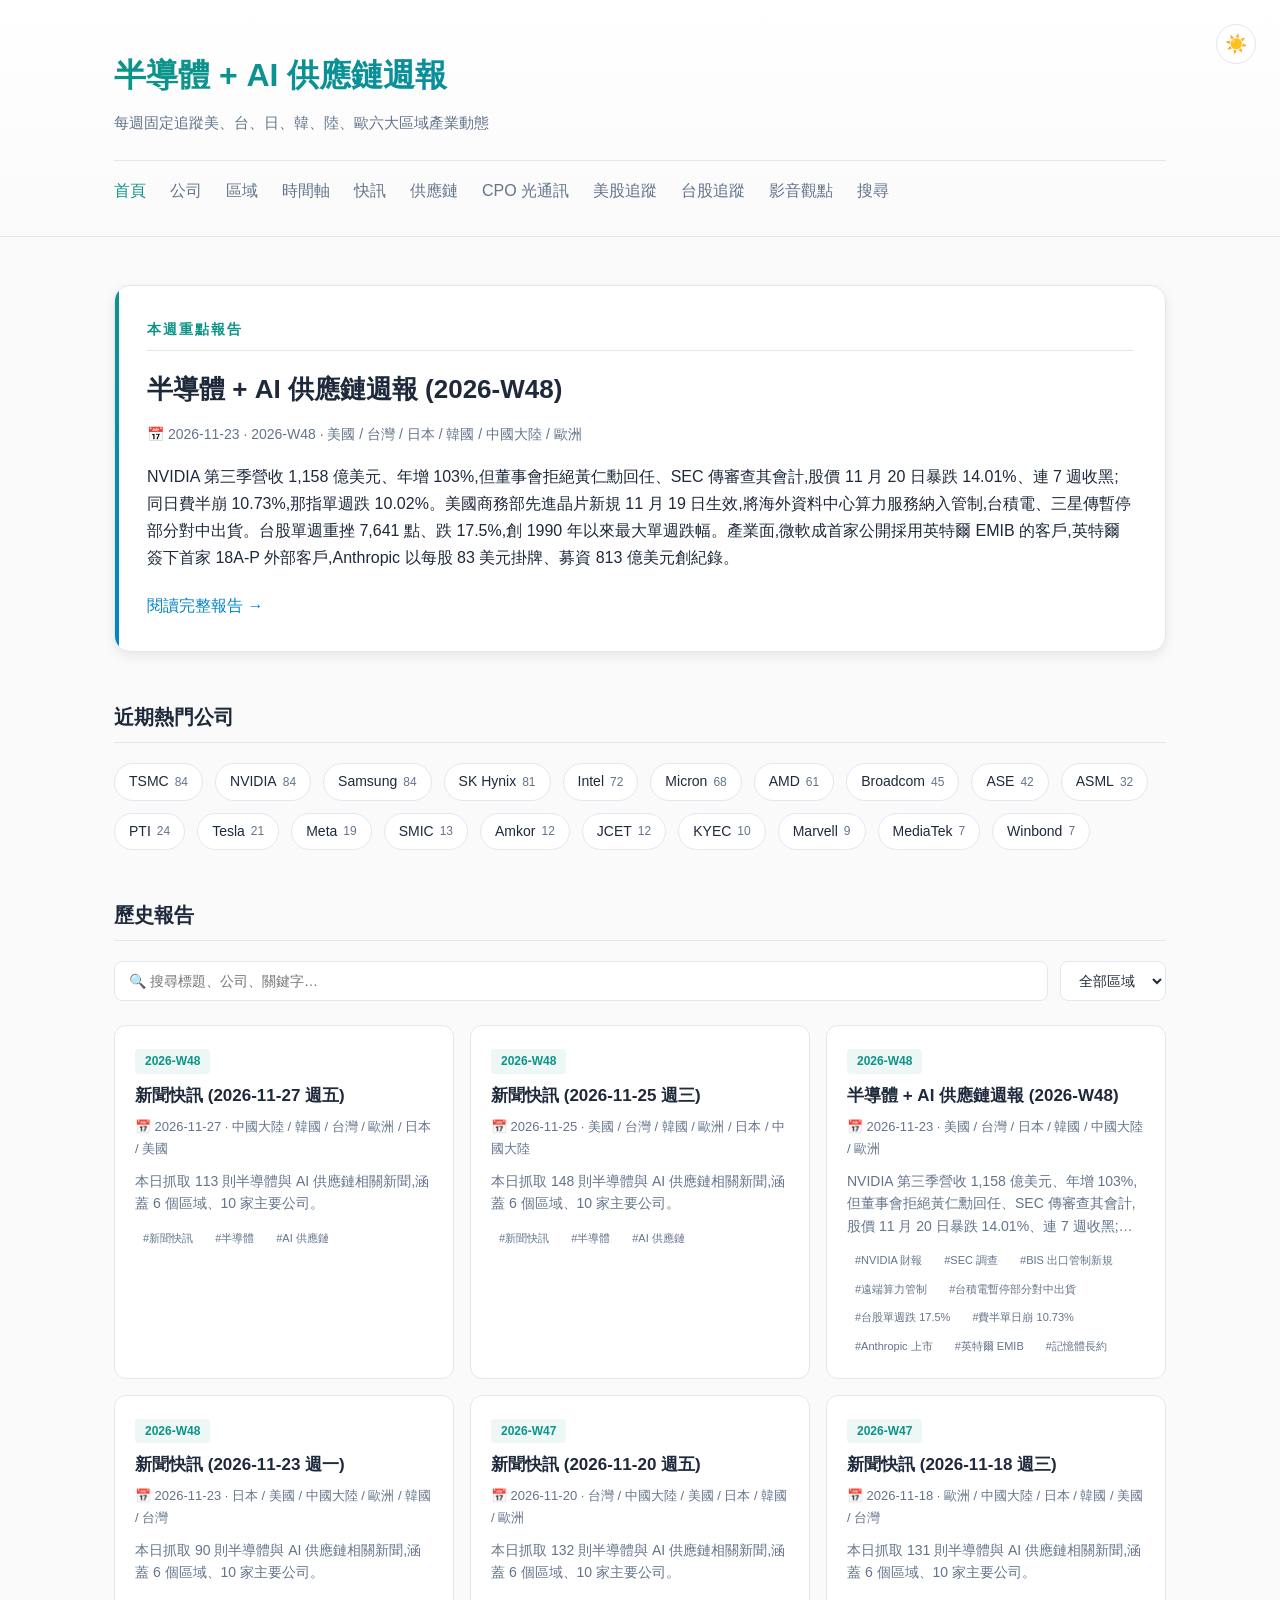
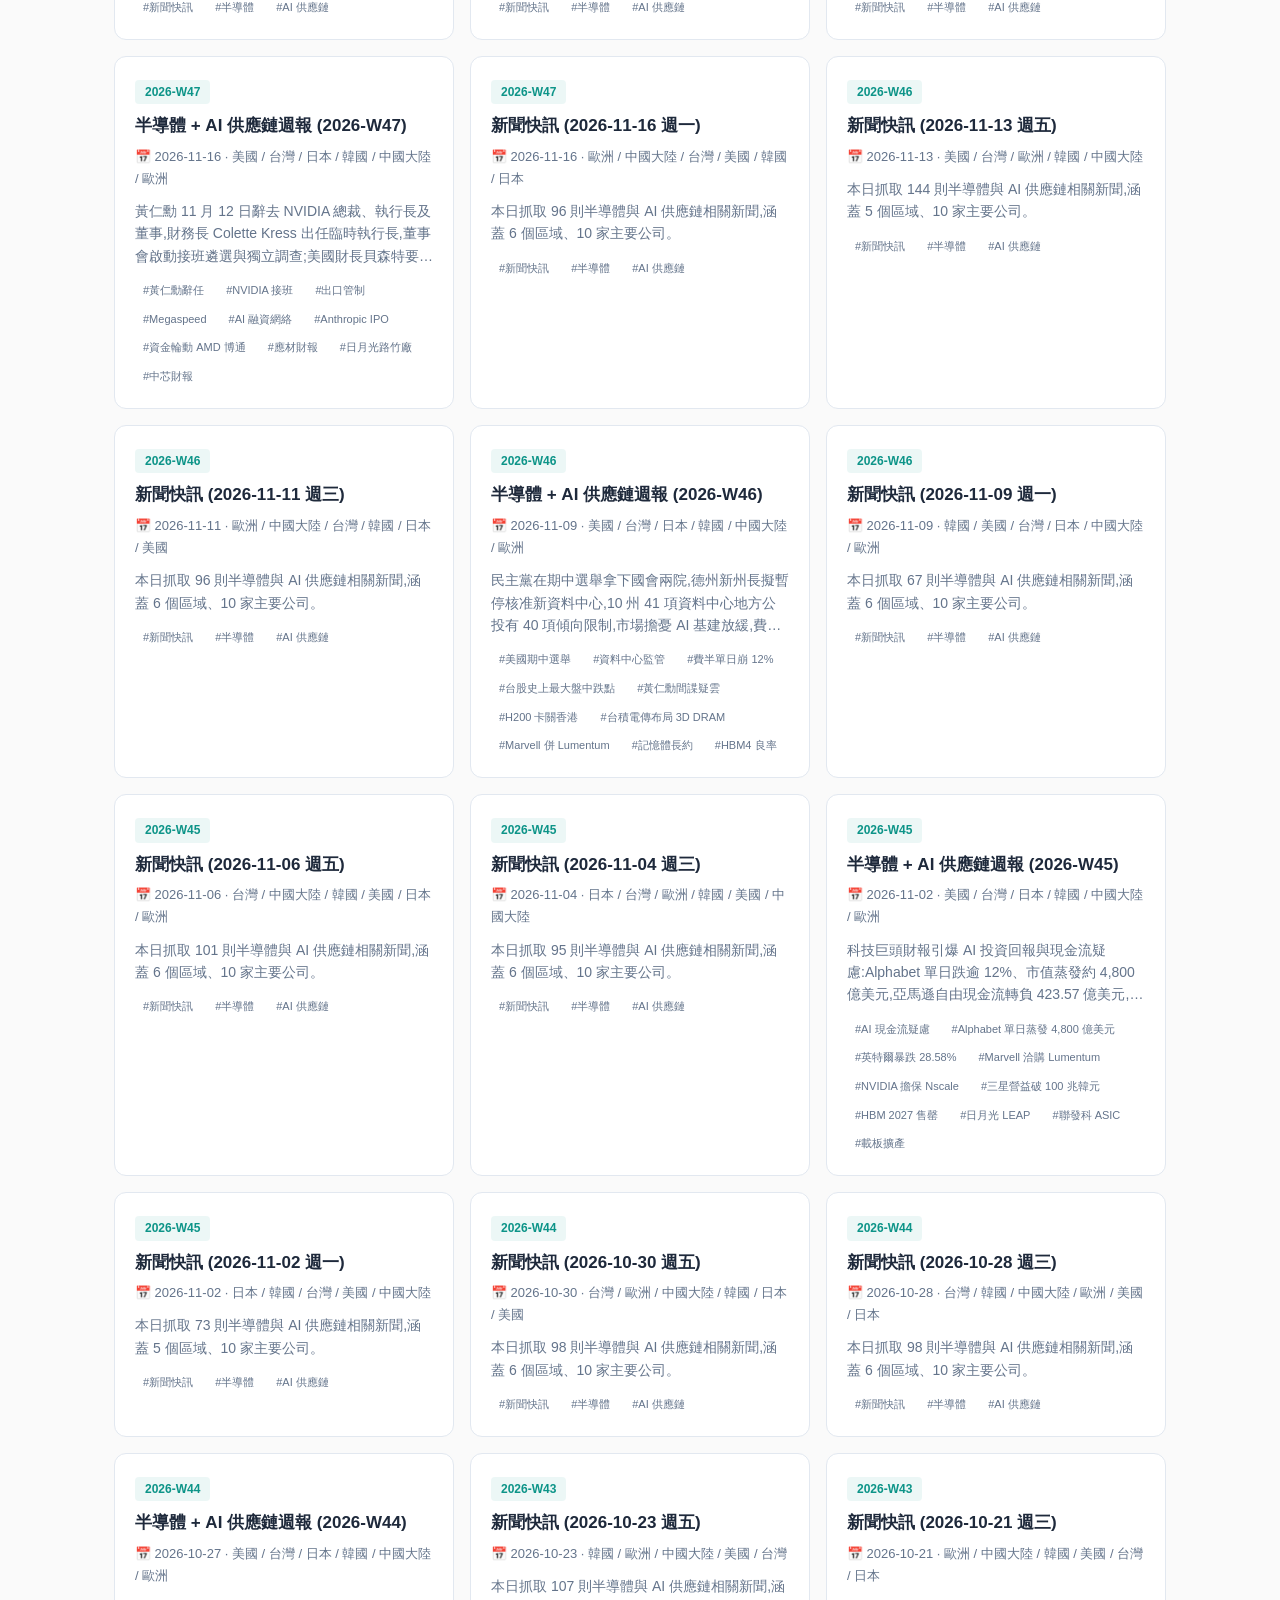
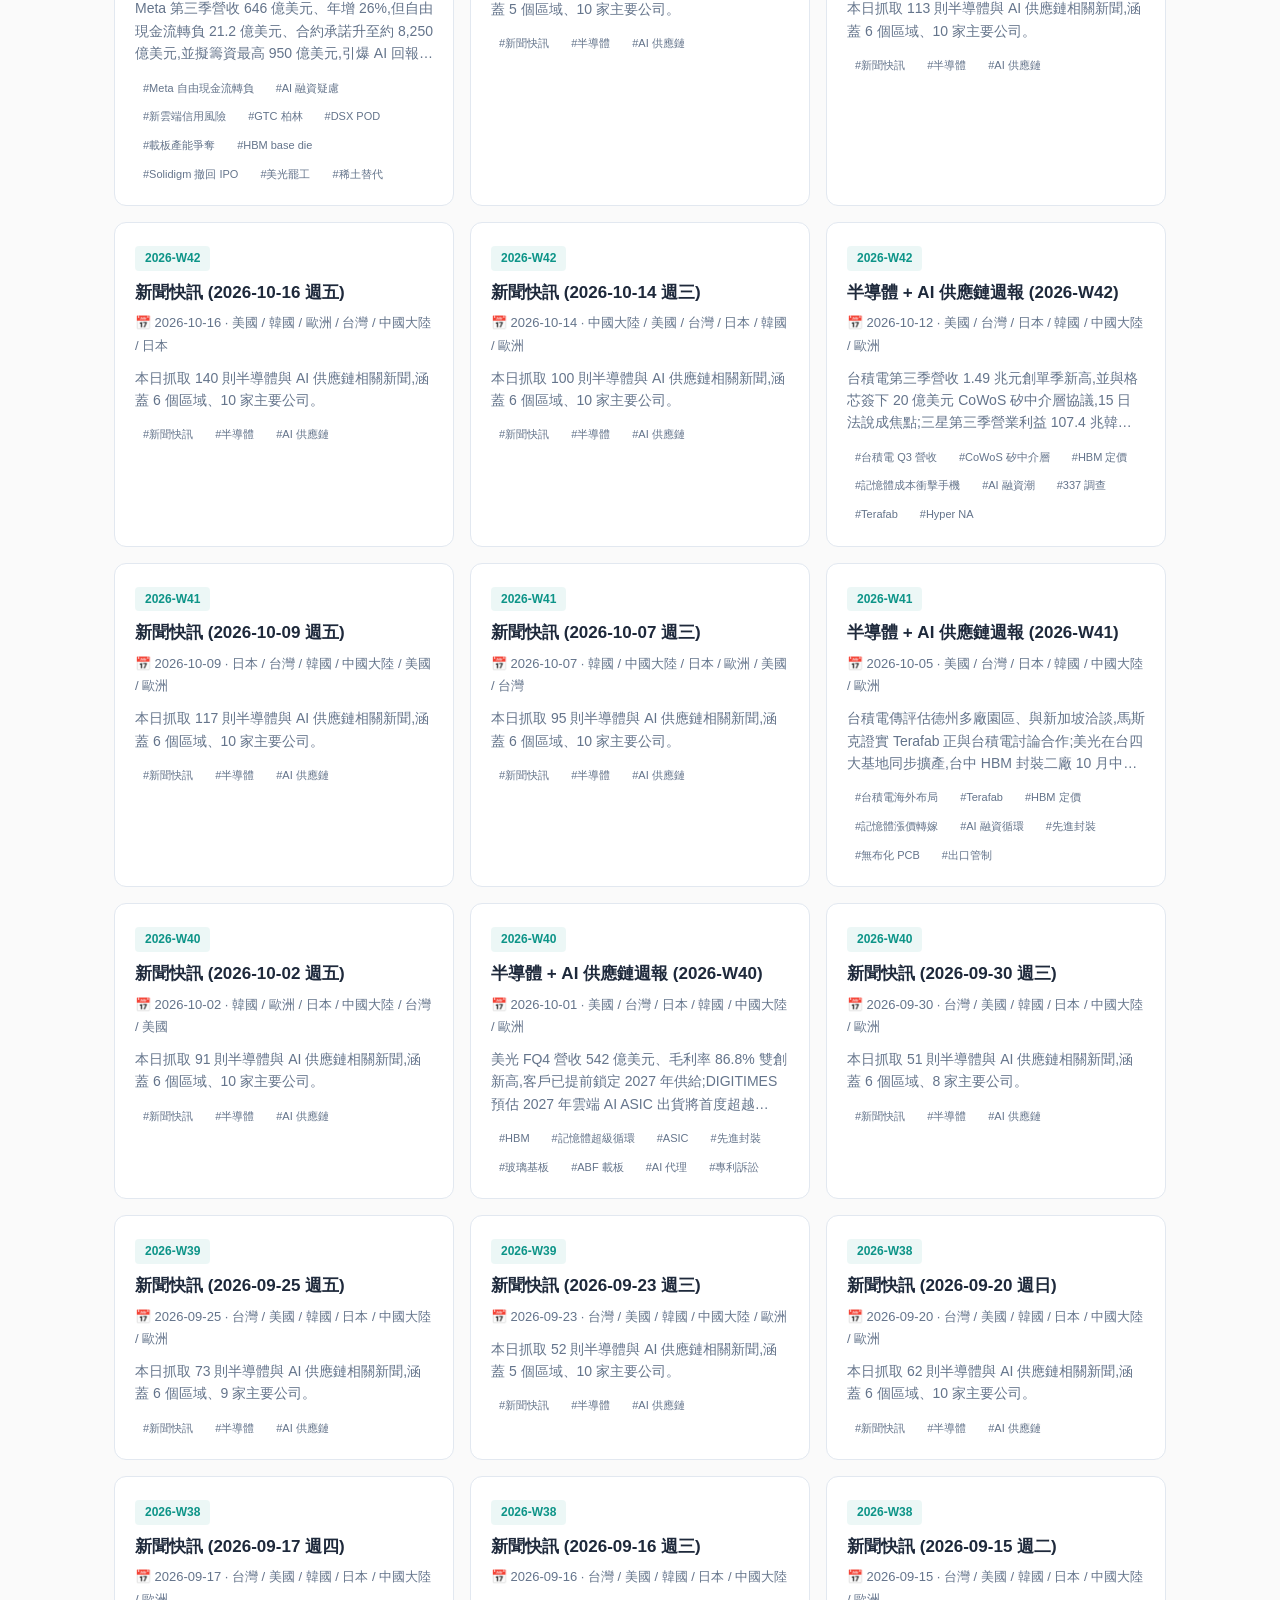
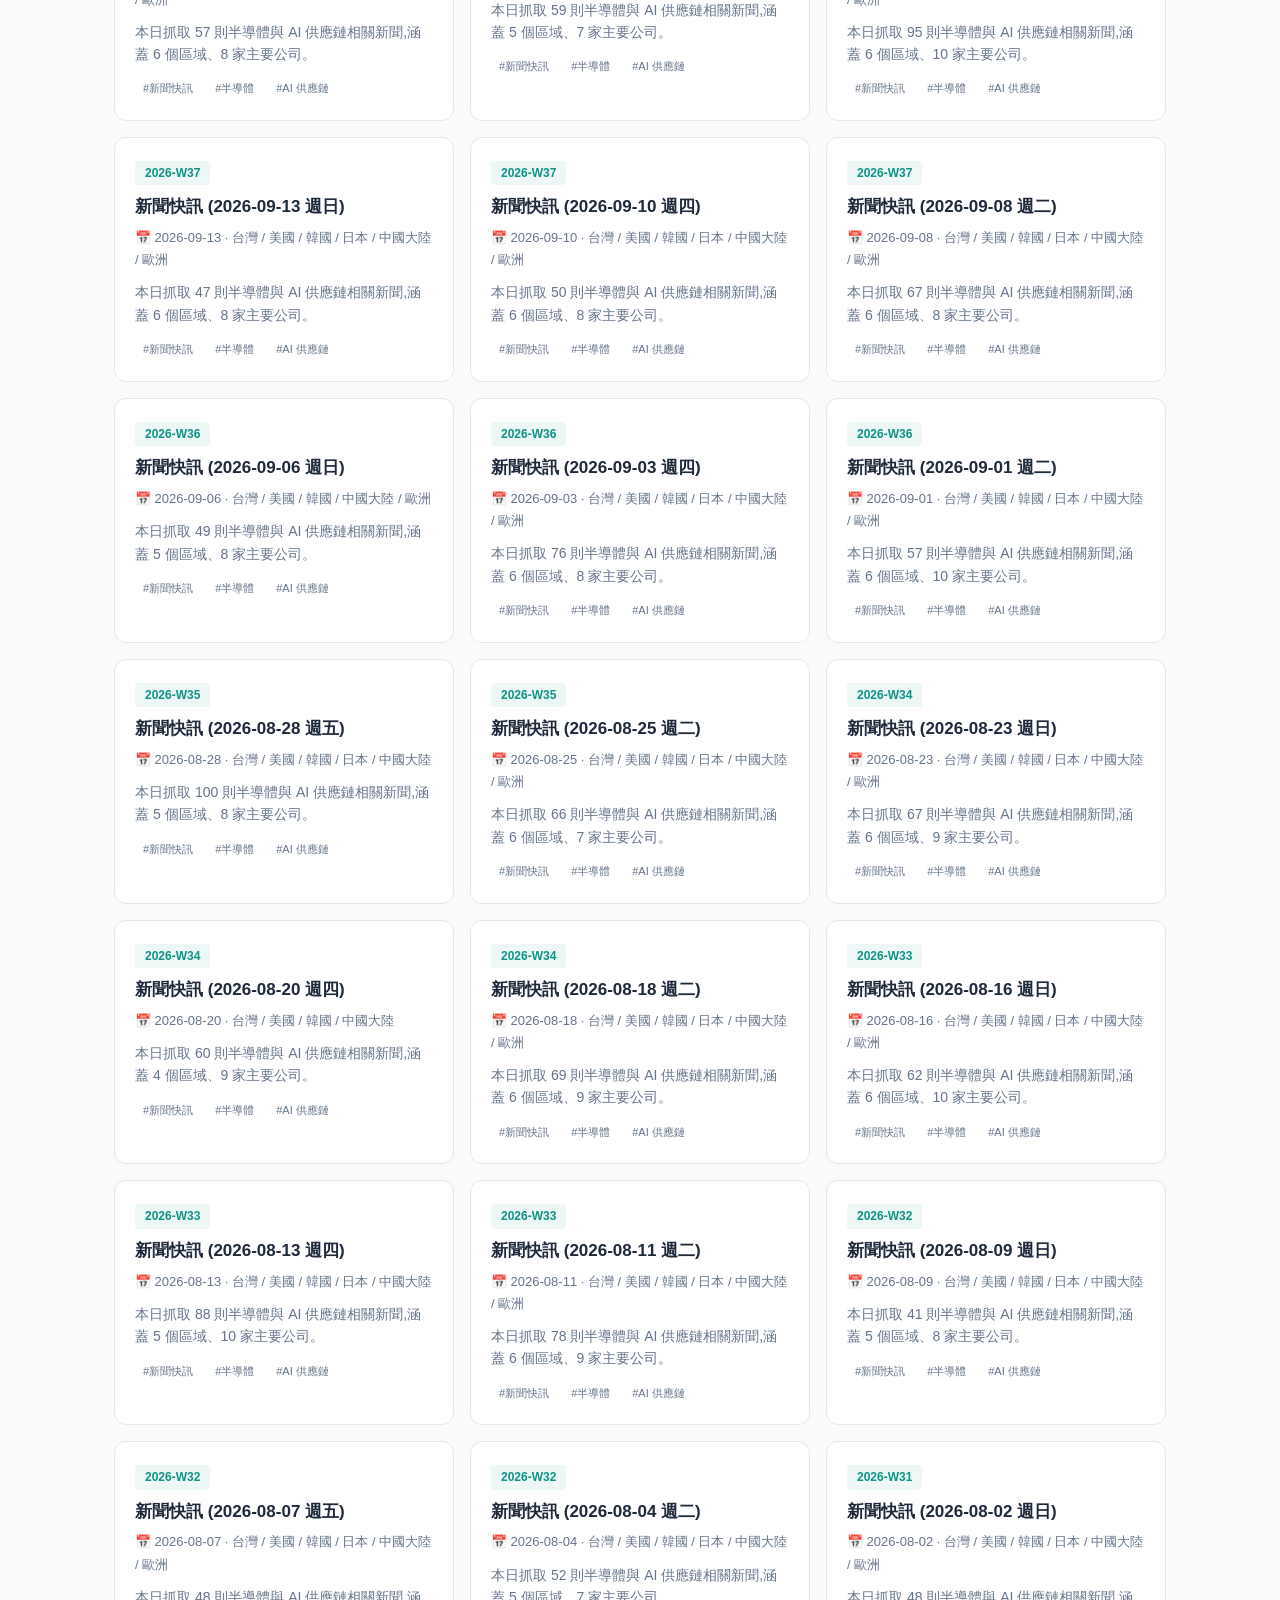
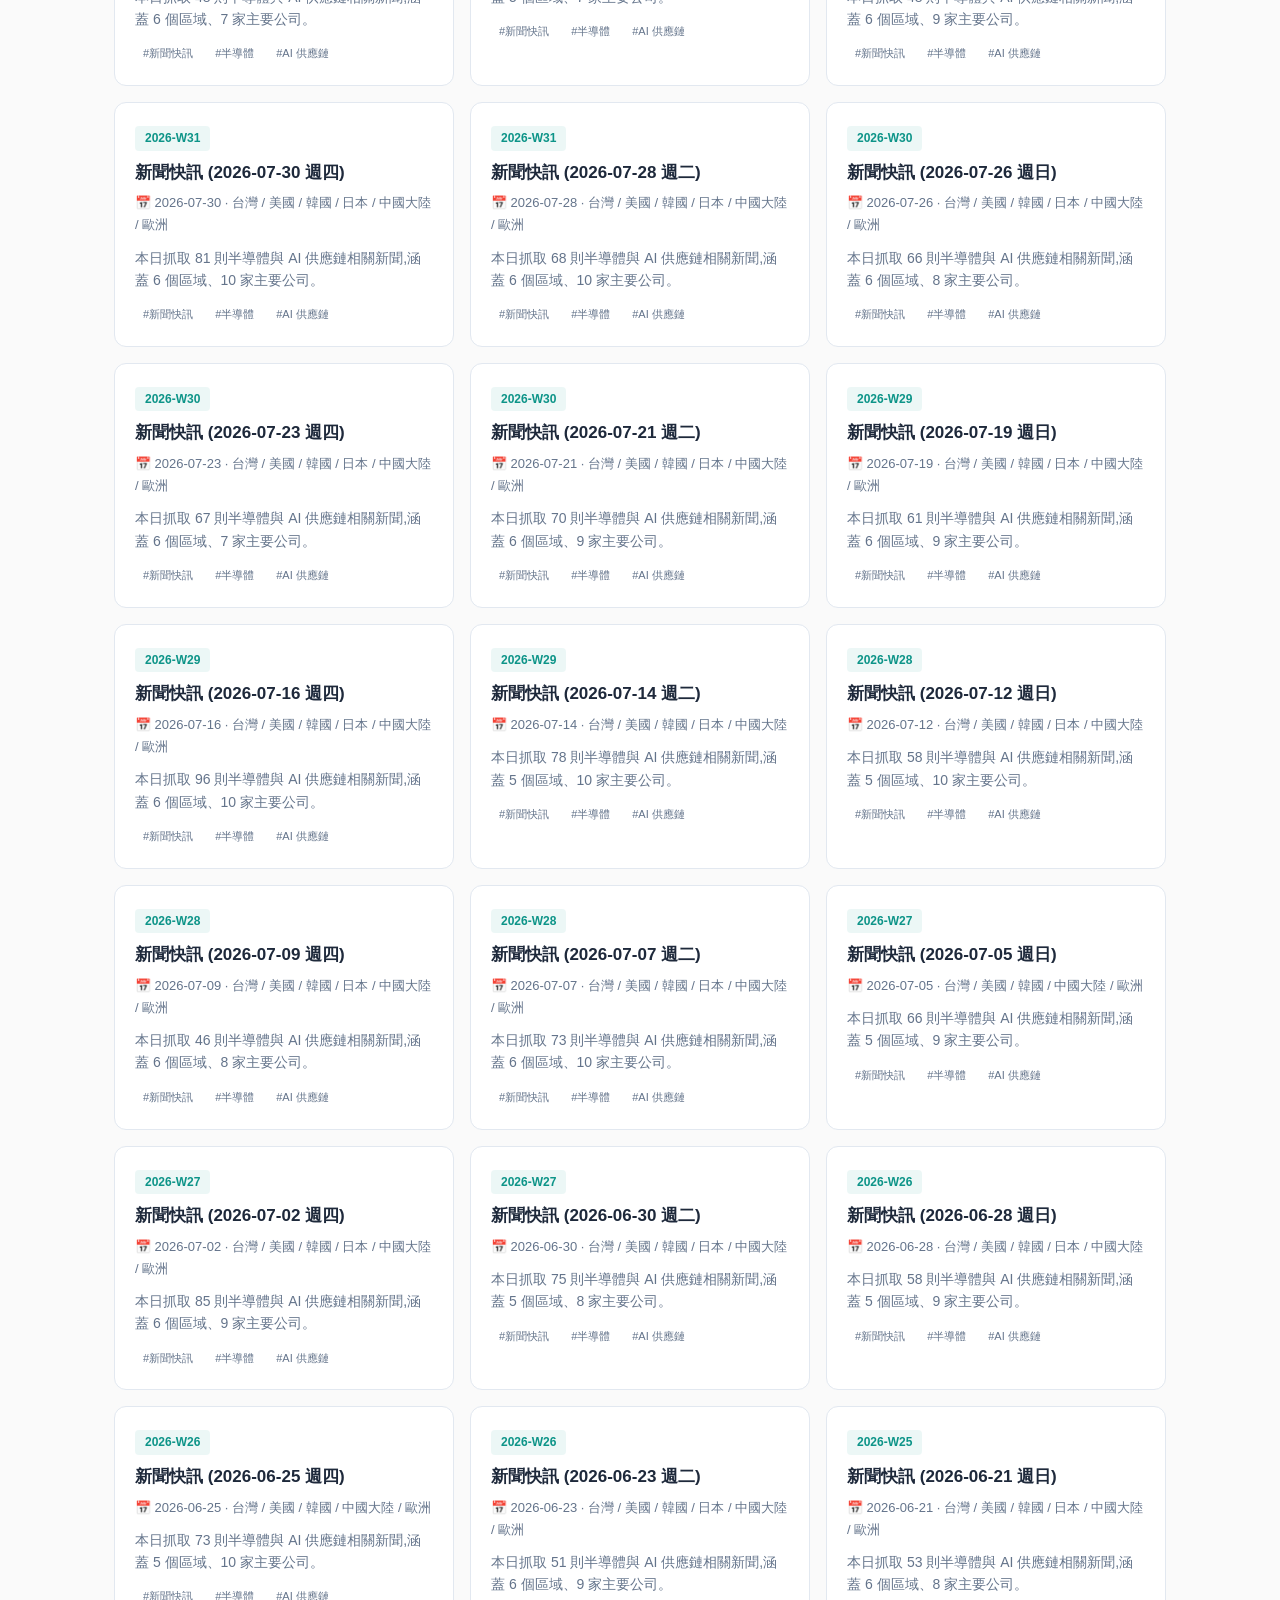
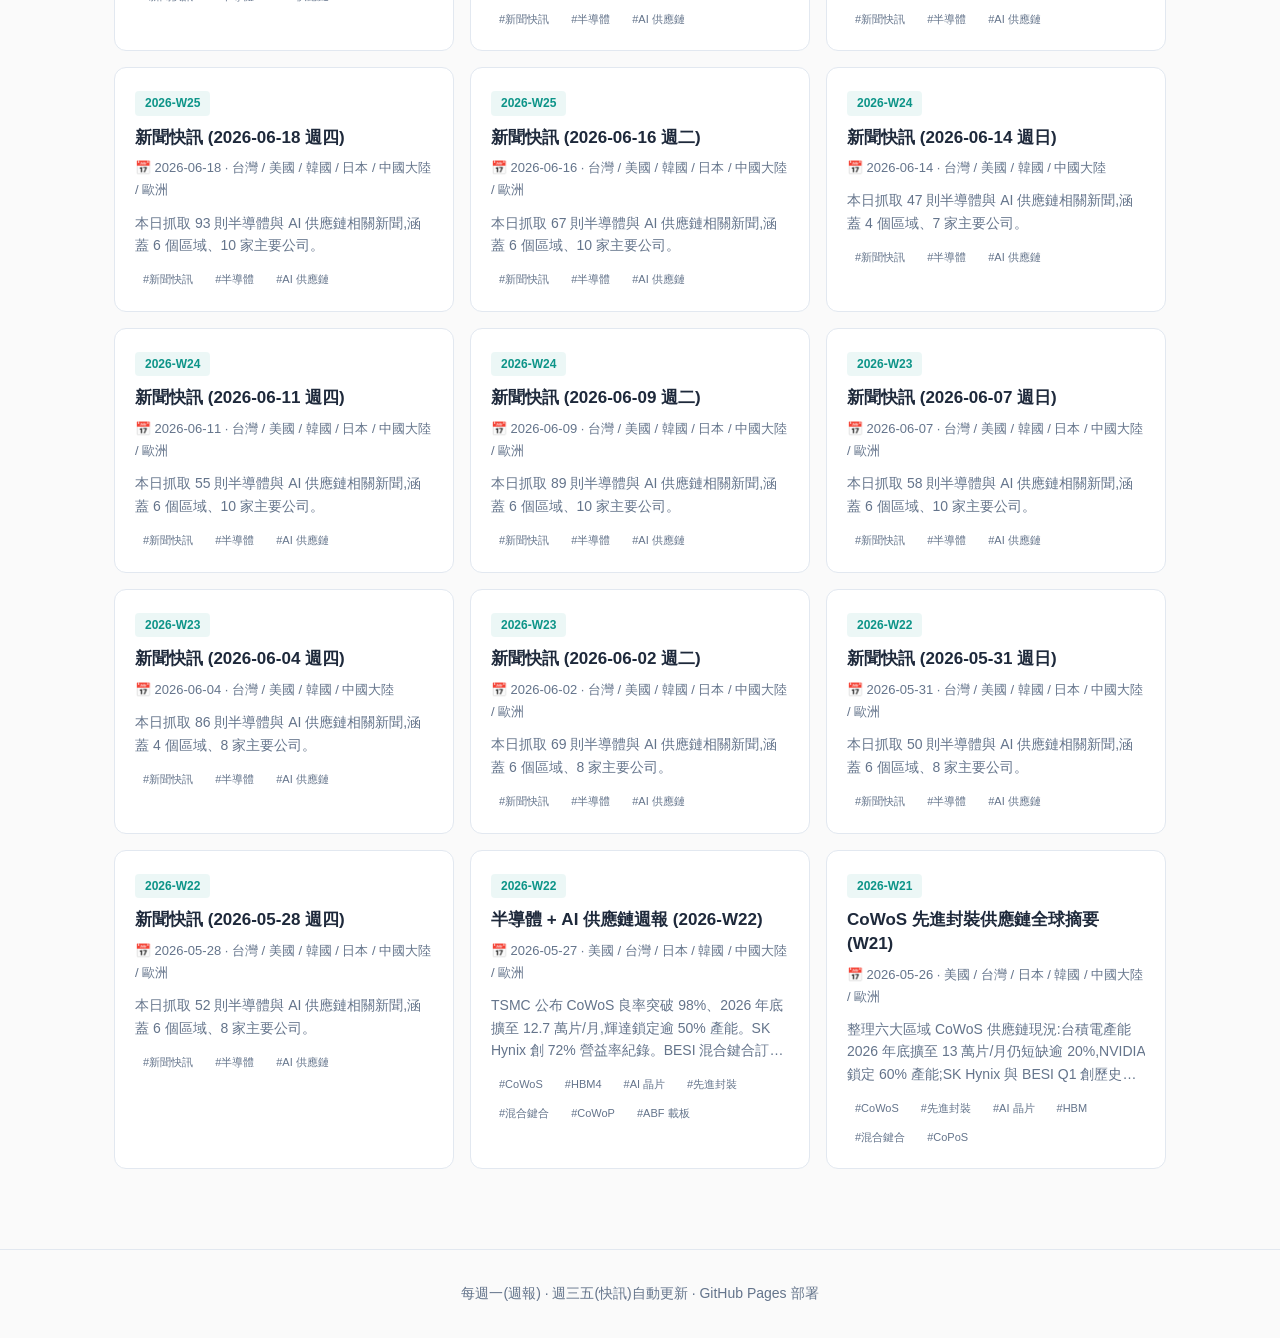
<file: index.html>
<!DOCTYPE html>
<html lang="zh-Hant">
<head>
<meta charset="UTF-8">
<meta name="viewport" content="width=device-width, initial-scale=1.0">
<title>半導體 + AI 供應鏈週報</title>
<link rel="stylesheet" href="assets/style.css">
<script src="assets/theme.js"></script>
</head>
<body>

<header class="hero">
  <div class="container">
    <button class="theme-toggle" onclick="toggleTheme()" aria-label="切換主題">
      <span class="icon-sun">☀️</span>
      <span class="icon-moon">🌙</span>
    </button>
    <h1>半導體 + AI 供應鏈週報</h1>
    <p class="tagline">每週固定追蹤美、台、日、韓、陸、歐六大區域產業動態</p>
    <nav>
      <a href="index.html" class="active">首頁</a>
      <a href="companies.html">公司</a>
      <a href="regions.html">區域</a>
      <a href="timeline.html">時間軸</a>
      <a href="briefs.html">快訊</a>
      <a href="supplychain.html">供應鏈</a>
      <a href="cpo.html">CPO 光通訊</a>
      <a href="usstocks.html">美股追蹤</a>
      <a href="twstocks.html">台股追蹤</a>
      <a href="videos.html">影音觀點</a>
      <a href="search.html">搜尋</a>
    </nav>
  </div>
</header>

<main class="container">

  <section id="latest" class="latest-card">
    <h2>本週重點報告</h2>
    <div id="latest-content">載入中…</div>
  </section>

  <section class="hot-companies">
    <h2>近期熱門公司</h2>
    <div id="company-cloud">載入中…</div>
  </section>

  <section class="archive">
    <h2>歷史報告</h2>
    <div class="filters">
      <input type="text" id="search-input" placeholder="🔍 搜尋標題、公司、關鍵字…">
      <select id="region-filter">
        <option value="">全部區域</option>
        <option>美國</option>
        <option>台灣</option>
        <option>日本</option>
        <option>韓國</option>
        <option>中國大陸</option>
        <option>歐洲</option>
      </select>
    </div>
    <div id="article-list">載入中…</div>
  </section>

</main>

<footer>
  <div class="container">
    <p>每週一(週報) · 週三五(快訊)自動更新 · GitHub Pages 部署</p>
  </div>
</footer>

<script src="assets/app.js"></script>
</body>
</html>
</file>
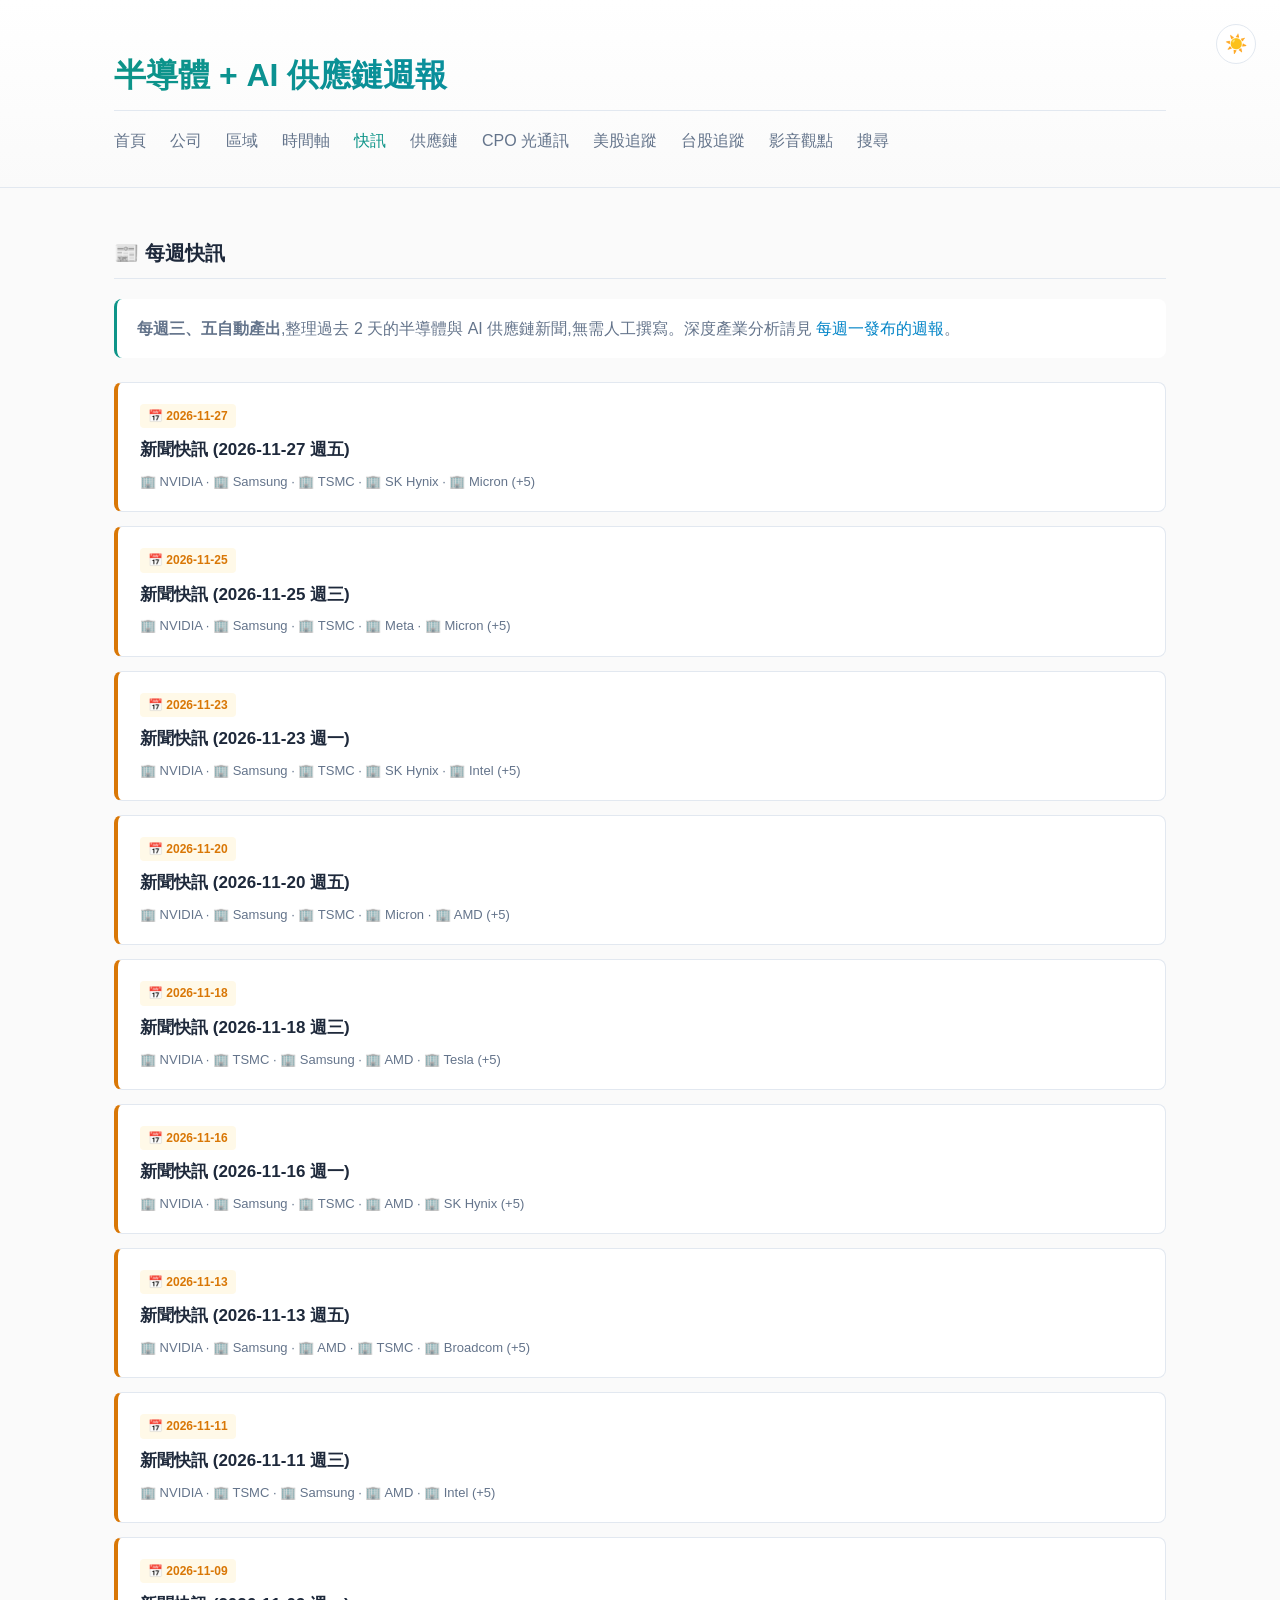
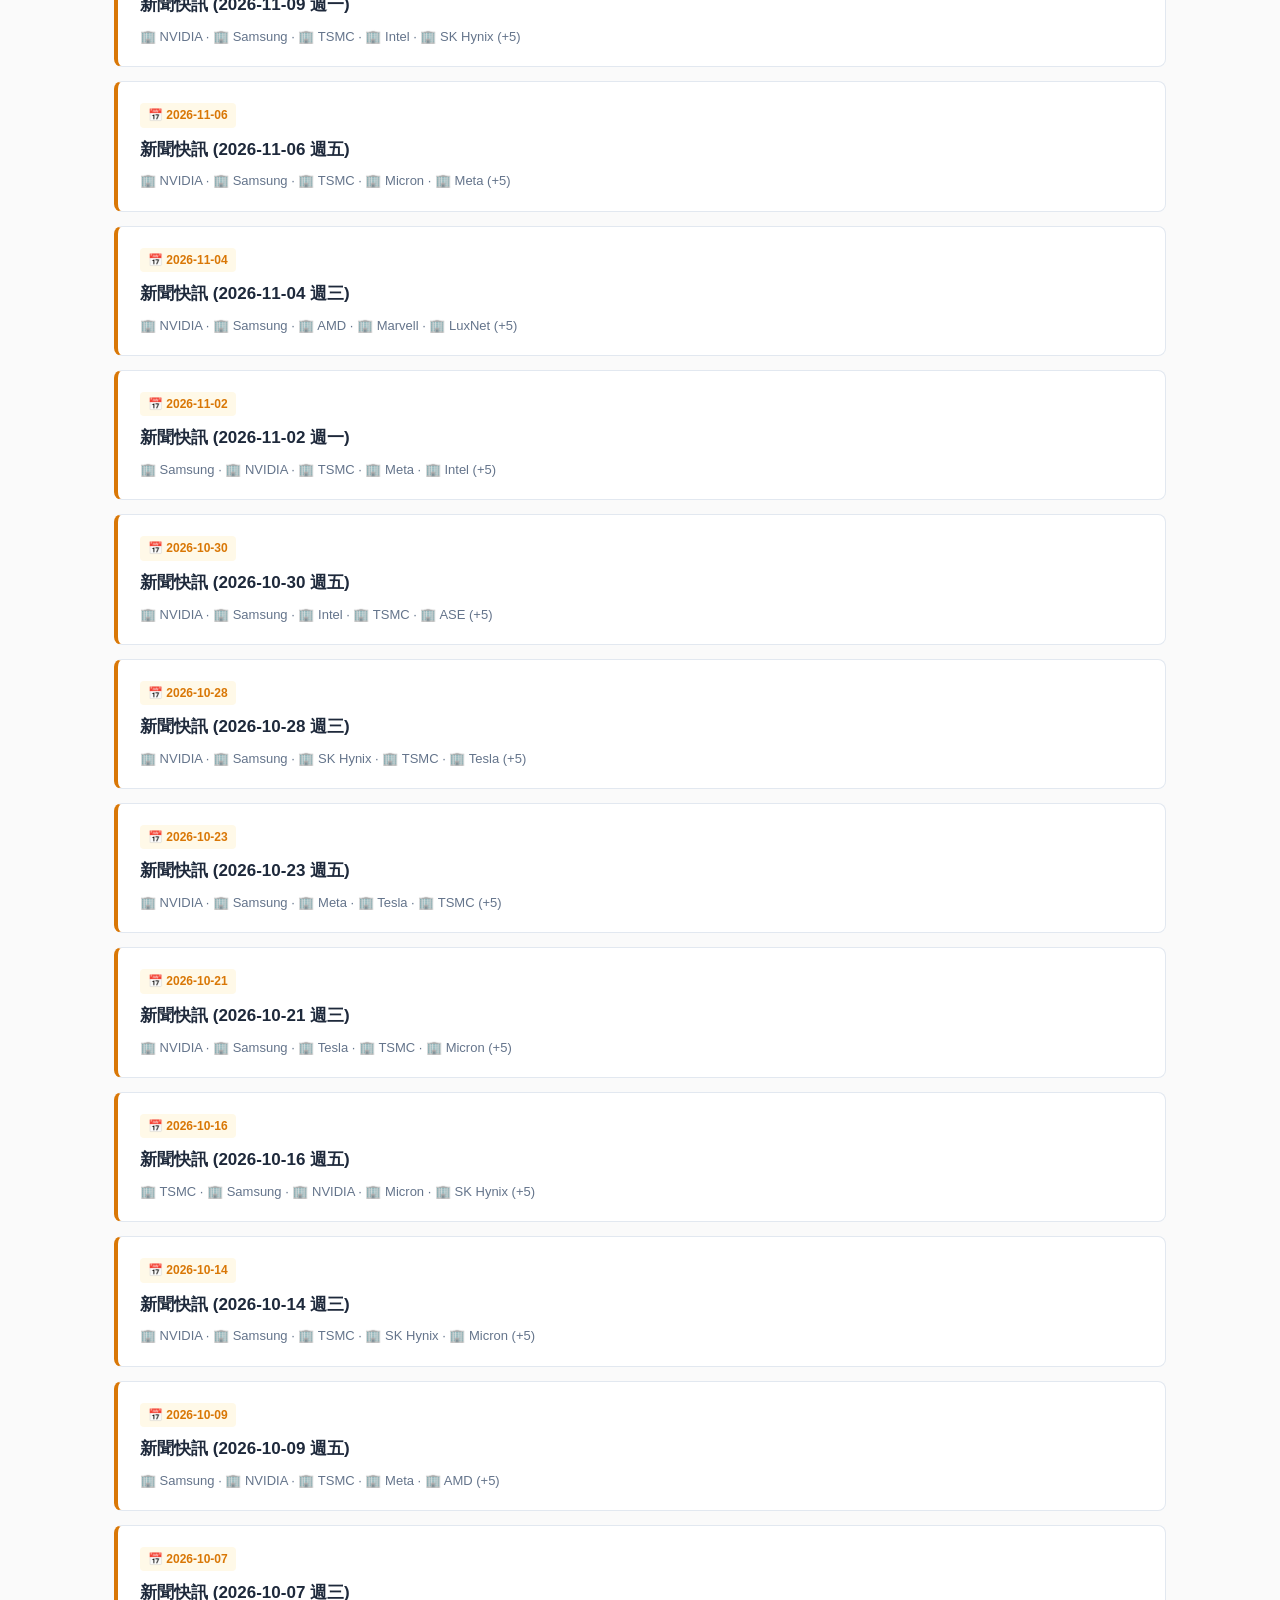
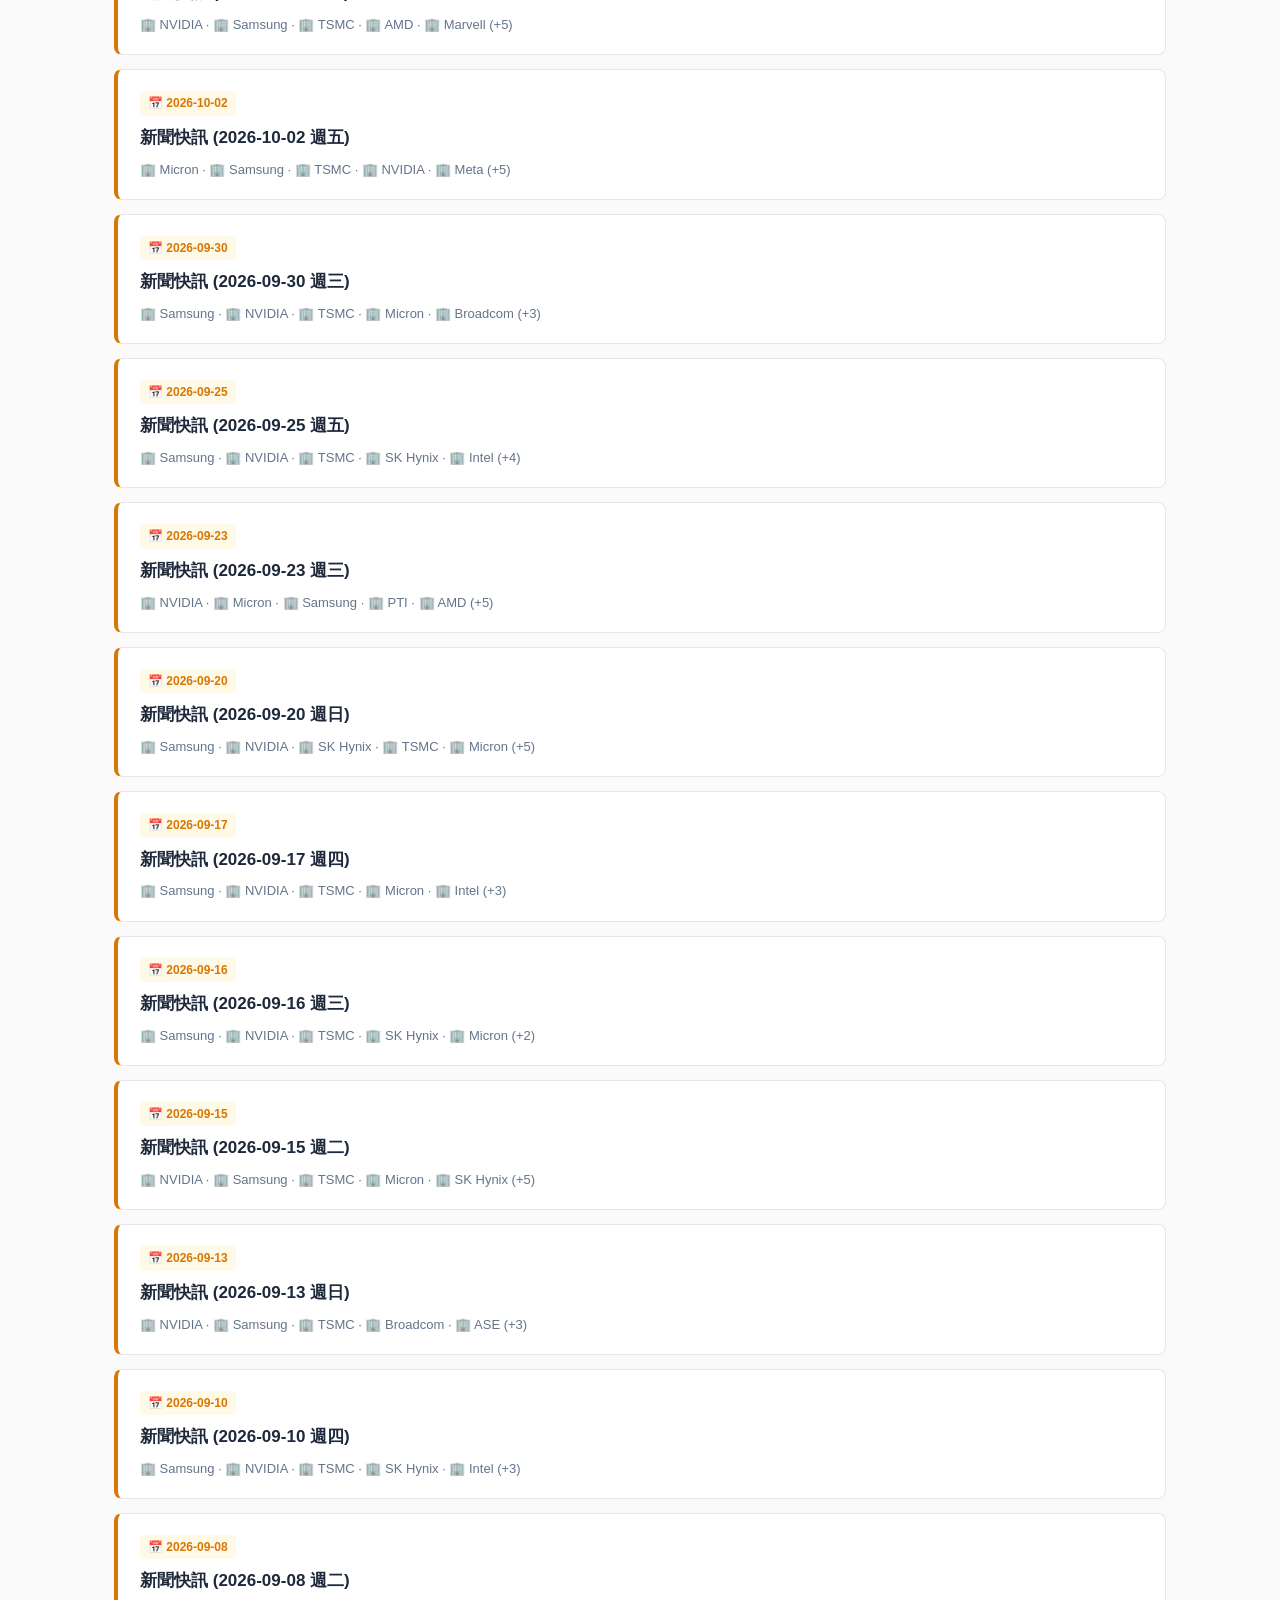
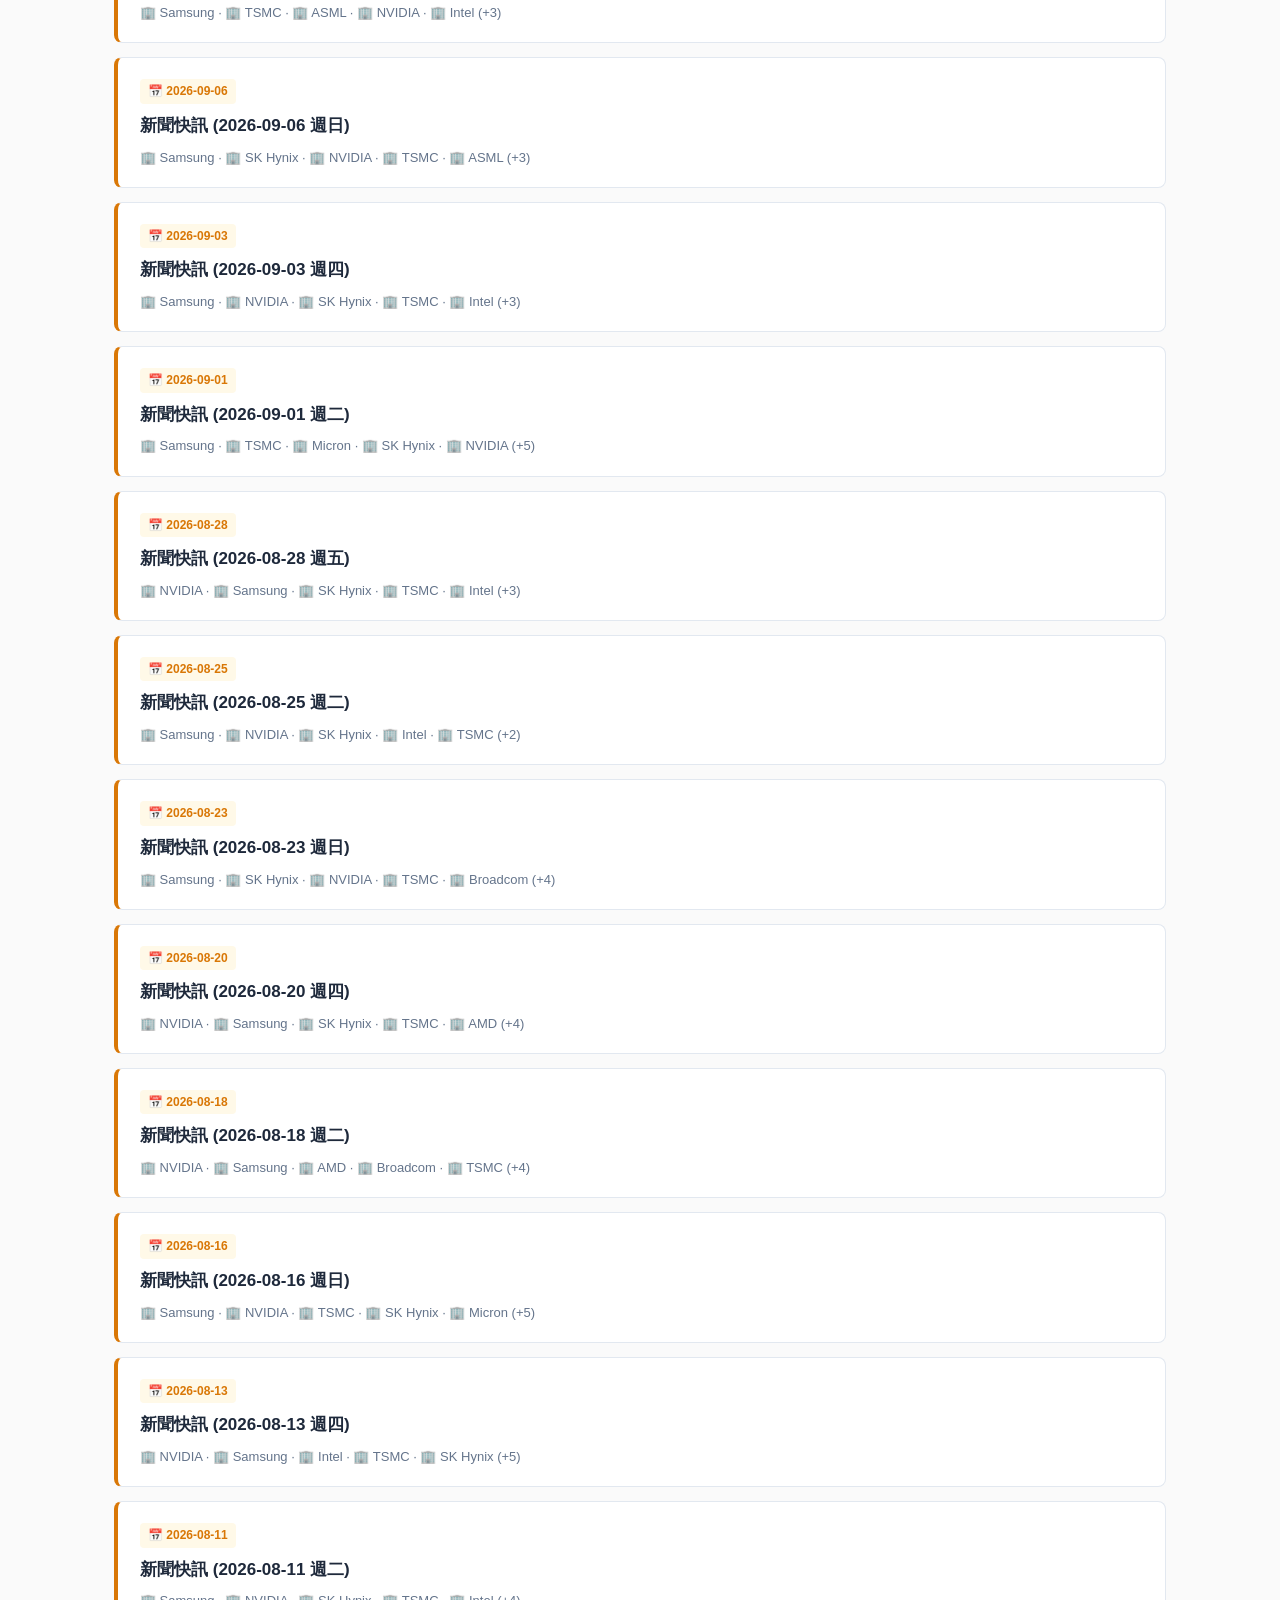
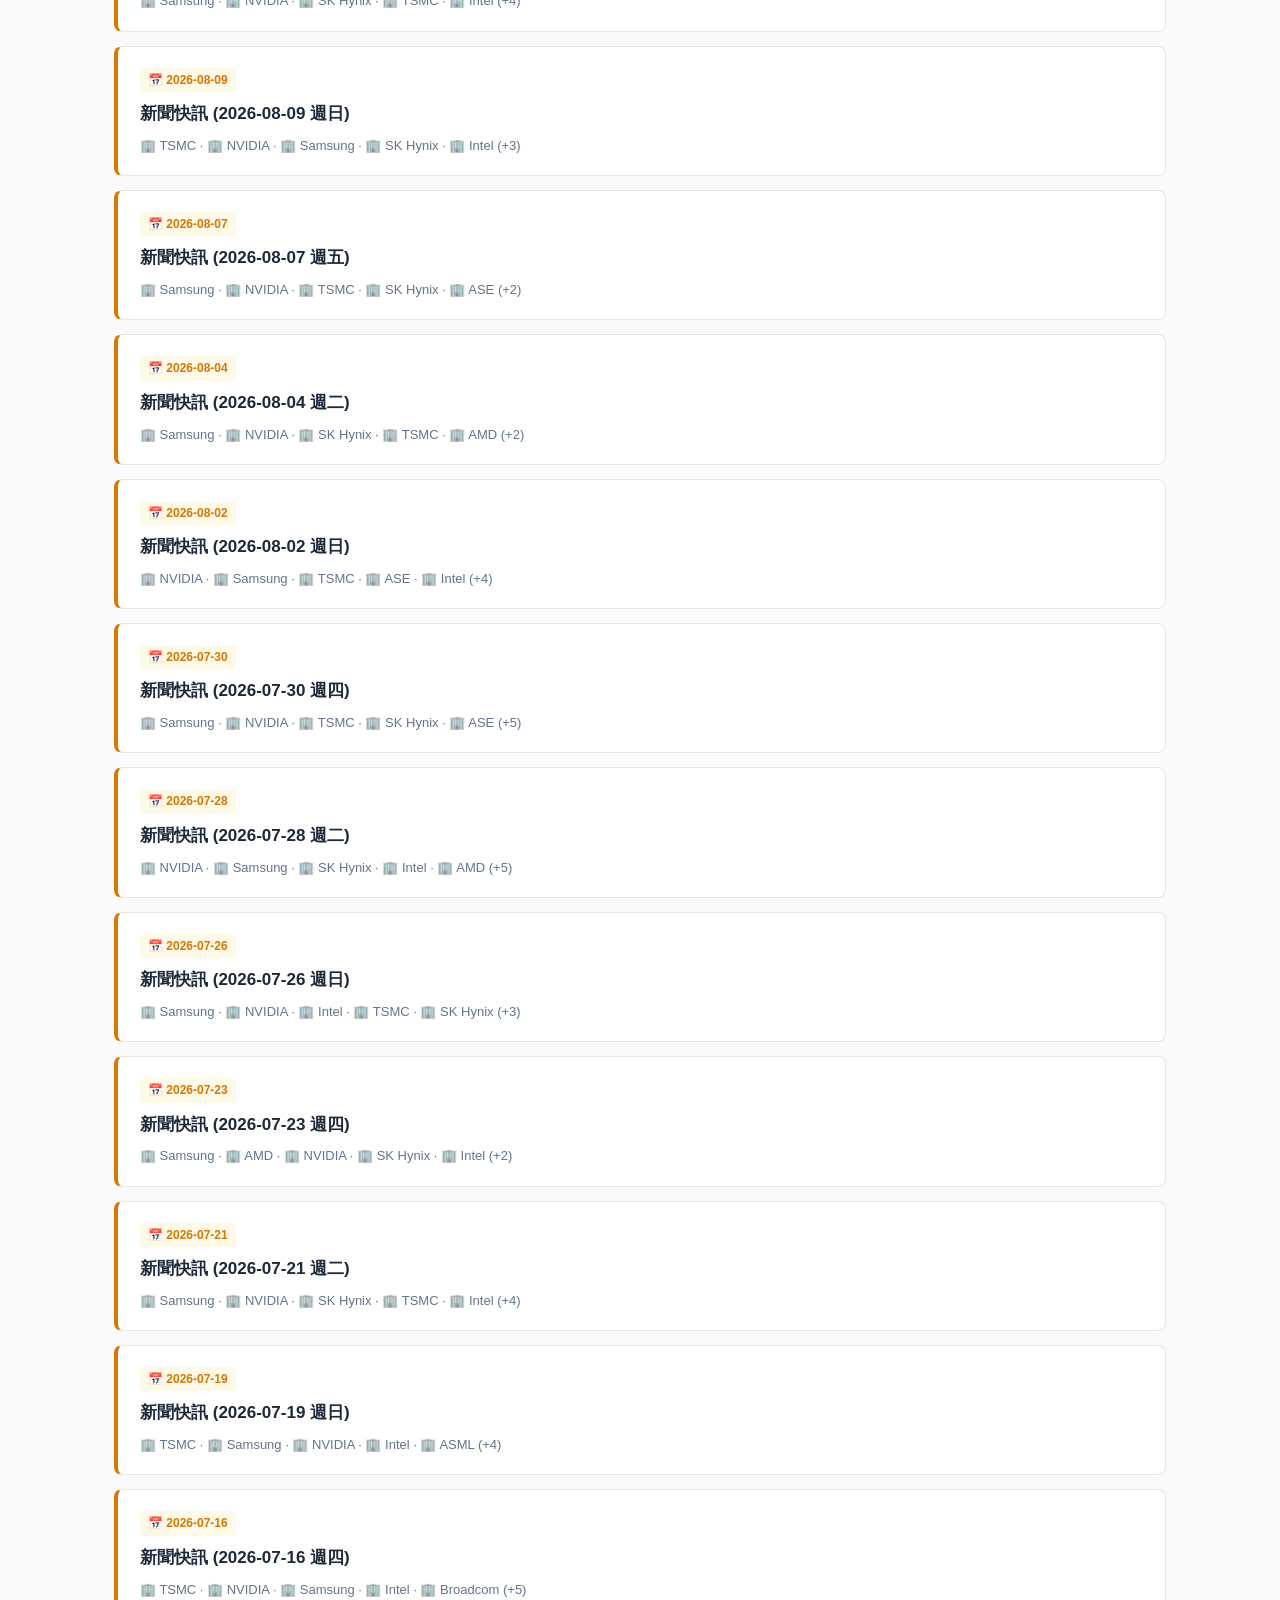
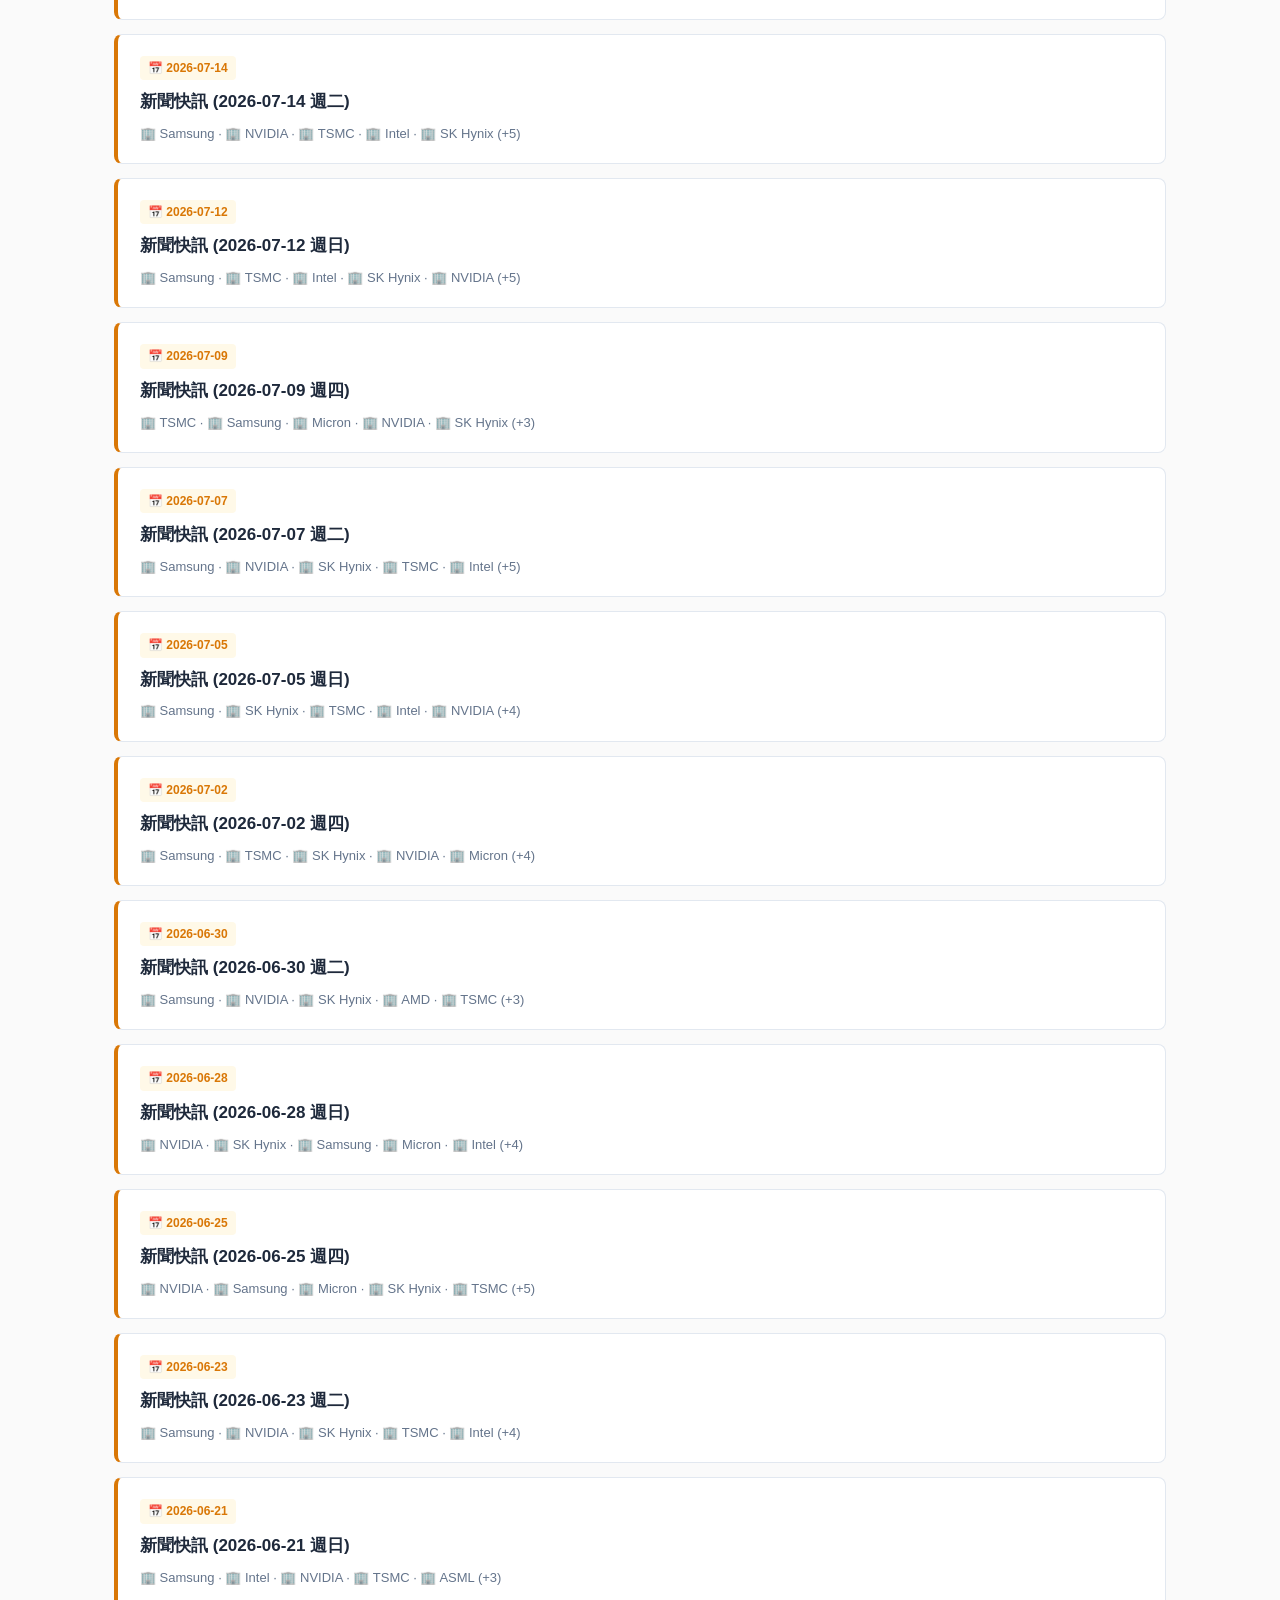
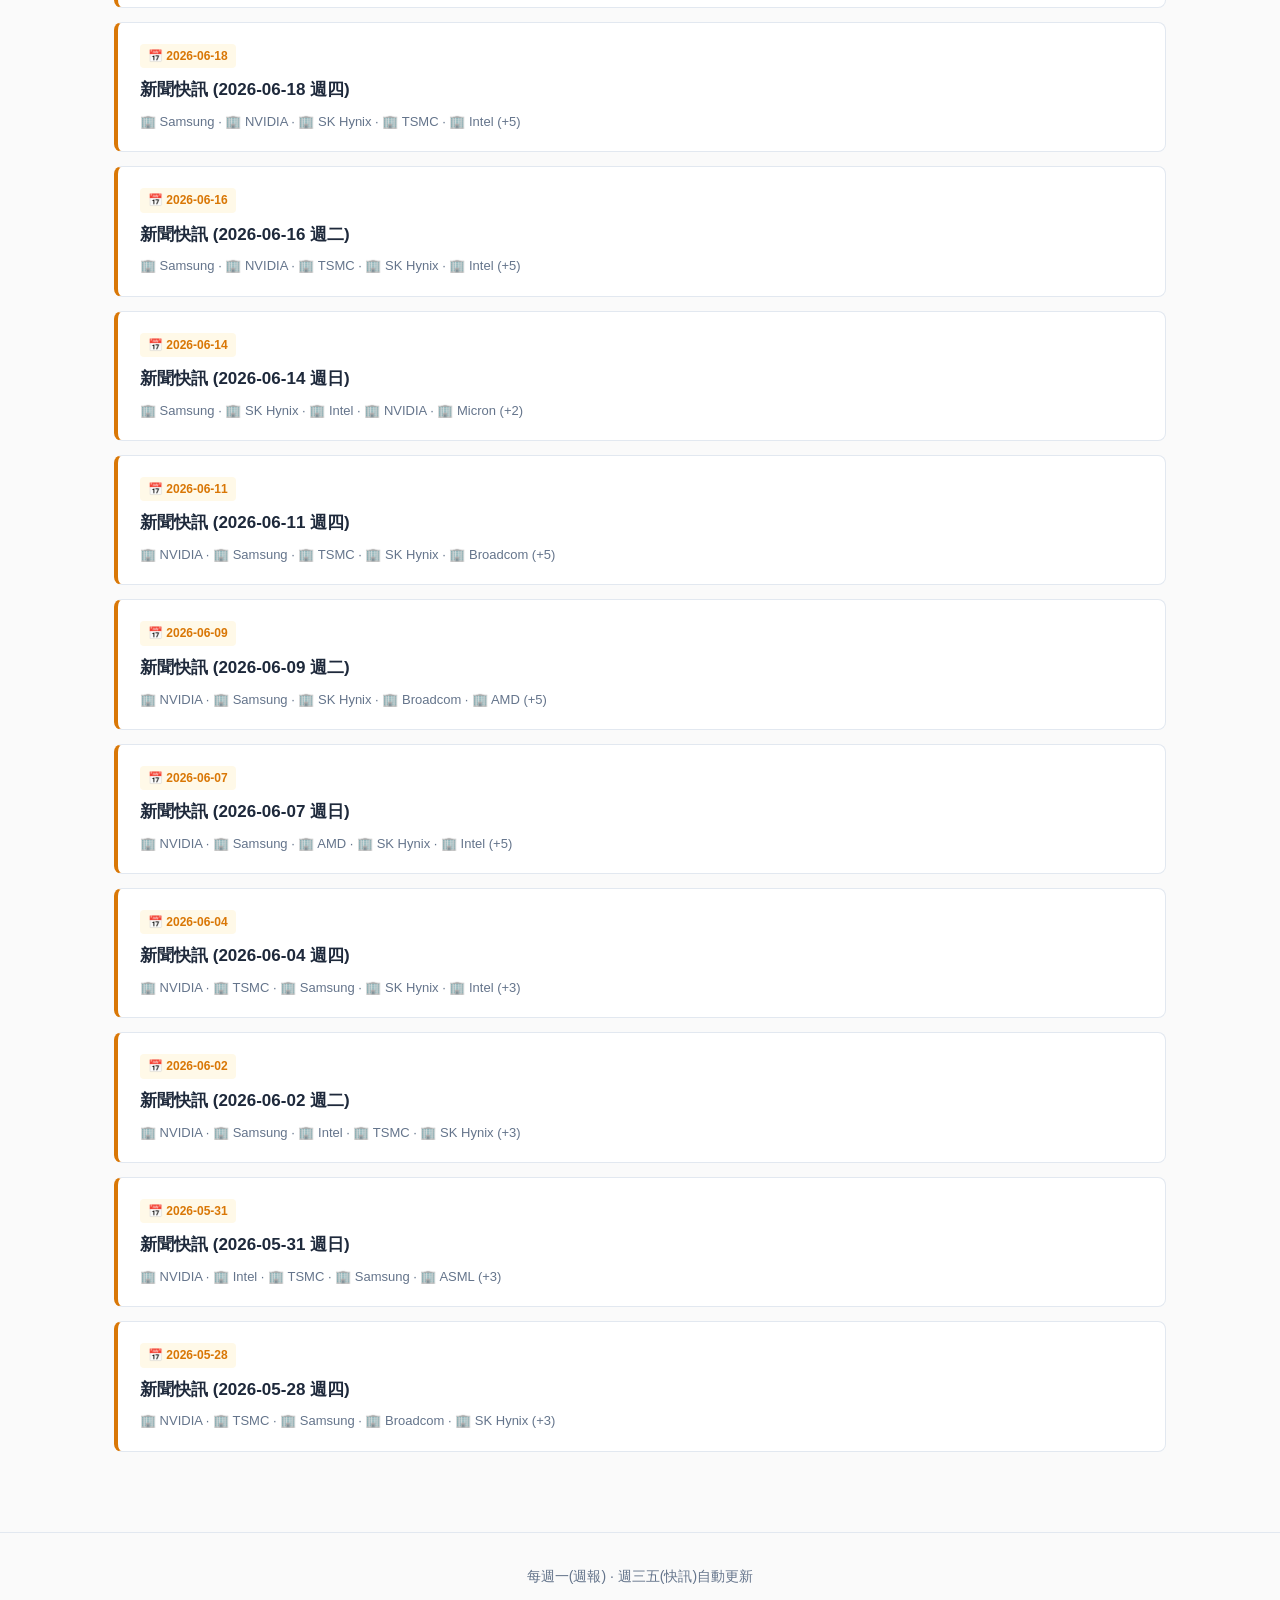
<file: briefs.html>
<!DOCTYPE html>
<html lang="zh-Hant">
<head>
<meta charset="UTF-8">
<meta name="viewport" content="width=device-width, initial-scale=1.0">
<title>新聞快訊 - 半導體週報</title>
<link rel="stylesheet" href="assets/style.css">
<script src="assets/theme.js"></script>
<style>
.brief-card {
  background: var(--bg-card);
  border: 1px solid var(--border);
  border-left: 4px solid var(--accent-warm);
  border-radius: 8px;
  padding: 18px 22px;
  margin-bottom: 14px;
  transition: all 0.2s;
}
.brief-card:hover {
  border-color: var(--accent-warm);
  transform: translateX(2px);
}
.brief-date {
  display: inline-block;
  padding: 2px 8px;
  background: rgba(251, 191, 36, 0.1);
  color: var(--accent-warm);
  border-radius: 4px;
  font-size: 12px;
  font-weight: 600;
  margin-bottom: 8px;
}
.brief-title { font-size: 17px; margin-bottom: 6px; }
.brief-title a { color: var(--text); }
.brief-title a:hover { color: var(--accent-warm); }
.brief-meta { color: var(--text-dim); font-size: 13px; }
.intro {
  background: var(--bg-card);
  border-left: 3px solid var(--accent);
  padding: 16px 20px;
  border-radius: 8px;
  margin-bottom: 24px;
  color: var(--text-dim);
}
</style>
</head>
<body>

<header class="hero">
  <div class="container">
    <button class="theme-toggle" onclick="toggleTheme()" aria-label="切換主題">
      <span class="icon-sun">☀️</span>
      <span class="icon-moon">🌙</span>
    </button>
    <h1>半導體 + AI 供應鏈週報</h1>
    <nav>
      <a href="index.html">首頁</a>
      <a href="companies.html">公司</a>
      <a href="regions.html">區域</a>
      <a href="timeline.html">時間軸</a>
      <a href="briefs.html" class="active">快訊</a>
      <a href="supplychain.html">供應鏈</a>
      <a href="cpo.html">CPO 光通訊</a>
      <a href="usstocks.html">美股追蹤</a>
      <a href="twstocks.html">台股追蹤</a>
      <a href="videos.html">影音觀點</a>
      <a href="search.html">搜尋</a>
    </nav>
  </div>
</header>

<main class="container">
  <section>
    <h2>📰 每週快訊</h2>
    <div class="intro">
      <strong>每週三、五自動產出</strong>,整理過去 2 天的半導體與 AI 供應鏈新聞,無需人工撰寫。深度產業分析請見 <a href="index.html">每週一發布的週報</a>。
    </div>
    <div id="brief-list">載入中…</div>
  </section>
</main>

<footer><div class="container"><p>每週一(週報) · 週三五(快訊)自動更新</p></div></footer>

<script>
async function loadBriefs() {
  try {
    const db = await (await fetch('data/db.json')).json();
    const briefs = (db.articles || []).filter(a => a.category === '新聞快訊');

    if (!briefs.length) {
      document.getElementById('brief-list').innerHTML =
        '<p style="color:var(--text-dim)">尚無快訊 (週三/週五自動產出)</p>';
      return;
    }

    document.getElementById('brief-list').innerHTML = briefs.map(a => `
      <article class="brief-card">
        <span class="brief-date">📅 ${a.date}</span>
        <h3 class="brief-title">
          <a href="article.html?slug=${encodeURIComponent(a.slug)}">${a.title}</a>
        </h3>
        <div class="brief-meta">
          ${(a.companies || []).slice(0,5).map(c => `🏢 ${c}`).join(' · ')}
          ${(a.companies || []).length > 5 ? `(+${a.companies.length - 5})` : ''}
        </div>
      </article>
    `).join('');
  } catch (err) {
    document.getElementById('brief-list').innerHTML =
      '<p style="color:var(--danger)">載入失敗</p>';
    console.error(err);
  }
}

loadBriefs();
</script>
</body>
</html>
</file>
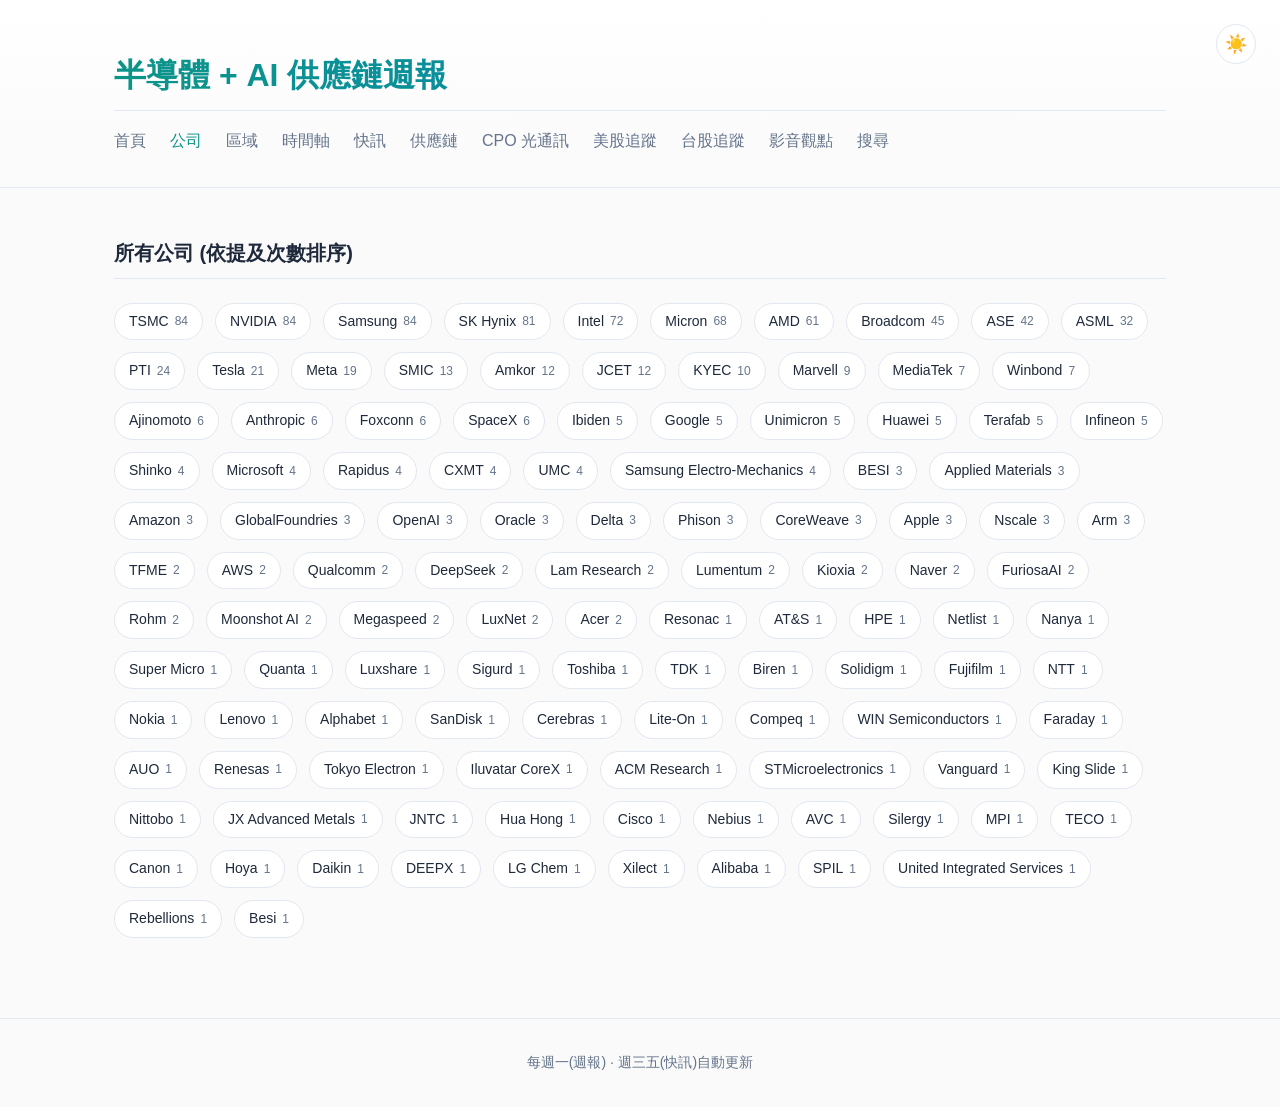
<file: companies.html>
<!DOCTYPE html>
<html lang="zh-Hant">
<head>
<meta charset="UTF-8">
<meta name="viewport" content="width=device-width, initial-scale=1.0">
<title>公司列表 - 半導體週報</title>
<link rel="stylesheet" href="assets/style.css">
<script src="assets/theme.js"></script>
</head>
<body>

<header class="hero">
  <div class="container">
    <button class="theme-toggle" onclick="toggleTheme()" aria-label="切換主題">
      <span class="icon-sun">☀️</span>
      <span class="icon-moon">🌙</span>
    </button>
    <h1>半導體 + AI 供應鏈週報</h1>
    <nav>
      <a href="index.html">首頁</a>
      <a href="companies.html" class="active">公司</a>
      <a href="regions.html">區域</a>
      <a href="timeline.html">時間軸</a>
      <a href="briefs.html">快訊</a>
      <a href="supplychain.html">供應鏈</a>
      <a href="cpo.html">CPO 光通訊</a>
      <a href="usstocks.html">美股追蹤</a>
      <a href="twstocks.html">台股追蹤</a>
      <a href="videos.html">影音觀點</a>
      <a href="search.html">搜尋</a>
    </nav>
  </div>
</header>

<main class="container">
  <section>
    <h2>所有公司 (依提及次數排序)</h2>
    <div id="all-companies" class="hot-companies" style="margin-top:24px;">載入中…</div>
  </section>

  <section style="margin-top:48px;" id="company-detail" hidden>
    <h2 id="detail-title"></h2>
    <div id="detail-articles"></div>
  </section>
</main>

<footer><div class="container"><p>每週一(週報) · 週三五(快訊)自動更新</p></div></footer>

<script>
let companies = [], db = null;

async function loadAll() {
  [companies, db] = await Promise.all([
    fetch('data/companies.json').then(r => r.json()),
    fetch('data/db.json').then(r => r.json()),
  ]);
  const params = new URLSearchParams(window.location.search);
  const target = params.get('name');
  if (target) showCompanyDetail(target);
  renderCompanies();
}

function renderCompanies() {
  document.getElementById('all-companies').innerHTML = `
    <div id="company-cloud">
      ${companies.map(c => `<a href="?name=${encodeURIComponent(c.name)}" class="company-tag">${c.name} <span class="count">${c.count}</span></a>`).join('')}
    </div>`;
}

function showCompanyDetail(name) {
  const c = companies.find(x => x.name === name);
  if (!c) return;
  document.getElementById('detail-title').textContent = `🏢 ${name} (${c.count} 篇)`;
  const articles = c.articles.map(slug => db.articles.find(a => a.slug === slug)).filter(Boolean);
  document.getElementById('detail-articles').innerHTML = `
    <div id="article-list">
      ${articles.map(a => `
        <article class="article-card">
          ${a.week ? `<span class="week-badge">${a.week}</span>` : ''}
          <h3><a href="article.html?slug=${encodeURIComponent(a.slug)}">${a.title}</a></h3>
          <div class="meta">📅 ${a.date}</div>
          <div class="summary">${a.summary}</div>
        </article>`).join('')}
    </div>`;
  document.getElementById('company-detail').hidden = false;
  document.getElementById('company-detail').scrollIntoView({behavior:'smooth'});
}

loadAll();
</script>
</body>
</html>
</file>
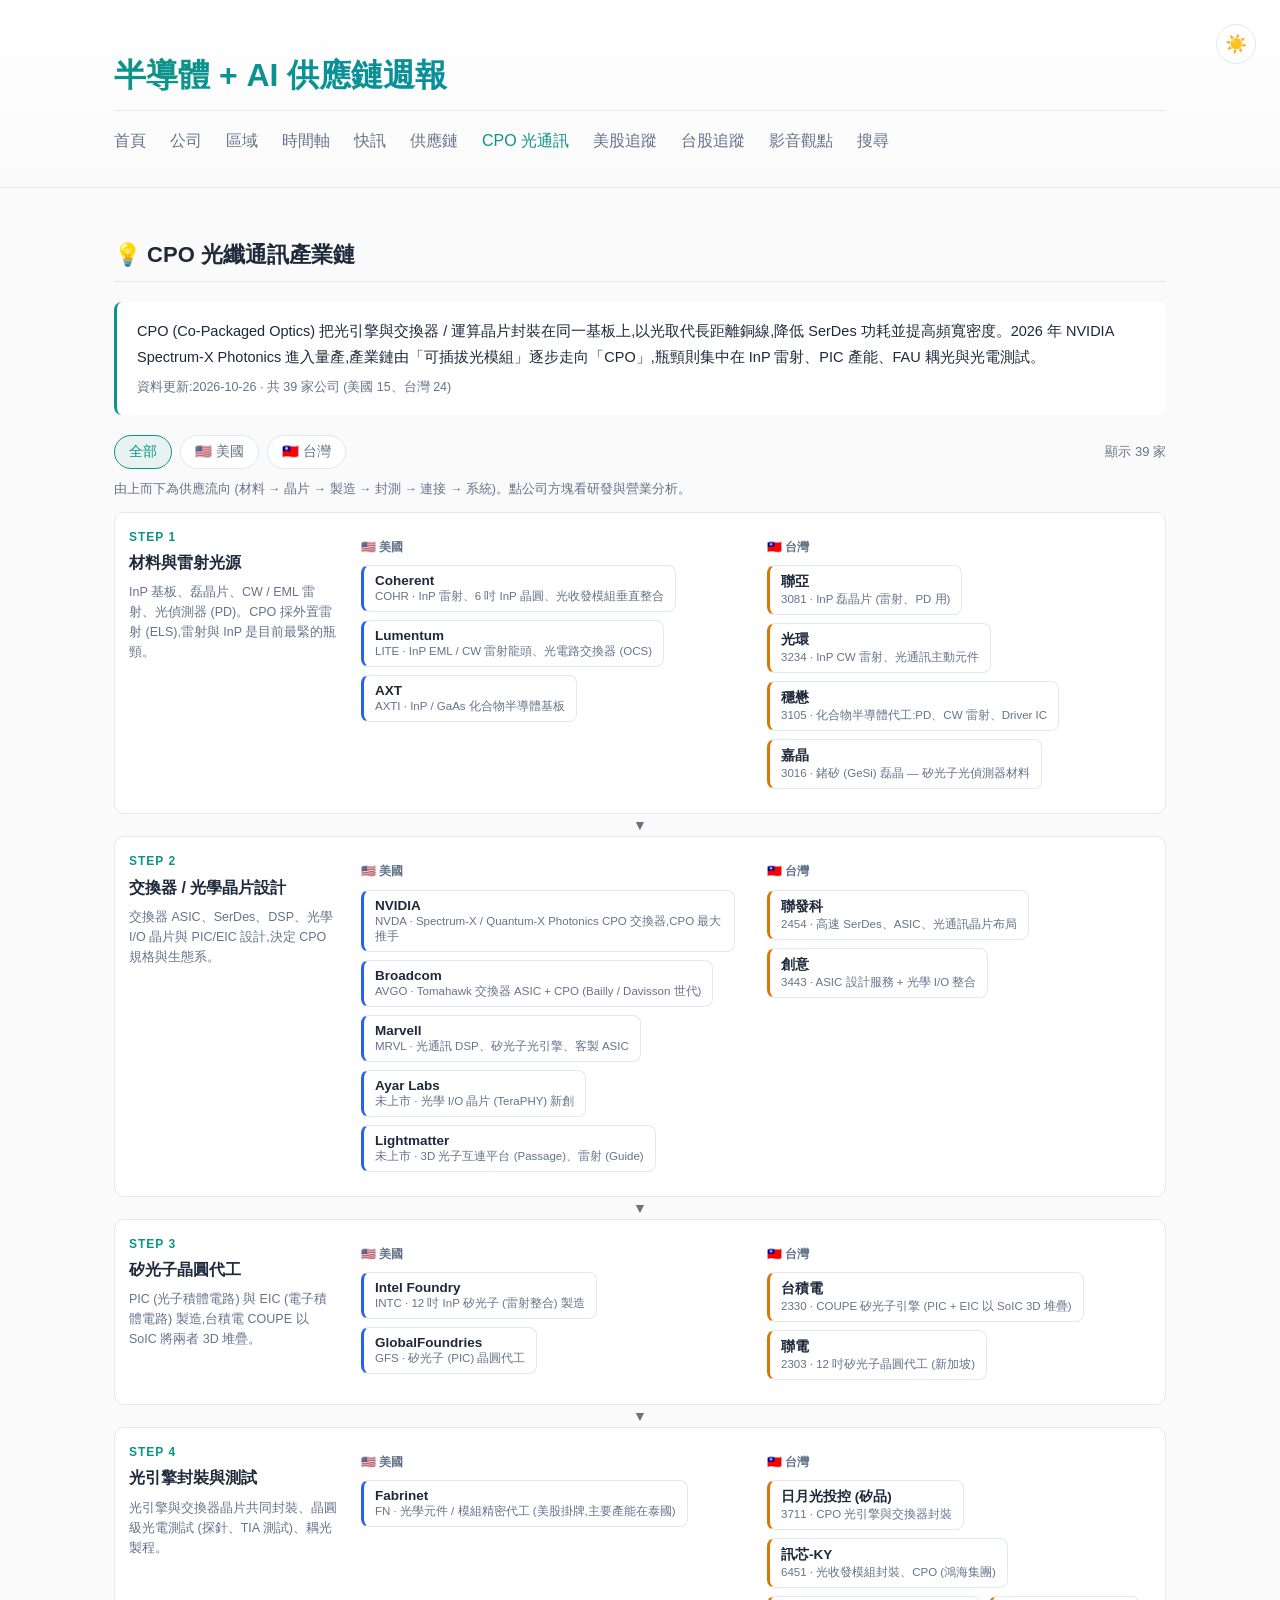
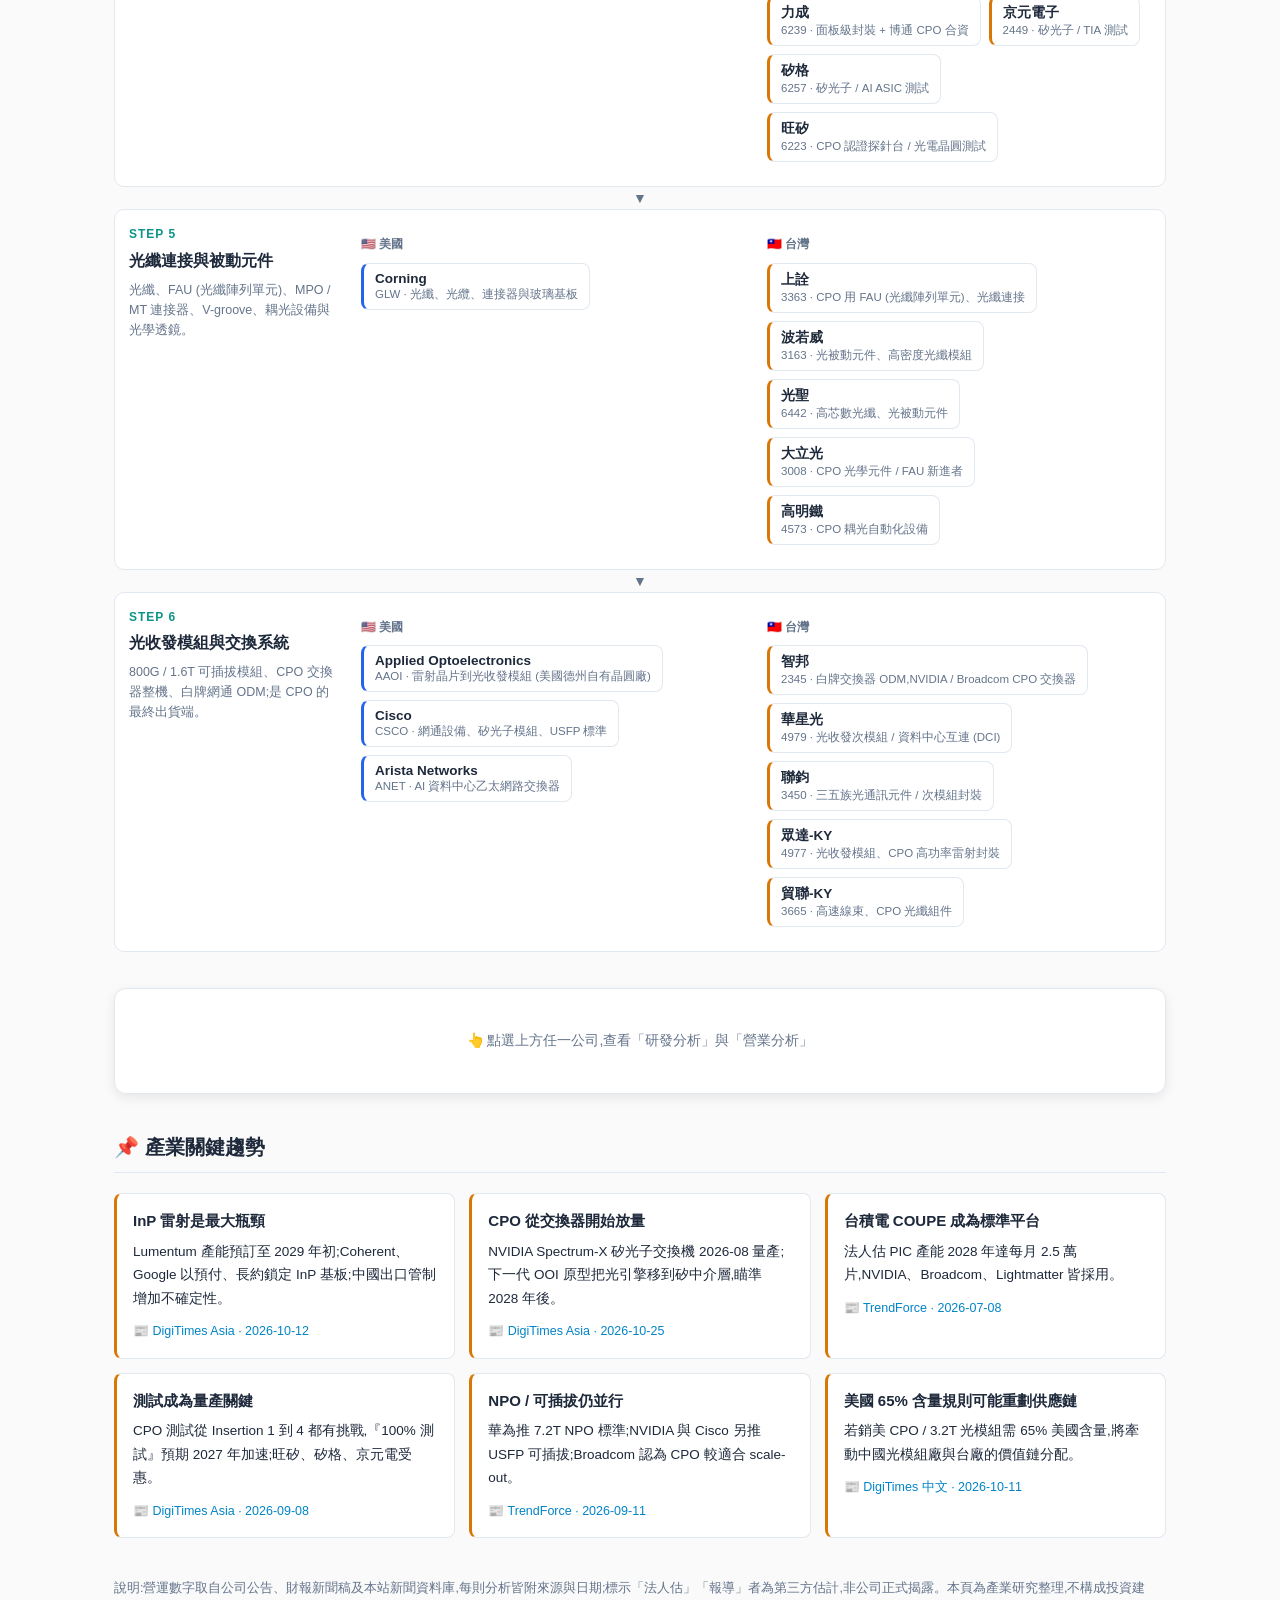
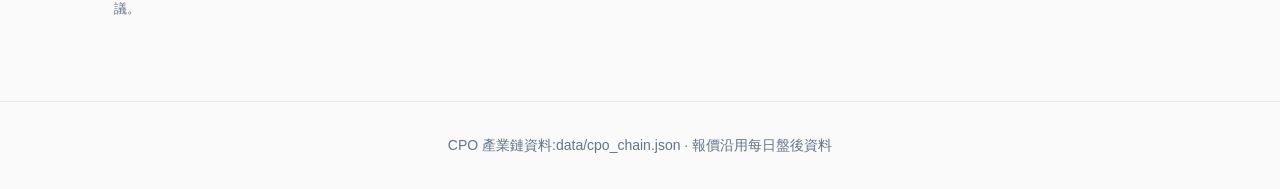
<file: cpo.html>
<!DOCTYPE html>
<html lang="zh-Hant">
<head>
<meta charset="UTF-8">
<meta name="viewport" content="width=device-width, initial-scale=1.0">
<title>CPO 光通訊產業鏈 - 半導體週報</title>
<link rel="stylesheet" href="assets/style.css">
<script src="assets/theme.js"></script>
<style>
.cpo-intro {
  background: var(--bg-card); border-left: 3px solid var(--accent);
  padding: 16px 20px; border-radius: 8px; margin-bottom: 20px;
  color: var(--text); font-size: 14.5px; line-height: 1.8;
}
.cpo-intro .cpo-note { display: block; margin-top: 6px; color: var(--text-dim); font-size: 12.5px; }
.cpo-controls { display: flex; flex-wrap: wrap; gap: 8px; align-items: center; margin-bottom: 14px; }
.cpo-controls button {
  padding: 7px 14px; border-radius: 20px; border: 1px solid var(--border);
  background: var(--bg-card); color: var(--text-dim); font-size: 13.5px; cursor: pointer;
}
.cpo-controls button.on { border-color: var(--accent); color: var(--accent); background: var(--tag-bg); }
.cpo-controls .cpo-count { margin-left: auto; font-size: 13px; color: var(--text-dim); }

/* 產業鏈:每一層一列,左美國、右台灣 */
.cpo-chain { display: flex; flex-direction: column; gap: 0; margin-bottom: 36px; }
.cpo-layer {
  display: grid; grid-template-columns: 210px 1fr 1fr; gap: 12px;
  background: var(--bg-card); border: 1px solid var(--border); border-radius: 10px; padding: 14px;
}
.cpo-arrow { text-align: center; color: var(--text-dim); font-size: 14px; line-height: 22px; }
.cpo-layer-head .cpo-step { font-size: 12px; color: var(--accent); font-weight: 700; letter-spacing: 1px; }
.cpo-layer-head h3 { font-size: 16px; margin: 2px 0 6px; }
.cpo-layer-head p { font-size: 12.5px; color: var(--text-dim); line-height: 1.6; }
.cpo-cell { border-radius: 8px; padding: 10px; min-height: 60px; background: var(--bg-elevated); }
.cpo-cell-title { font-size: 12px; font-weight: 700; color: var(--text-dim); margin-bottom: 8px; }
.cpo-chips { display: flex; flex-wrap: wrap; gap: 8px; }
.cpo-chip {
  display: flex; flex-direction: column; align-items: flex-start; text-align: left;
  padding: 7px 11px; border-radius: 8px; border: 1px solid var(--border); border-left-width: 3px;
  background: var(--bg-card); color: var(--text); cursor: pointer; font-size: 13.5px; font-weight: 600;
  max-width: 100%; transition: transform .15s, border-color .15s;
}
.cpo-chip small { font-weight: 400; font-size: 11.5px; color: var(--text-dim); margin-top: 1px; }
.cpo-chip:hover, .cpo-chip:focus-visible { transform: translateY(-1px); border-color: var(--accent); outline: none; }
.cpo-chip.on { box-shadow: 0 0 0 2px var(--accent); }
.cpo-chip.us { border-left-color: #60a5fa; }
.cpo-chip.tw { border-left-color: #f59e0b; }
:root[data-theme="light"] .cpo-chip.us { border-left-color: #2563eb; }
:root[data-theme="light"] .cpo-chip.tw { border-left-color: #d97706; }
.cpo-empty { font-size: 12.5px; color: var(--text-dim); opacity: .7; }
.cpo-layer.hide-us .cpo-cell.us, .cpo-layer.hide-tw .cpo-cell.tw { display: none; }
.cpo-layer.hide-us, .cpo-layer.hide-tw { grid-template-columns: 210px 1fr; }

/* 公司詳細分析 */
.cpo-detail {
  background: var(--bg-card); border: 1px solid var(--border); border-radius: 12px;
  padding: 22px 24px; margin-bottom: 36px; box-shadow: var(--shadow); scroll-margin-top: 16px;
}
.cpo-detail-head { display: flex; flex-wrap: wrap; align-items: baseline; gap: 10px; margin-bottom: 4px; }
.cpo-detail-head h2 { font-size: 22px; border: none; padding: 0; margin: 0; }
.cpo-badge { font-size: 12px; padding: 2px 9px; border-radius: 4px; background: var(--tag-bg); color: var(--accent); font-weight: 600; }
.cpo-role { color: var(--text-dim); font-size: 14px; margin-bottom: 14px; }
.cpo-price { font-size: 13px; color: var(--text-dim); margin-bottom: 14px; }
.cpo-price b { color: var(--text); }
.cpo-up { color: #f87171; } .cpo-down { color: #4ade80; }
:root[data-theme="light"] .cpo-up { color: #dc2626; } :root[data-theme="light"] .cpo-down { color: #16a34a; }
.cpo-metrics { display: grid; grid-template-columns: repeat(auto-fit, minmax(170px, 1fr)); gap: 10px; margin-bottom: 18px; }
.cpo-metric { background: var(--bg-elevated); border: 1px solid var(--border); border-radius: 8px; padding: 10px 12px; }
.cpo-metric span { display: block; font-size: 12px; color: var(--text-dim); }
.cpo-metric b { font-size: 15px; }
.cpo-tabs { display: flex; gap: 4px; border-bottom: 1px solid var(--border); margin-bottom: 14px; flex-wrap: wrap; }
.cpo-tabs button {
  padding: 8px 14px; border: none; background: none; color: var(--text-dim); font-size: 14px; cursor: pointer;
  border-bottom: 2px solid transparent; margin-bottom: -1px;
}
.cpo-tabs button.on { color: var(--accent); border-bottom-color: var(--accent); font-weight: 600; }
.cpo-pane ul { padding-left: 20px; font-size: 14.5px; line-height: 1.85; }
.cpo-pane li { margin-bottom: 4px; }
.cpo-pane .cpo-src li { font-size: 13.5px; }
.cpo-pane .cpo-src small { color: var(--text-dim); }
.cpo-placeholder { color: var(--text-dim); font-size: 14px; text-align: center; padding: 18px; }

.cpo-trends { display: grid; grid-template-columns: repeat(auto-fit, minmax(300px, 1fr)); gap: 14px; margin-bottom: 40px; }
.cpo-trend { background: var(--bg-card); border: 1px solid var(--border); border-left: 3px solid var(--accent-warm); border-radius: 8px; padding: 14px 16px; }
.cpo-trend h4 { font-size: 15px; margin-bottom: 6px; }
.cpo-trend p { font-size: 13.5px; line-height: 1.75; margin-bottom: 6px; }
.cpo-trend a { font-size: 12.5px; }
.cpo-disclaimer { font-size: 12.5px; color: var(--text-dim); line-height: 1.7; margin-bottom: 40px; }

@media (max-width: 760px) {
  .cpo-layer, .cpo-layer.hide-us, .cpo-layer.hide-tw { grid-template-columns: 1fr; }
  .cpo-detail { padding: 18px 16px; }
}
</style>
</head>
<body>

<header class="hero">
  <div class="container">
    <button class="theme-toggle" onclick="toggleTheme()" aria-label="切換主題">
      <span class="icon-sun">☀️</span>
      <span class="icon-moon">🌙</span>
    </button>
    <h1>半導體 + AI 供應鏈週報</h1>
    <nav>
      <a href="index.html">首頁</a>
      <a href="companies.html">公司</a>
      <a href="regions.html">區域</a>
      <a href="timeline.html">時間軸</a>
      <a href="briefs.html">快訊</a>
      <a href="supplychain.html">供應鏈</a>
      <a href="cpo.html" class="active">CPO 光通訊</a>
      <a href="usstocks.html">美股追蹤</a>
      <a href="twstocks.html">台股追蹤</a>
      <a href="videos.html">影音觀點</a>
      <a href="search.html">搜尋</a>
    </nav>
  </div>
</header>

<main class="container">

  <section>
    <h2 style="font-size:22px;" id="cpo-title">💡 CPO 光纖通訊產業鏈</h2>
    <div class="cpo-intro" id="cpo-intro">載入中…</div>

    <div class="cpo-controls" role="group" aria-label="區域篩選">
      <button class="on" data-region="all">全部</button>
      <button data-region="US">🇺🇸 美國</button>
      <button data-region="TW">🇹🇼 台灣</button>
      <span class="cpo-count" id="cpo-count"></span>
    </div>
    <p style="font-size:12.5px; color:var(--text-dim); margin:-4px 0 12px;">由上而下為供應流向 (材料 → 晶片 → 製造 → 封測 → 連接 → 系統)。點公司方塊看研發與營業分析。</p>

    <div class="cpo-chain" id="cpo-chain"></div>
  </section>

  <section>
    <div class="cpo-detail" id="cpo-detail">
      <div class="cpo-placeholder">👆 點選上方任一公司,查看「研發分析」與「營業分析」</div>
    </div>
  </section>

  <section>
    <h2 style="font-size:20px;">📌 產業關鍵趨勢</h2>
    <div class="cpo-trends" id="cpo-trends"></div>
    <p class="cpo-disclaimer" id="cpo-disclaimer"></p>
  </section>

</main>

<footer>
  <div class="container">
    <p>CPO 產業鏈資料:data/cpo_chain.json · 報價沿用每日盤後資料</p>
  </div>
</footer>

<script>
const esc = t => String(t ?? "").replace(/&/g, "&amp;").replace(/</g, "&lt;").replace(/>/g, "&gt;").replace(/"/g, "&quot;");
const REGION_NAME = { US: "🇺🇸 美國", TW: "🇹🇼 台灣" };
let DATA = null, PRICES = { US: {}, TW: {} }, region = "all", currentId = null, currentTab = "rd";

async function init() {
  try {
    DATA = await (await fetch("data/cpo_chain.json")).json();
  } catch (err) {
    document.getElementById("cpo-intro").innerHTML = `<span style="color:var(--danger)">載入失敗: ${esc(err.message)}</span>`;
    return;
  }
  // 報價檔可有可無,失敗時不顯示報價
  const [us, tw] = await Promise.all([
    fetch("data/us_prices.json").then(r => r.json()).catch(() => null),
    fetch("data/tw_prices.json").then(r => r.json()).catch(() => null),
  ]);
  if (us) PRICES.US = us.stocks || {};
  if (tw) PRICES.TW = tw.stocks || {};

  document.getElementById("cpo-intro").innerHTML =
    `${esc(DATA.intro)}<span class="cpo-note">資料更新:${esc(DATA.updated_at)} · 共 ${DATA.companies.length} 家公司 (美國 ${DATA.companies.filter(c => c.region === "US").length}、台灣 ${DATA.companies.filter(c => c.region === "TW").length})</span>`;
  renderChain();
  renderTrends();
  document.getElementById("cpo-disclaimer").textContent =
    "說明:營運數字取自公司公告、財報新聞稿及本站新聞資料庫,每則分析皆附來源與日期;標示「法人估」「報導」者為第三方估計,非公司正式揭露。本頁為產業研究整理,不構成投資建議。";

  document.querySelectorAll(".cpo-controls button").forEach(b => b.addEventListener("click", () => {
    region = b.dataset.region;
    document.querySelectorAll(".cpo-controls button").forEach(x => x.classList.toggle("on", x === b));
    renderChain();
  }));

  const id = new URLSearchParams(location.search).get("id");
  if (id && DATA.companies.some(c => c.id === id)) showCompany(id, false);
}

function renderChain() {
  const box = document.getElementById("cpo-chain");
  let html = "";
  DATA.layers.forEach((L, i) => {
    const list = DATA.companies.filter(c => c.layer === L.id);
    const cell = r => {
      const items = list.filter(c => c.region === r);
      return `<div class="cpo-cell ${r.toLowerCase()}"><div class="cpo-cell-title">${REGION_NAME[r]}</div><div class="cpo-chips">` +
        (items.length ? items.map(chip).join("") : `<span class="cpo-empty">—</span>`) + `</div></div>`;
    };
    const cls = region === "US" ? "hide-tw" : region === "TW" ? "hide-us" : "";
    if (i) html += `<div class="cpo-arrow" aria-hidden="true">▼</div>`;
    html += `<div class="cpo-layer ${cls}"><div class="cpo-layer-head"><div class="cpo-step">STEP ${i + 1}</div><h3>${esc(L.name)}</h3><p>${esc(L.desc)}</p></div>${cell("US")}${cell("TW")}</div>`;
  });
  box.innerHTML = html;
  box.querySelectorAll(".cpo-chip").forEach(b => b.addEventListener("click", () => showCompany(b.dataset.id, true)));
  const n = region === "all" ? DATA.companies.length : DATA.companies.filter(c => c.region === region).length;
  document.getElementById("cpo-count").textContent = `顯示 ${n} 家`;
}

function chip(c) {
  const code = c.ticker ? ` ${c.ticker}` : "";
  return `<button class="cpo-chip ${c.region.toLowerCase()}${c.id === currentId ? " on" : ""}" data-id="${esc(c.id)}">${esc(c.name)}<small>${esc(code.trim() || "未上市")} · ${esc(c.role)}</small></button>`;
}

function priceLine(c) {
  const p = c.ticker && PRICES[c.region][c.ticker];
  if (!p || p.price == null) return "";
  const cls = p.change_pct > 0 ? "cpo-up" : p.change_pct < 0 ? "cpo-down" : "";
  const sign = p.change_pct > 0 ? "+" : "";
  const ytd = p.ret_ytd != null ? ` · 今年以來 <span class="${p.ret_ytd >= 0 ? "cpo-up" : "cpo-down"}">${p.ret_ytd >= 0 ? "+" : ""}${p.ret_ytd}%</span>` : "";
  const unit = c.region === "US" ? "US$" : "NT$";
  return `<div class="cpo-price">📈 收盤 (${esc(p.trade_date)}):<b>${unit}${p.price}</b> <span class="${cls}">${sign}${p.change_pct}%</span>${ytd}</div>`;
}

function showCompany(id, scroll) {
  const c = DATA.companies.find(x => x.id === id);
  if (!c) return;
  currentId = id;
  document.querySelectorAll(".cpo-chip").forEach(b => b.classList.toggle("on", b.dataset.id === id));
  const layer = DATA.layers.find(L => L.id === c.layer);
  const box = document.getElementById("cpo-detail");
  box.innerHTML = `
    <div class="cpo-detail-head">
      <h2>${esc(c.name)}${c.zh ? ` <span style="font-size:15px;color:var(--text-dim);font-weight:400">${esc(c.zh)}</span>` : ""}</h2>
      <span class="cpo-badge">${REGION_NAME[c.region]}</span>
      <span class="cpo-badge">${c.ticker ? esc(c.ticker) : "未上市"}</span>
      <span class="cpo-badge">${esc(layer.name)}</span>
    </div>
    <div class="cpo-role">${esc(c.role)}</div>
    ${priceLine(c)}
    <div class="cpo-metrics">${Object.entries(c.metrics || {}).map(([k, v]) => `<div class="cpo-metric"><span>${esc(k)}</span><b>${esc(v)}</b></div>`).join("")}</div>
    <div class="cpo-tabs" role="tablist">
      <button data-tab="rd">🔬 研發分析</button>
      <button data-tab="biz">💼 營業分析</button>
      <button data-tab="risk">⚠️ 風險</button>
      <button data-tab="src">📰 資料來源 (${c.sources.length})</button>
    </div>
    <div class="cpo-pane" id="cpo-pane"></div>`;
  box.querySelectorAll(".cpo-tabs button").forEach(b => b.addEventListener("click", () => { currentTab = b.dataset.tab; renderPane(c); }));
  renderPane(c);
  history.replaceState(null, "", `?id=${encodeURIComponent(id)}`);
  if (scroll) box.scrollIntoView({ behavior: "smooth", block: "start" });
}

function renderPane(c) {
  document.querySelectorAll(".cpo-tabs button").forEach(b => b.classList.toggle("on", b.dataset.tab === currentTab));
  const ul = arr => `<ul>${arr.map(x => `<li>${esc(x)}</li>`).join("")}</ul>`;
  let html;
  if (currentTab === "rd") html = ul(c.rd);
  else if (currentTab === "biz") html = ul(c.biz);
  else if (currentTab === "risk") html = ul(c.risks || []);
  else html = `<ul class="cpo-src">${c.sources.map(s =>
    `<li><a href="${esc(s.url)}" target="_blank" rel="noopener">${esc(s.t)}</a> <small>— ${esc(s.src)} · ${esc(s.date)}</small></li>`).join("")}</ul>`;
  document.getElementById("cpo-pane").innerHTML = html;
}

function renderTrends() {
  document.getElementById("cpo-trends").innerHTML = DATA.trends.map(t => `
    <div class="cpo-trend"><h4>${esc(t.t)}</h4><p>${esc(t.d)}</p>
    <a href="${esc(t.src.url)}" target="_blank" rel="noopener">📰 ${esc(t.src.src)} · ${esc(t.src.date)}</a></div>`).join("");
}

init();
</script>
</body>
</html>
</file>
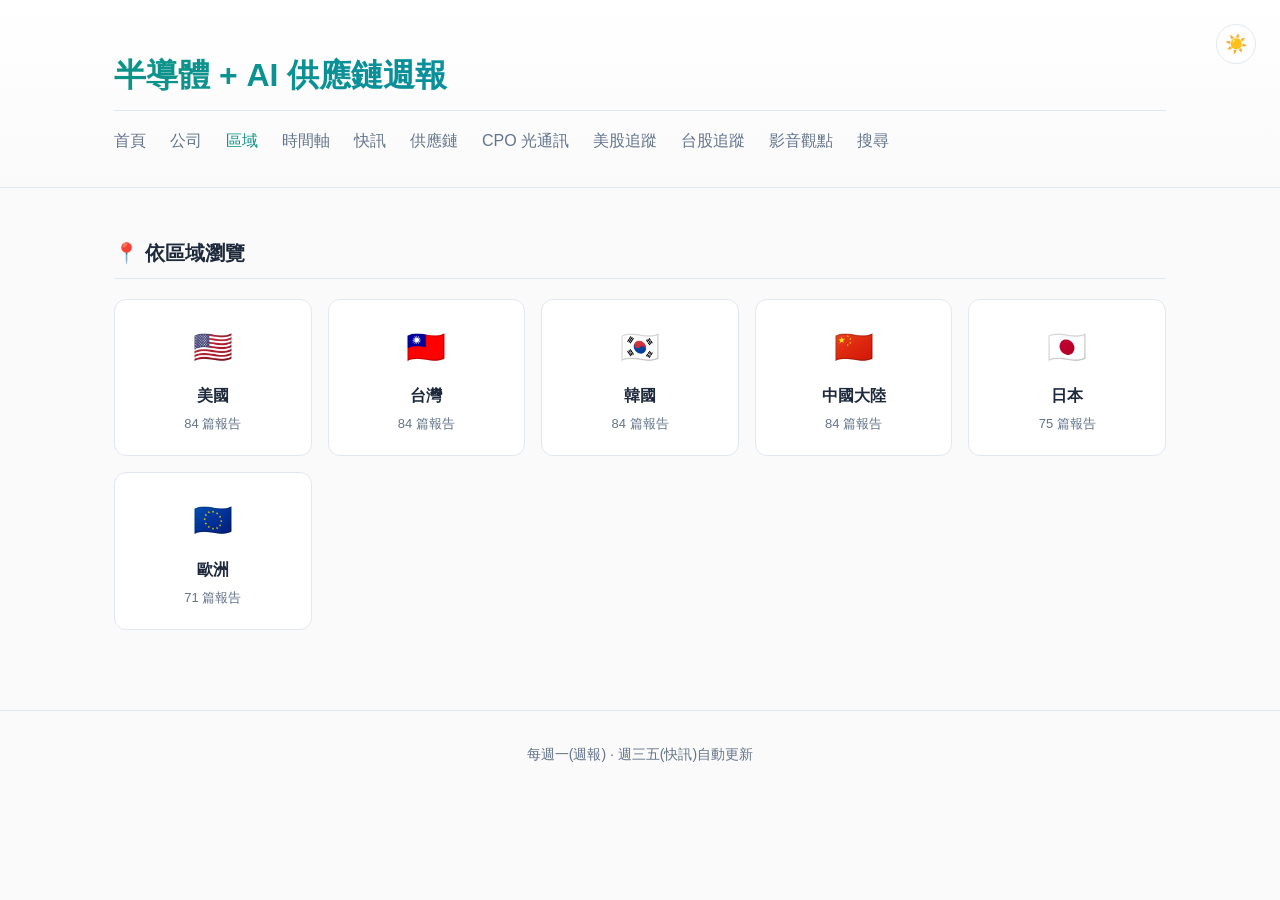
<file: regions.html>
<!DOCTYPE html>
<html lang="zh-Hant">
<head>
<meta charset="UTF-8">
<meta name="viewport" content="width=device-width, initial-scale=1.0">
<title>區域 - 半導體週報</title>
<link rel="stylesheet" href="assets/style.css">
<script src="assets/theme.js"></script>
<style>
.region-grid { display: grid; grid-template-columns: repeat(auto-fit, minmax(180px, 1fr)); gap: 16px; margin-bottom: 32px; }
.region-card { background: var(--bg-card); border: 1px solid var(--border); border-radius: 12px; padding: 20px; text-align: center; cursor: pointer; transition: all 0.2s; }
.region-card:hover { border-color: var(--accent); transform: translateY(-2px); }
.region-flag { font-size: 32px; margin-bottom: 8px; }
.region-name { font-size: 16px; font-weight: 600; color: var(--text); margin-bottom: 4px; }
.region-count { font-size: 13px; color: var(--text-dim); }
.region-card.active { border-color: var(--accent); background: var(--tag-bg); }
</style>
</head>
<body>

<header class="hero">
  <div class="container">
    <button class="theme-toggle" onclick="toggleTheme()" aria-label="切換主題">
      <span class="icon-sun">☀️</span>
      <span class="icon-moon">🌙</span>
    </button>
    <h1>半導體 + AI 供應鏈週報</h1>
    <nav>
      <a href="index.html">首頁</a>
      <a href="companies.html">公司</a>
      <a href="regions.html" class="active">區域</a>
      <a href="timeline.html">時間軸</a>
      <a href="briefs.html">快訊</a>
      <a href="supplychain.html">供應鏈</a>
      <a href="cpo.html">CPO 光通訊</a>
      <a href="usstocks.html">美股追蹤</a>
      <a href="twstocks.html">台股追蹤</a>
      <a href="videos.html">影音觀點</a>
      <a href="search.html">搜尋</a>
    </nav>
  </div>
</header>

<main class="container">
  <section>
    <h2>📍 依區域瀏覽</h2>
    <div class="region-grid" id="region-grid">載入中…</div>
  </section>

  <section id="region-detail" hidden>
    <h2 id="detail-title"></h2>
    <div id="detail-articles" style="margin-top:20px;"></div>
  </section>
</main>

<footer><div class="container"><p>每週一(週報) · 週三五(快訊)自動更新</p></div></footer>

<script>
const FLAGS = {'美國':'🇺🇸','台灣':'🇹🇼','日本':'🇯🇵','韓國':'🇰🇷','中國大陸':'🇨🇳','歐洲':'🇪🇺'};
let regions = [], db = null;

async function loadAll() {
  [regions, db] = await Promise.all([
    fetch('data/regions.json').then(r => r.json()),
    fetch('data/db.json').then(r => r.json()),
  ]);
  renderRegions();
  const params = new URLSearchParams(window.location.search);
  const target = params.get('name');
  if (target) showRegionDetail(target);
}

function renderRegions() {
  document.getElementById('region-grid').innerHTML = regions.map(r => `
    <div class="region-card" data-region="${r.name}">
      <div class="region-flag">${FLAGS[r.name] || '🌐'}</div>
      <div class="region-name">${r.name}</div>
      <div class="region-count">${r.count} 篇報告</div>
    </div>`).join('');
  document.querySelectorAll('.region-card').forEach(el => {
    el.addEventListener('click', () => showRegionDetail(el.dataset.region));
  });
}

function showRegionDetail(name) {
  const r = regions.find(x => x.name === name);
  if (!r) return;
  document.querySelectorAll('.region-card').forEach(el => {
    el.classList.toggle('active', el.dataset.region === name);
  });
  const articles = r.articles.map(slug => db.articles.find(a => a.slug === slug)).filter(Boolean);
  document.getElementById('detail-title').textContent = `${FLAGS[name] || '🌐'} ${name} (${r.count} 篇)`;
  document.getElementById('detail-articles').innerHTML = articles.map(a => `
    <article class="article-card" style="margin-bottom:16px;">
      ${a.week ? `<span class="week-badge">${a.week}</span>` : ''}
      <h3><a href="article.html?slug=${encodeURIComponent(a.slug)}">${a.title}</a></h3>
      <div class="meta">📅 ${a.date}</div>
      <div class="summary">${a.summary}</div>
    </article>`).join('');
  document.getElementById('region-detail').hidden = false;
  document.getElementById('region-detail').scrollIntoView({behavior:'smooth'});
}

loadAll();
</script>
</body>
</html>
</file>
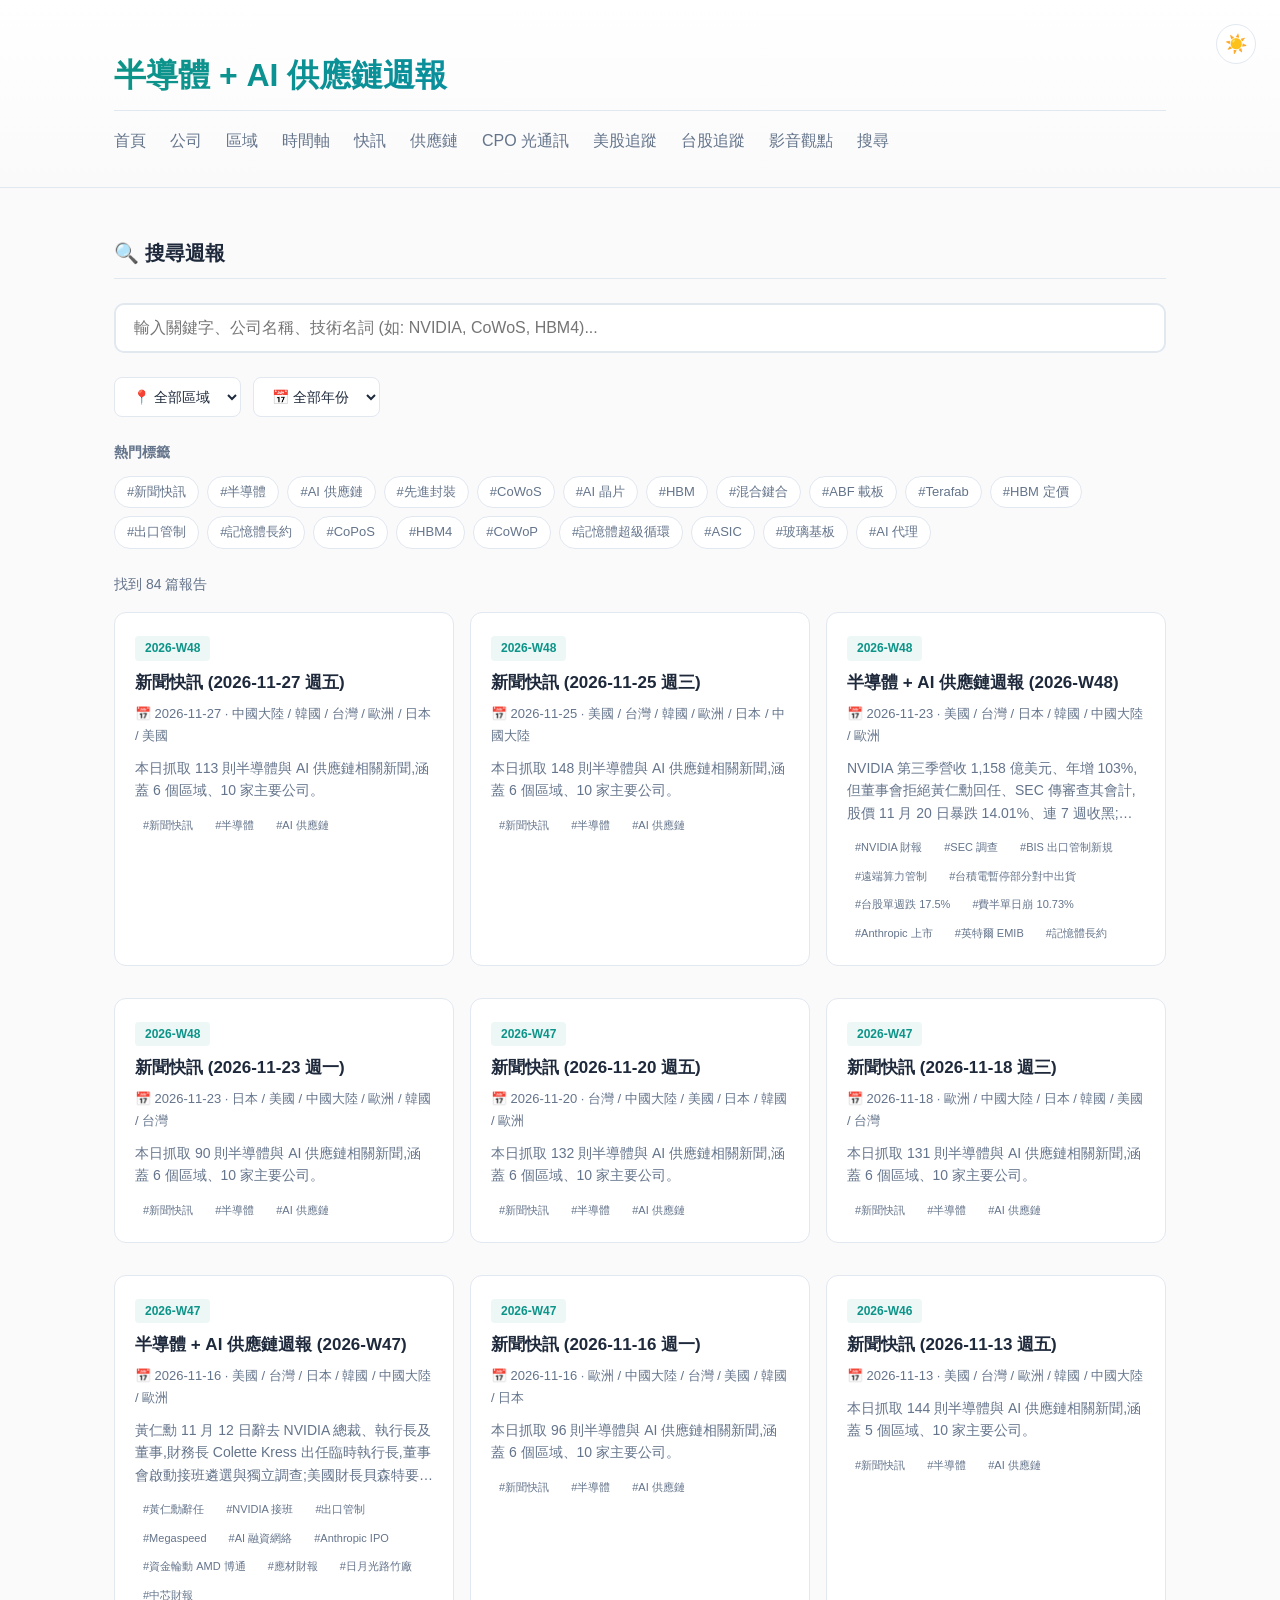
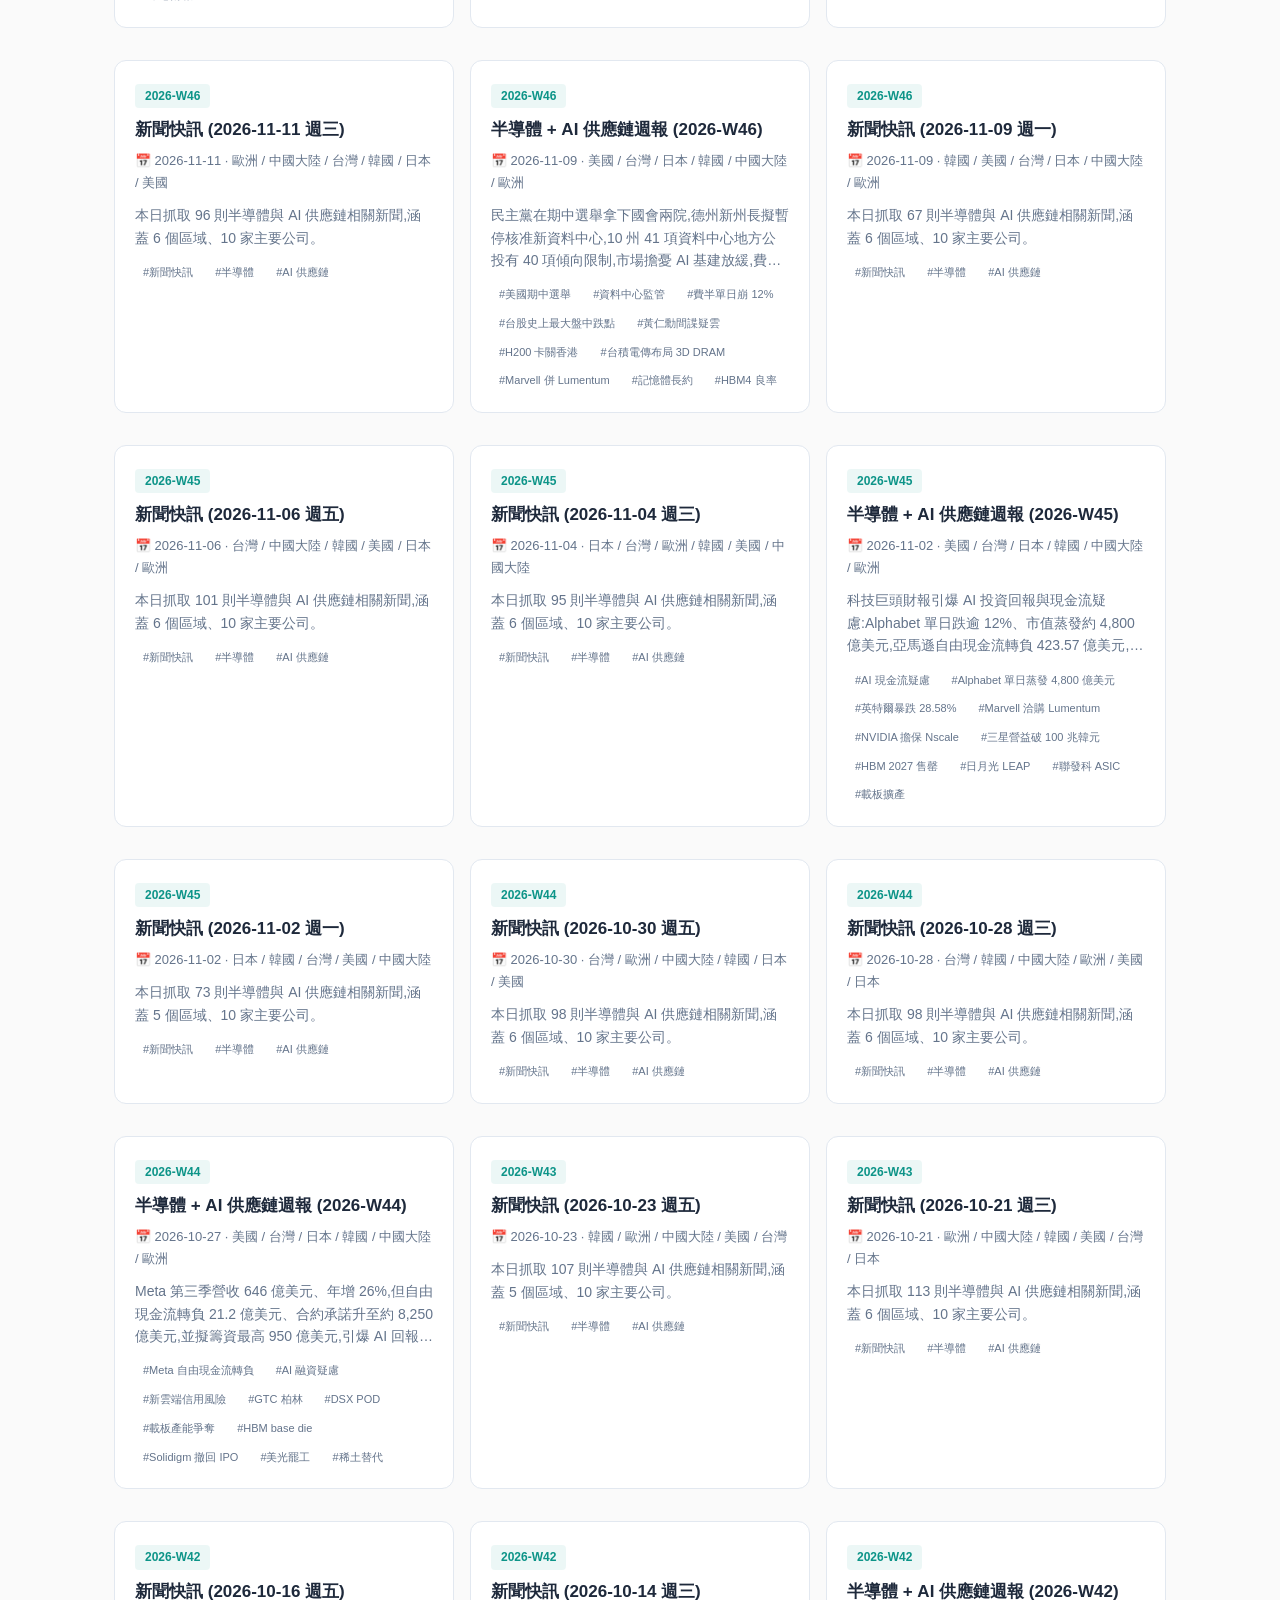
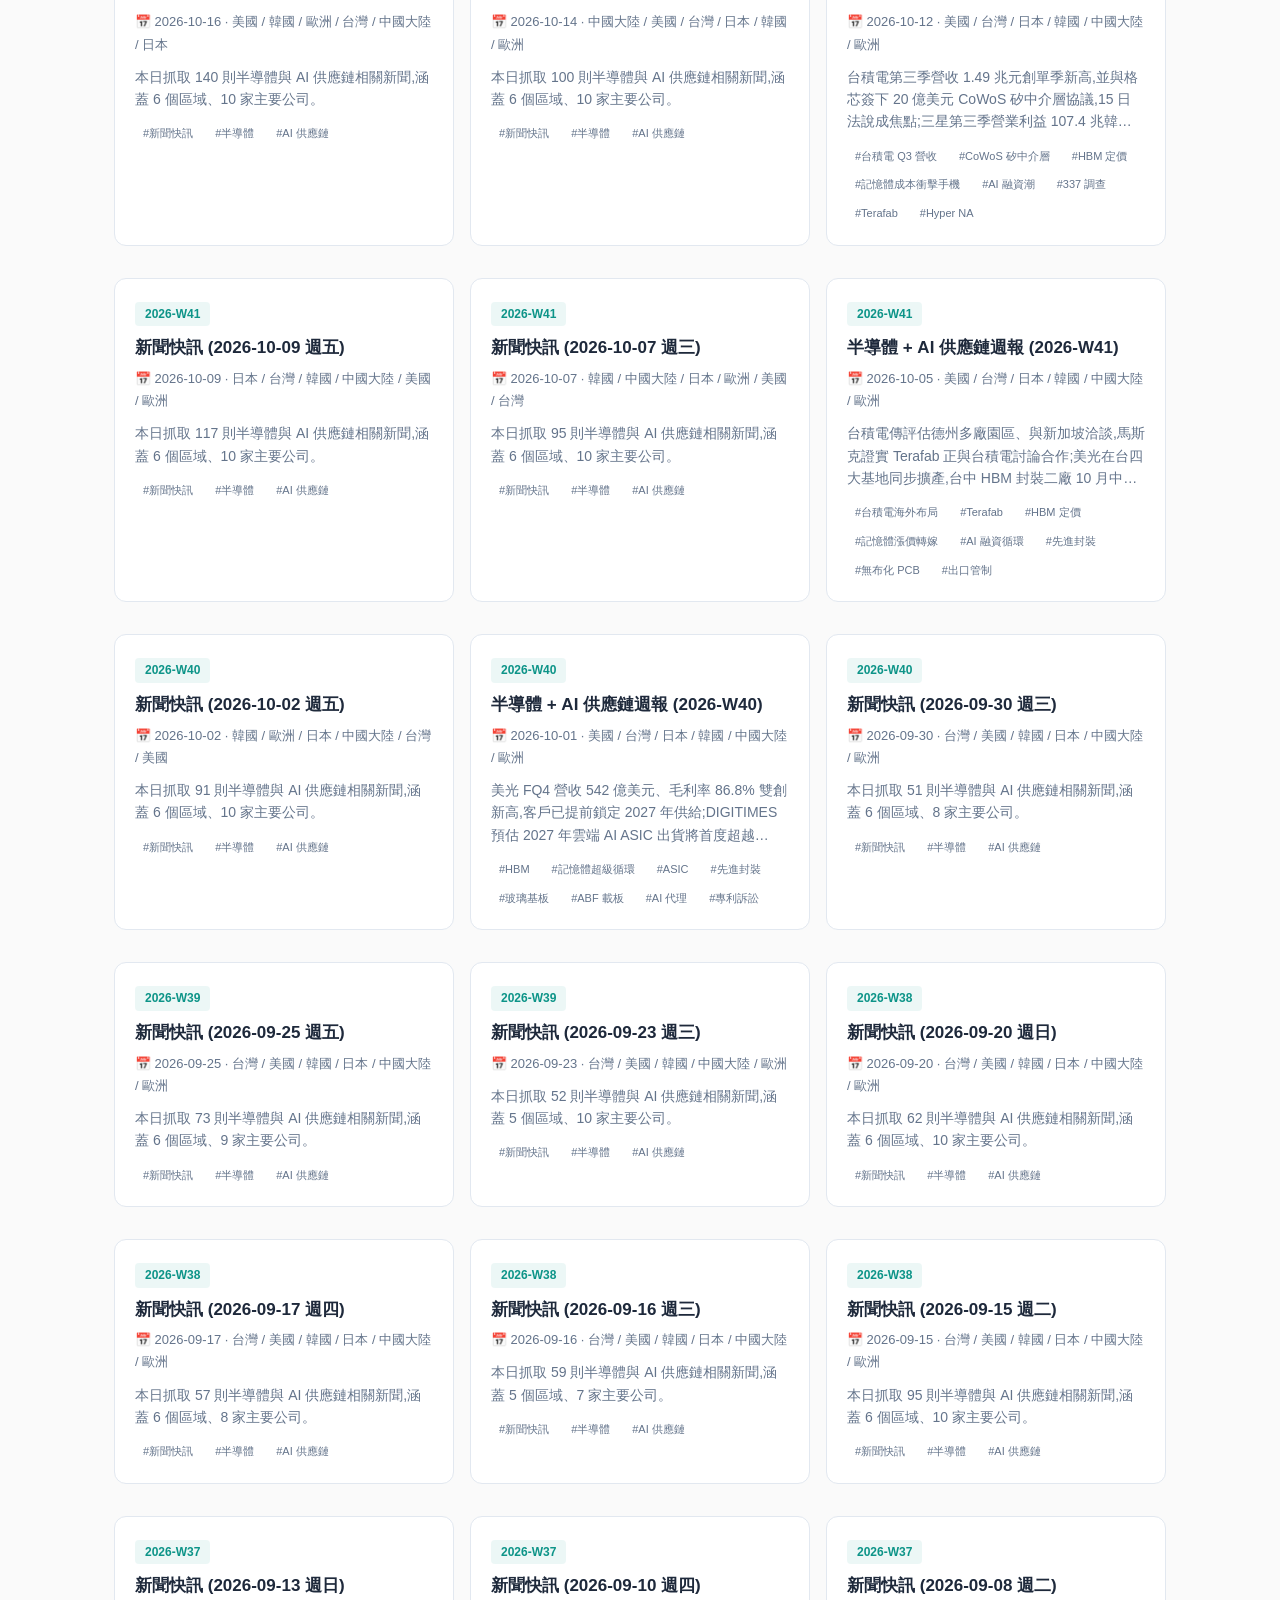
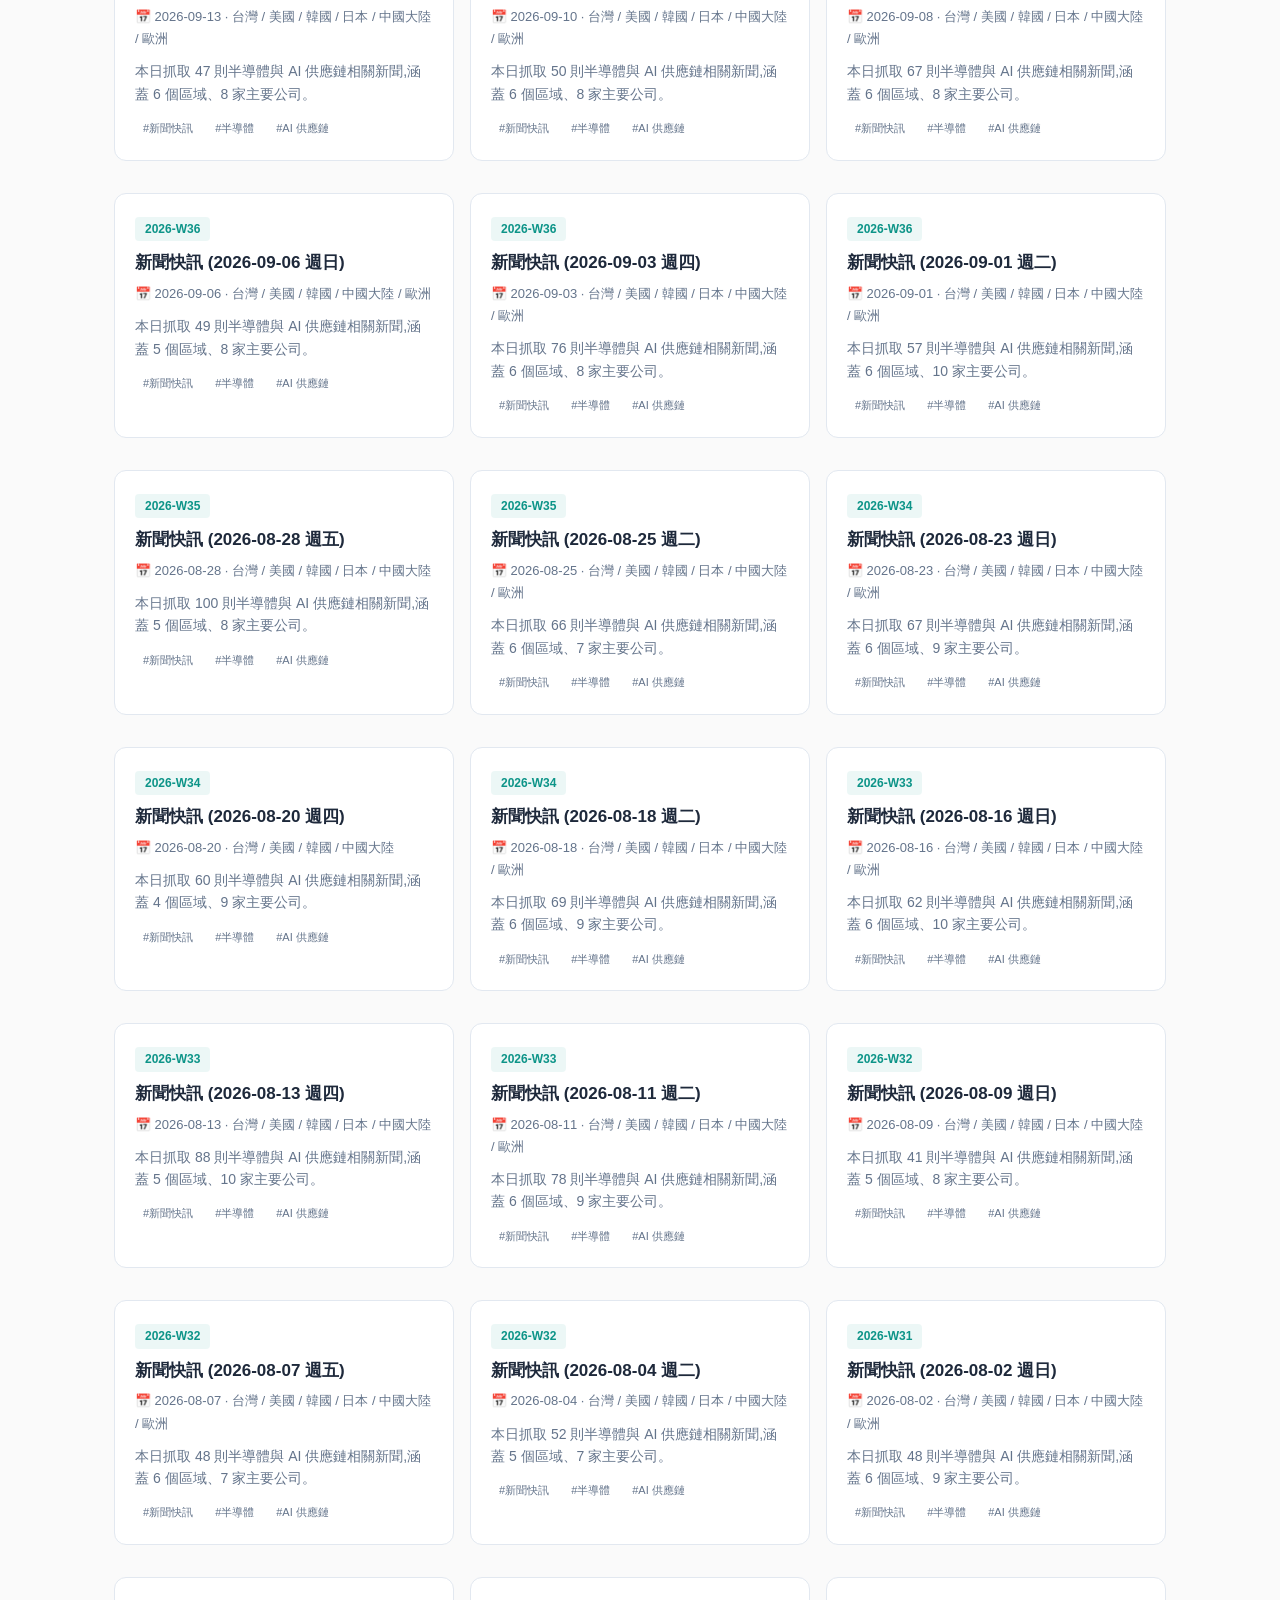
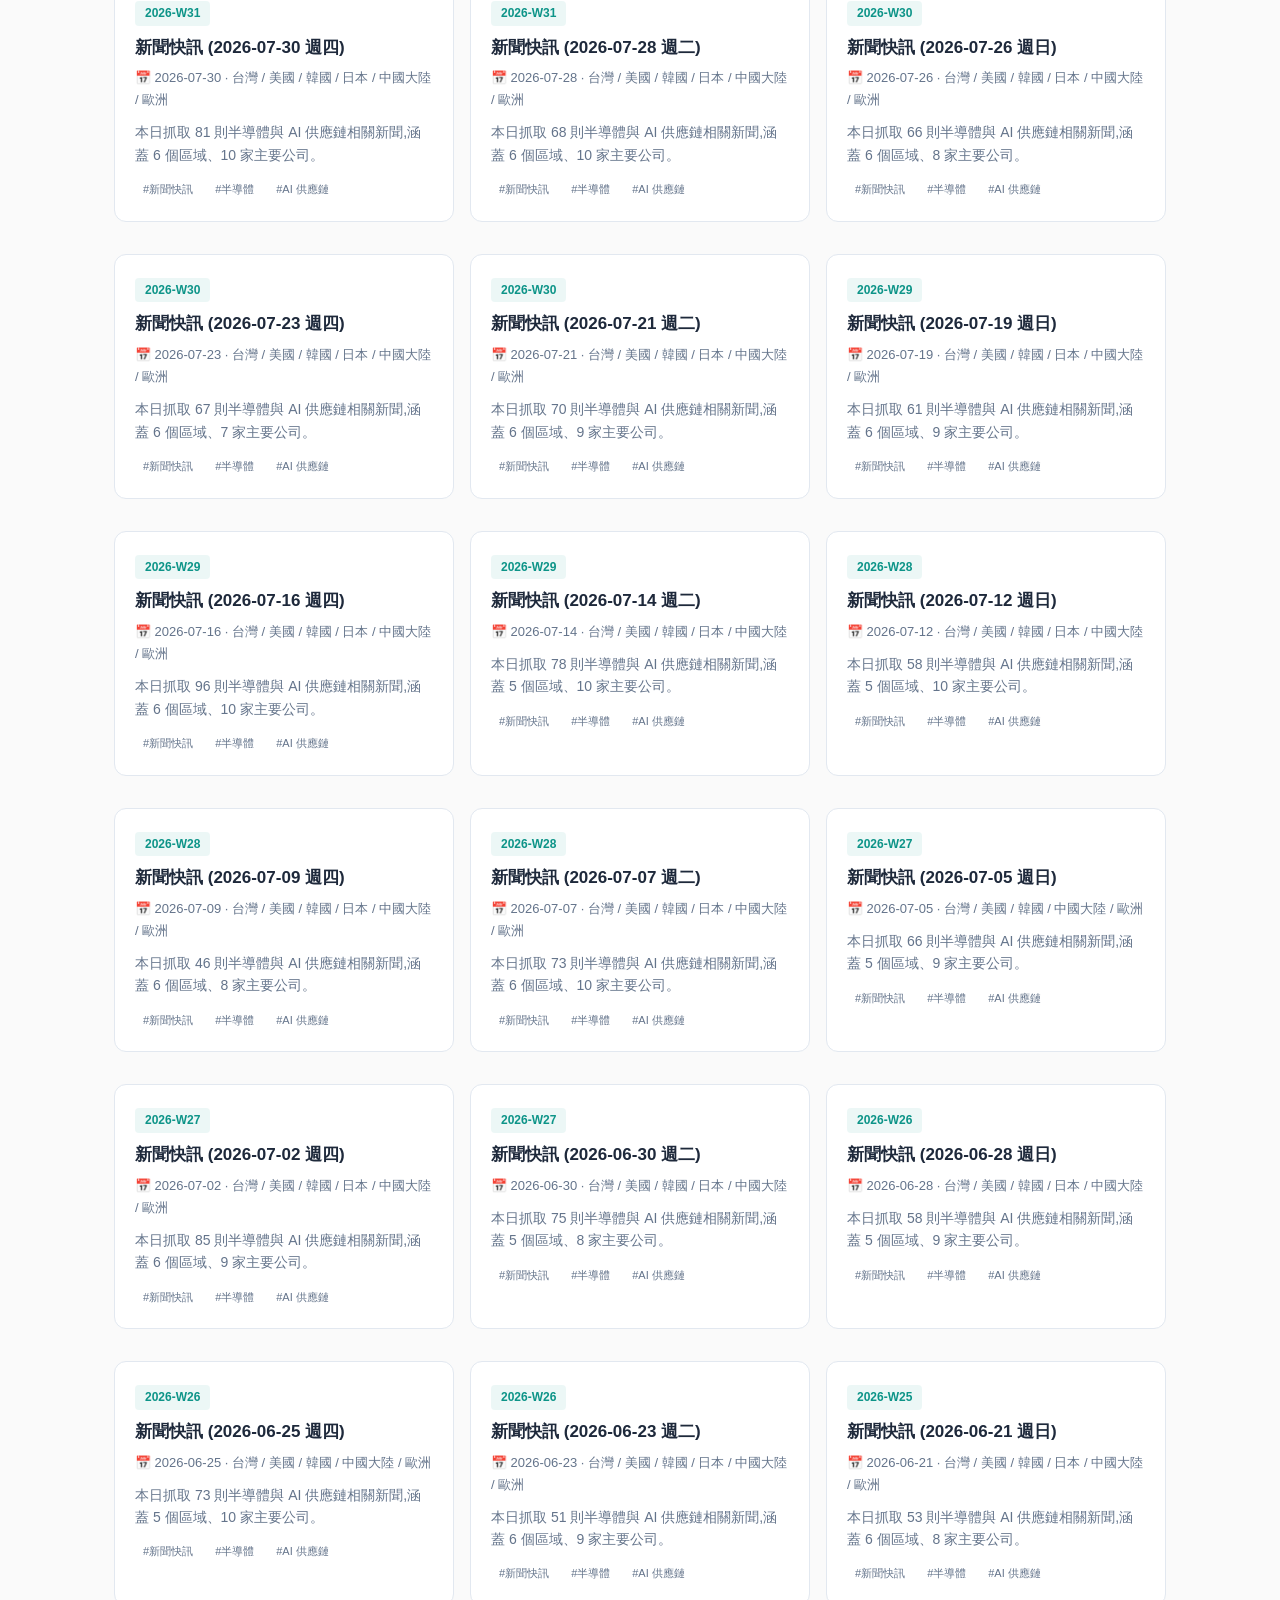
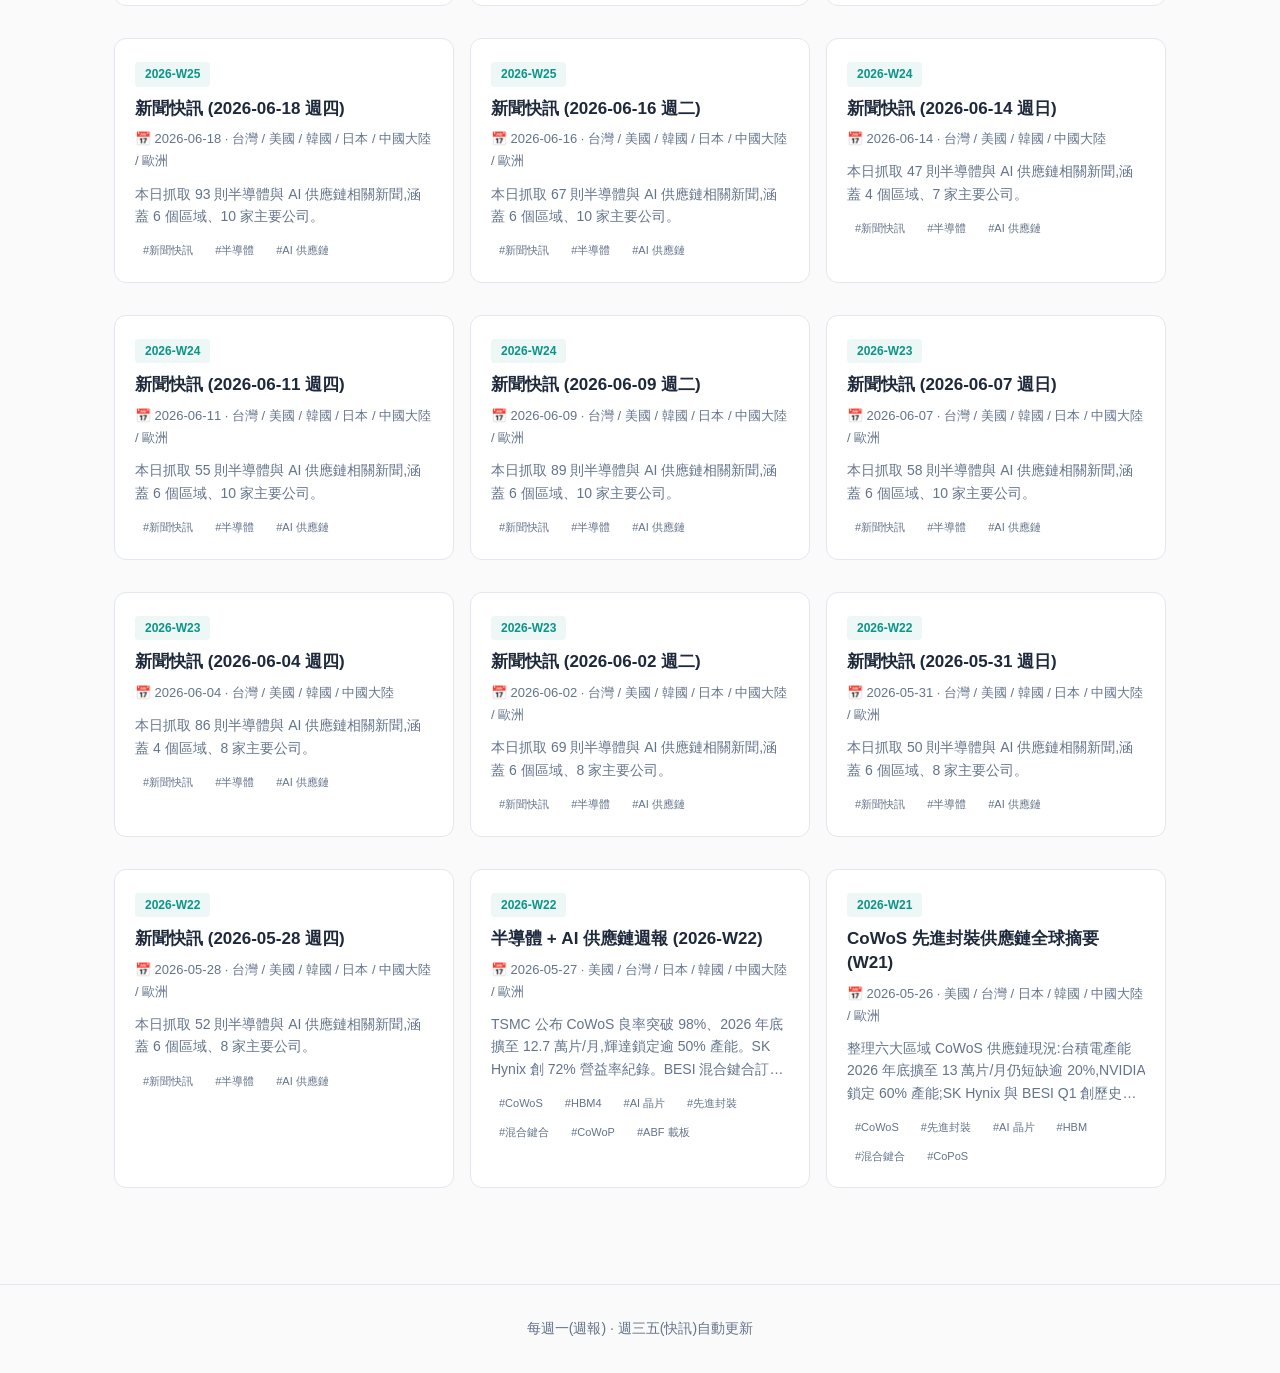
<file: search.html>
<!DOCTYPE html>
<html lang="zh-Hant">
<head>
<meta charset="UTF-8">
<meta name="viewport" content="width=device-width, initial-scale=1.0">
<title>搜尋 - 半導體週報</title>
<link rel="stylesheet" href="assets/style.css">
<script src="assets/theme.js"></script>
<style>
.search-box { margin: 24px 0; }
.search-box input { width: 100%; padding: 14px 18px; background: var(--bg-card); border: 2px solid var(--border); border-radius: 10px; color: var(--text); font-size: 16px; }
.search-box input:focus { outline: none; border-color: var(--accent); }
.search-filters { display: flex; flex-wrap: wrap; gap: 12px; margin-bottom: 24px; }
.search-filters select { padding: 10px 14px; background: var(--bg-card); border: 1px solid var(--border); border-radius: 8px; color: var(--text); font-size: 14px; }
.result-count { color: var(--text-dim); font-size: 14px; margin-bottom: 16px; }
.tag-cloud { display: flex; flex-wrap: wrap; gap: 8px; margin-bottom: 24px; }
.tag-cloud .tag { padding: 4px 12px; background: var(--bg-card); border: 1px solid var(--border); border-radius: 16px; font-size: 13px; color: var(--text-dim); cursor: pointer; }
.tag-cloud .tag:hover { border-color: var(--accent); color: var(--accent); }
</style>
</head>
<body>

<header class="hero">
  <div class="container">
    <button class="theme-toggle" onclick="toggleTheme()" aria-label="切換主題">
      <span class="icon-sun">☀️</span>
      <span class="icon-moon">🌙</span>
    </button>
    <h1>半導體 + AI 供應鏈週報</h1>
    <nav>
      <a href="index.html">首頁</a>
      <a href="companies.html">公司</a>
      <a href="regions.html">區域</a>
      <a href="timeline.html">時間軸</a>
      <a href="briefs.html">快訊</a>
      <a href="supplychain.html">供應鏈</a>
      <a href="cpo.html">CPO 光通訊</a>
      <a href="usstocks.html">美股追蹤</a>
      <a href="twstocks.html">台股追蹤</a>
      <a href="videos.html">影音觀點</a>
      <a href="search.html">搜尋</a>
    </nav>
  </div>
</header>

<main class="container">
  <section>
    <h2>🔍 搜尋週報</h2>
    <div class="search-box">
      <input type="text" id="search-input" placeholder="輸入關鍵字、公司名稱、技術名詞 (如: NVIDIA, CoWoS, HBM4)...">
    </div>
    <div class="search-filters">
      <select id="region-filter">
        <option value="">📍 全部區域</option>
        <option>美國</option><option>台灣</option><option>日本</option>
        <option>韓國</option><option>中國大陸</option><option>歐洲</option>
      </select>
      <select id="year-filter"><option value="">📅 全部年份</option></select>
    </div>
    <div>
      <h3 style="font-size:14px; color:var(--text-dim); margin-bottom:12px;">熱門標籤</h3>
      <div class="tag-cloud" id="tag-cloud">載入中…</div>
    </div>
    <div class="result-count" id="result-count"></div>
    <div id="article-list">載入中…</div>
  </section>
</main>

<footer><div class="container"><p>每週一(週報) · 週三五(快訊)自動更新</p></div></footer>

<script>
let allArticles = [], allTags = [];

async function loadData() {
  try {
    const [db, tags] = await Promise.all([
      fetch('data/db.json').then(r => r.json()),
      fetch('data/tags.json').then(r => r.json()),
    ]);
    allArticles = db.articles || [];
    allTags = tags || [];
    const years = [...new Set(allArticles.map(a => (a.date || '').slice(0,4)).filter(Boolean))];
    const yearSelect = document.getElementById('year-filter');
    years.sort().reverse().forEach(y => {
      const opt = document.createElement('option');
      opt.value = y; opt.textContent = y;
      yearSelect.appendChild(opt);
    });
    renderTagCloud();
    applyFilters();
  } catch (err) {
    document.getElementById('article-list').innerHTML = '<p style="color:var(--danger)">載入失敗</p>';
  }
}

function renderTagCloud() {
  const top = allTags.slice(0, 20);
  document.getElementById('tag-cloud').innerHTML = top.map(t => `<span class="tag" data-tag="${t.name}">#${t.name}</span>`).join('');
  document.querySelectorAll('.tag-cloud .tag').forEach(el => {
    el.addEventListener('click', () => {
      document.getElementById('search-input').value = el.dataset.tag;
      applyFilters();
    });
  });
}

function applyFilters() {
  const q = document.getElementById('search-input').value.toLowerCase().trim();
  const region = document.getElementById('region-filter').value;
  const year = document.getElementById('year-filter').value;
  const filtered = allArticles.filter(a => {
    const haystack = [a.title, a.summary, ...(a.tags || []), ...(a.companies || [])].join(' ').toLowerCase();
    const matchText = !q || haystack.includes(q);
    const matchRegion = !region || (a.regions || []).includes(region);
    const matchYear = !year || (a.date || '').startsWith(year);
    return matchText && matchRegion && matchYear;
  });
  document.getElementById('result-count').textContent = `找到 ${filtered.length} 篇報告`;
  renderArticleList(filtered);
}

function renderArticleList(articles) {
  const el = document.getElementById('article-list');
  if (!articles.length) { el.innerHTML = '<p style="color:var(--text-dim)">沒有符合的文章</p>'; return; }
  el.innerHTML = articles.map(a => `
    <article class="article-card" style="margin-bottom:16px;">
      ${a.week ? `<span class="week-badge">${a.week}</span>` : ''}
      <h3><a href="article.html?slug=${encodeURIComponent(a.slug)}">${a.title}</a></h3>
      <div class="meta">📅 ${a.date} · ${(a.regions || []).join(' / ')}</div>
      <div class="summary">${a.summary}</div>
      ${(a.tags || []).length ? `<div class="tags">${a.tags.map(t => `<span class="tag">#${t}</span>`).join('')}</div>` : ''}
    </article>`).join('');
}

document.addEventListener('DOMContentLoaded', () => {
  loadData();
  document.getElementById('search-input').addEventListener('input', applyFilters);
  document.getElementById('region-filter').addEventListener('change', applyFilters);
  document.getElementById('year-filter').addEventListener('change', applyFilters);
});
</script>
</body>
</html>
</file>
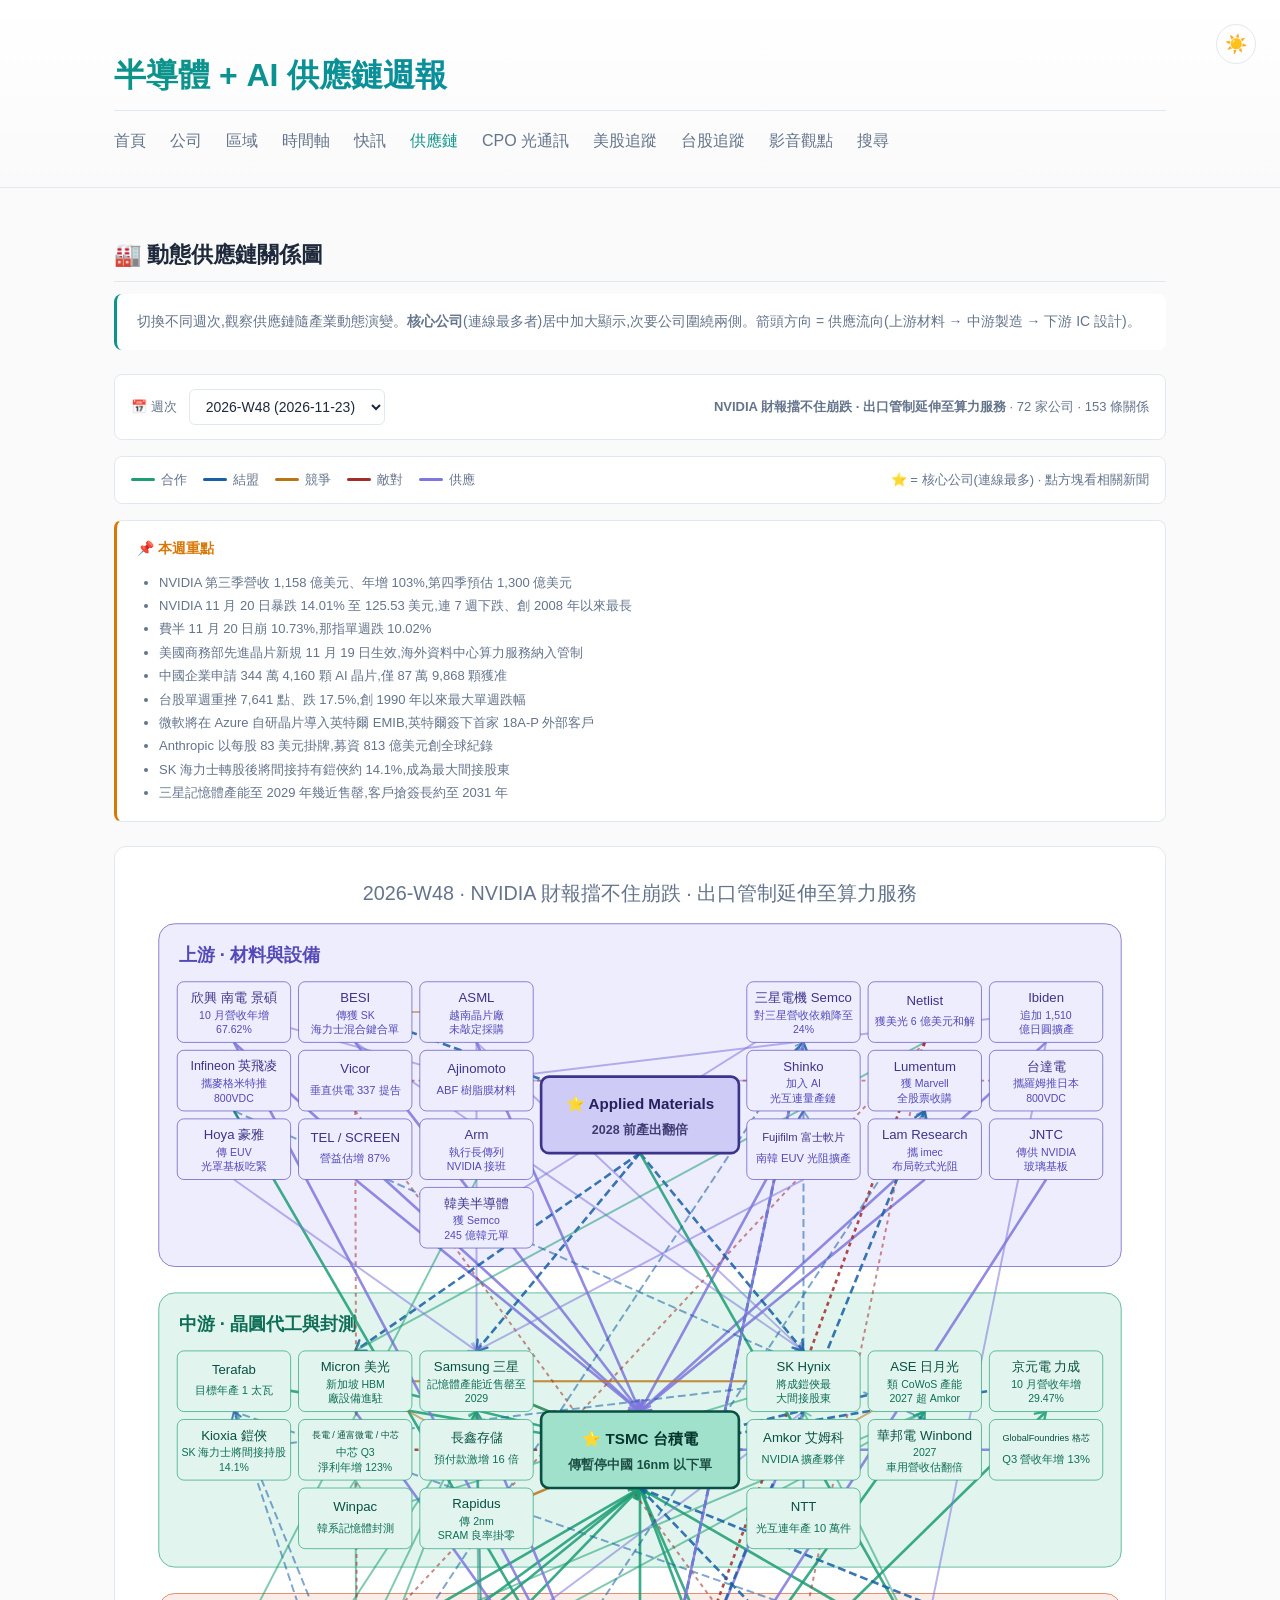
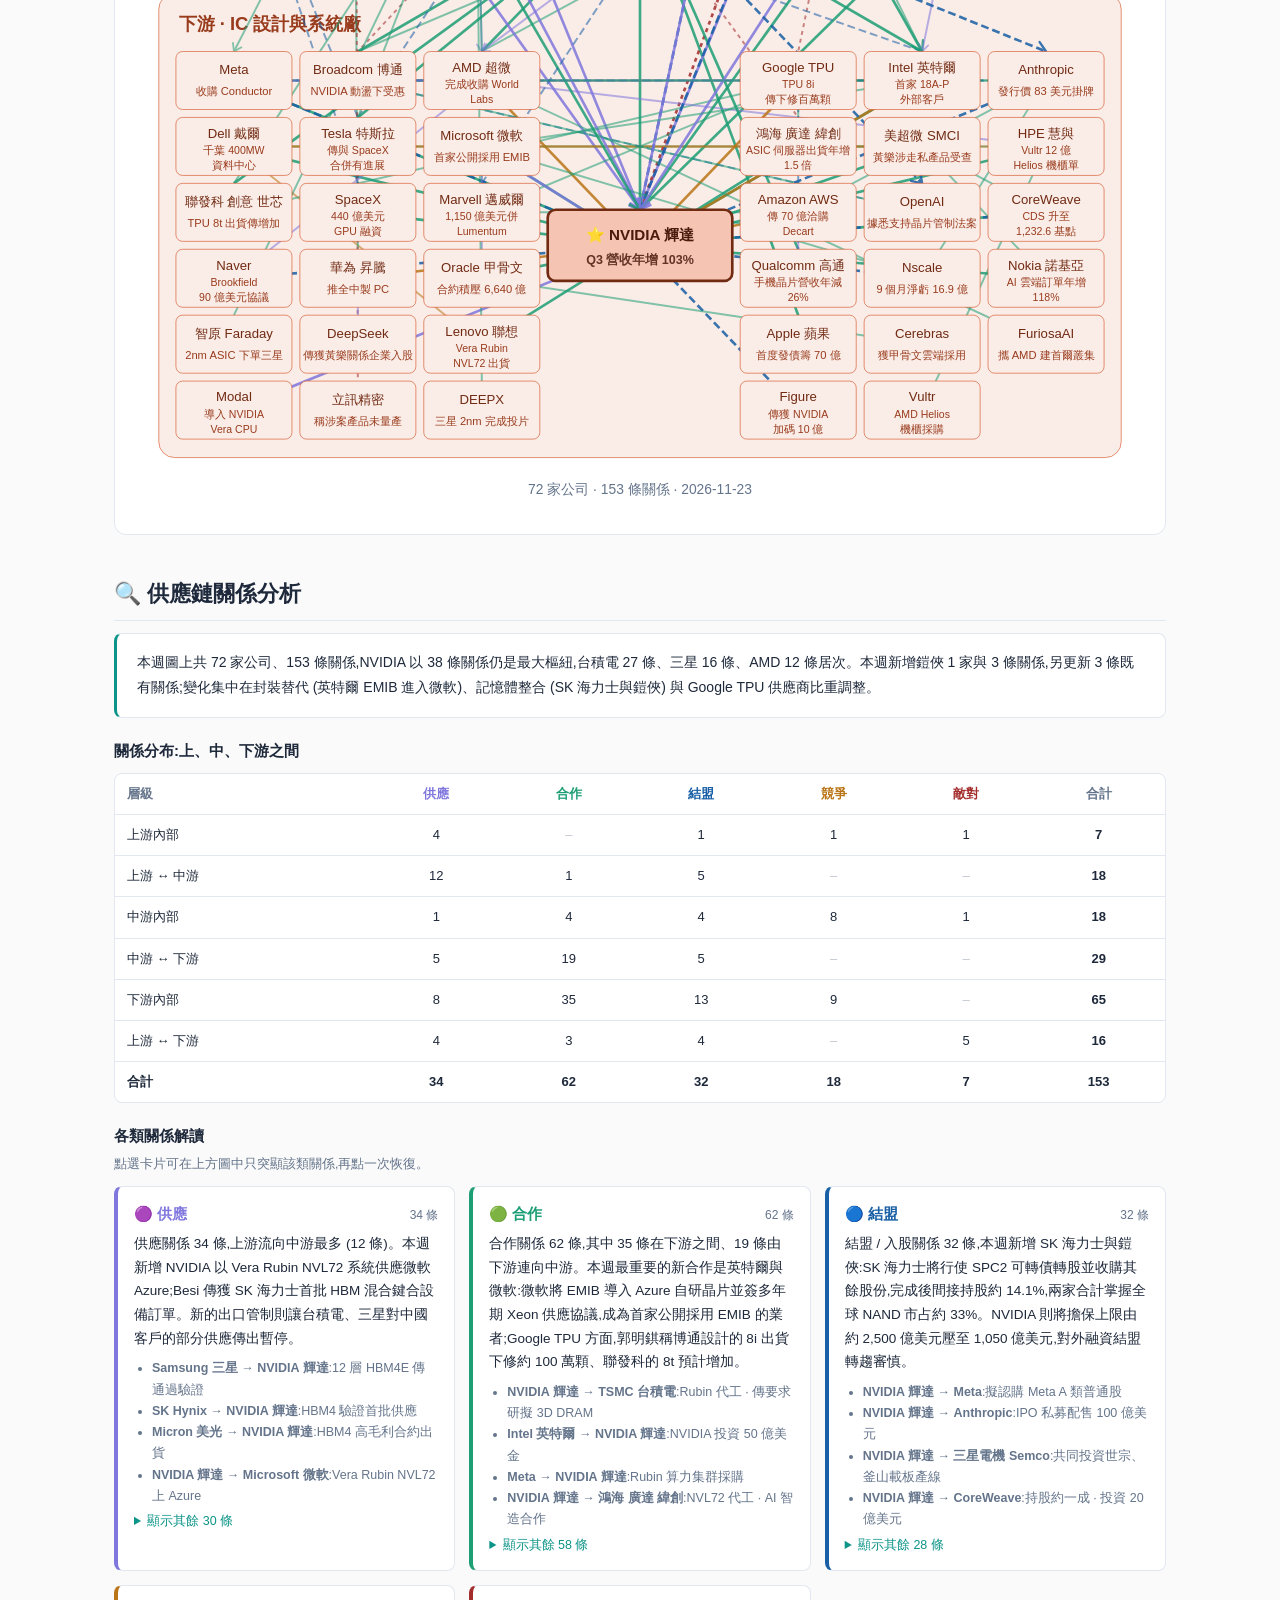
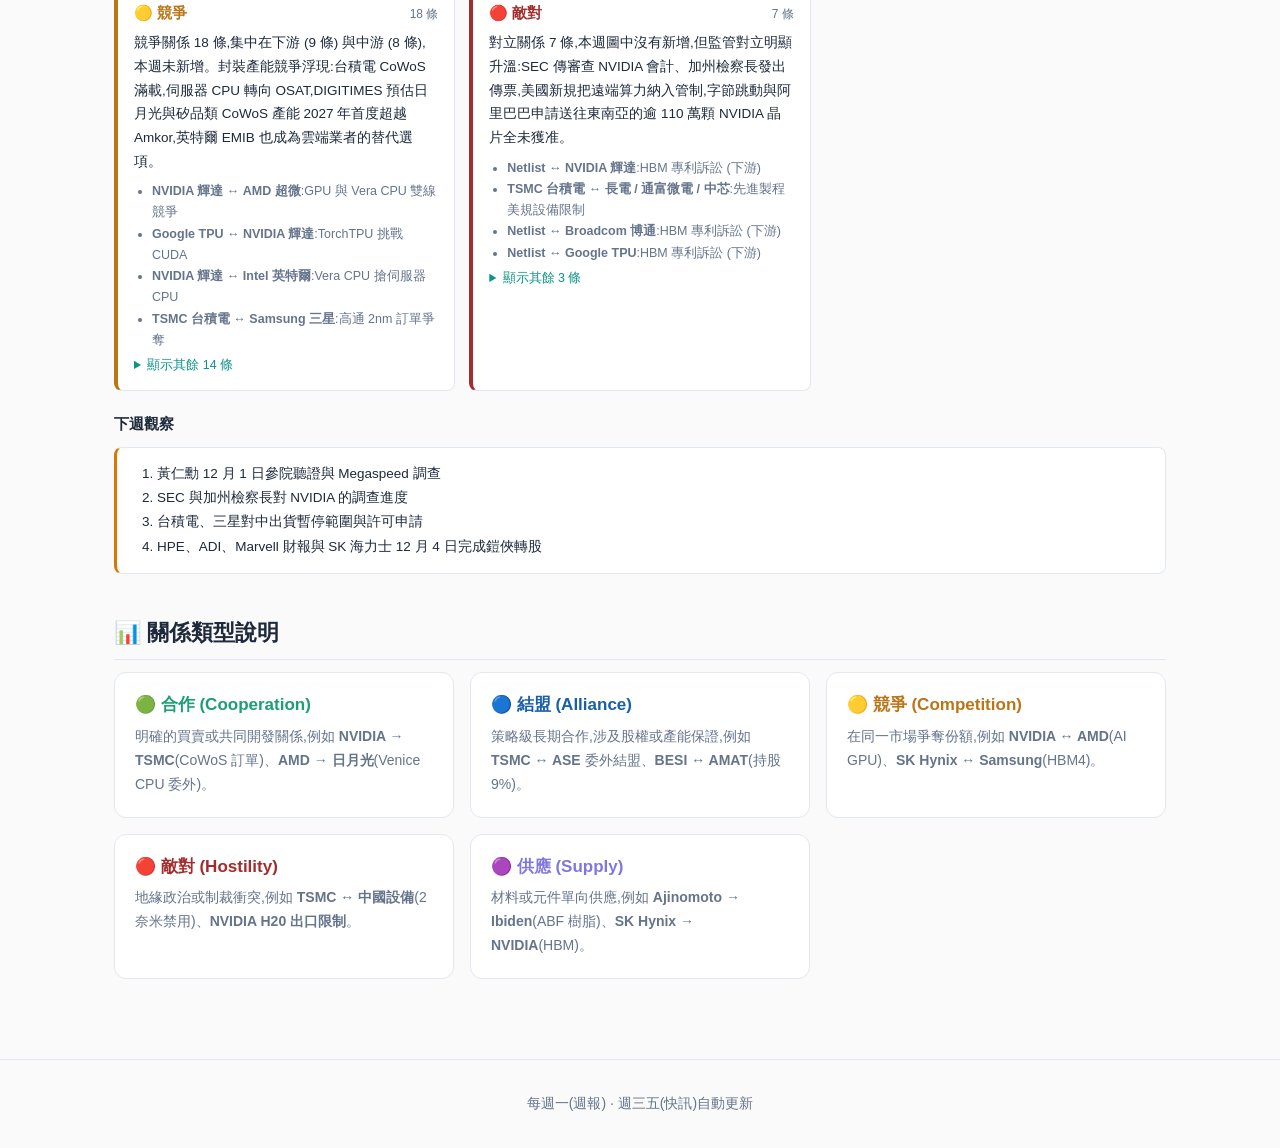
<file: supplychain.html>
<!DOCTYPE html>
<html lang="zh-Hant">
<head>
<meta charset="UTF-8">
<meta name="viewport" content="width=device-width, initial-scale=1.0">
<title>供應鏈關係圖 - 半導體週報</title>
<link rel="stylesheet" href="assets/style.css">
<script src="assets/theme.js"></script>
<style>
.sc-section { margin-bottom: 40px; }
.sc-intro {
  background: var(--bg-card);
  border-left: 3px solid var(--accent);
  padding: 16px 20px;
  border-radius: 8px;
  margin-bottom: 24px;
  color: var(--text-dim);
  font-size: 14px;
  line-height: 1.7;
}
.sc-controls {
  display: flex; flex-wrap: wrap; gap: 12px; align-items: center;
  background: var(--bg-card);
  border: 1px solid var(--border);
  border-radius: 8px;
  padding: 14px 16px;
  margin-bottom: 16px;
}
.sc-controls label { font-size: 13px; color: var(--text-dim); }
.sc-controls select {
  padding: 8px 12px;
  background: var(--bg-elevated);
  border: 1px solid var(--border);
  border-radius: 6px;
  color: var(--text);
  font-size: 14px;
  cursor: pointer;
}
.sc-week-info { margin-left: auto; font-size: 13px; color: var(--text-dim); }
.sc-svg-wrap {
  background: var(--bg-card);
  border: 1px solid var(--border);
  border-radius: 12px;
  padding: 24px;
  margin-bottom: 16px;
  overflow-x: auto;
}
.sc-svg-wrap svg { width: 100%; height: auto; display: block; }
.sc-highlights {
  background: var(--bg-card);
  border: 1px solid var(--border);
  border-left: 3px solid var(--accent-warm);
  border-radius: 8px;
  padding: 16px 20px;
  margin-bottom: 24px;
}
.sc-highlights h4 { font-size: 14px; color: var(--accent-warm); margin-bottom: 10px; }
.sc-highlights ul {
  margin: 0; padding-left: 22px; font-size: 13px;
  line-height: 1.8; color: var(--text-dim);
}
.sc-legend {
  display: flex; flex-wrap: wrap; gap: 16px;
  padding: 12px 16px;
  background: var(--bg-card);
  border: 1px solid var(--border);
  border-radius: 8px;
  margin-bottom: 16px;
  font-size: 13px; color: var(--text-dim);
}
.sc-legend-item { display: flex; align-items: center; gap: 6px; }
.sc-line { display: inline-block; width: 24px; height: 3px; border-radius: 2px; }
.sc-loading { text-align: center; padding: 60px 20px; color: var(--text-dim); font-size: 14px; }
.sc-error {
  background: var(--bg-card);
  border-left: 3px solid #f87171;
  padding: 16px 20px; border-radius: 8px;
  color: #f87171; margin-bottom: 16px;
}
:root[data-theme="light"] .tier-fill-up { fill: #EEEDFE; stroke: #534AB7; stroke-width: 0.5; }
:root[data-theme="light"] .tier-fill-mid { fill: #E1F5EE; stroke: #1D9E75; stroke-width: 0.5; }
:root[data-theme="light"] .tier-fill-down { fill: #FAECE7; stroke: #D85A30; stroke-width: 0.5; }
.tier-fill-up { fill: #3C3489; stroke: #AFA9EC; stroke-width: 0.5; }
.tier-fill-mid { fill: #085041; stroke: #5DCAA5; stroke-width: 0.5; }
.tier-fill-down { fill: #712B13; stroke: #F0997B; stroke-width: 0.5; }
:root[data-theme="light"] .node-text-up { fill: #3C3489; }
:root[data-theme="light"] .node-text-mid { fill: #085041; }
:root[data-theme="light"] .node-text-down { fill: #712B13; }
.node-text-up { fill: #CECBF6; }
.node-text-mid { fill: #9FE1CB; }
.node-text-down { fill: #F5C4B3; }
:root[data-theme="light"] .subtitle-up { fill: #534AB7; }
:root[data-theme="light"] .subtitle-mid { fill: #0F6E56; }
:root[data-theme="light"] .subtitle-down { fill: #993C1D; }
.subtitle-up { fill: #AFA9EC; }
.subtitle-mid { fill: #5DCAA5; }
.subtitle-down { fill: #F0997B; }
:root[data-theme="light"] .tier-text-up { fill: #534AB7; }
:root[data-theme="light"] .tier-text-mid { fill: #0F6E56; }
:root[data-theme="light"] .tier-text-down { fill: #993C1D; }
.tier-text-up { fill: #CECBF6; }
.tier-text-mid { fill: #9FE1CB; }
.tier-text-down { fill: #F5C4B3; }
.sc-helper-text { fill: var(--text-dim); }
:root[data-theme="light"] .sc-helper-text { fill: #64748b; }
.core-stroke {
  stroke-width: 2px !important;
}
/* 深色模式:結盟 (#185FA5)、敵對 (#A32D2D) 文字在深底上太暗,改用同色系亮色 (連線顏色不變) */
:root[data-theme="dark"] [style*="color:#185FA5"] { color: #60a5fa !important; }
:root[data-theme="dark"] [style*="color:#A32D2D"] { color: #f87171 !important; }
/* 供應鏈關係分析 */
.an-overview {
  background: var(--bg-card); border: 1px solid var(--border); border-left: 3px solid var(--accent);
  border-radius: 8px; padding: 16px 20px; margin-bottom: 16px;
  font-size: 14px; line-height: 1.8; color: var(--text);
}
.an-overview .an-note { color: var(--text-dim); font-size: 13px; }
.an-block-title { font-size: 15px; font-weight: 700; margin: 20px 0 10px; color: var(--text); }
.an-matrix-wrap { overflow-x: auto; background: var(--bg-card); border: 1px solid var(--border); border-radius: 8px; }
.an-matrix { width: 100%; border-collapse: collapse; font-size: 13px; min-width: 520px; }
.an-matrix th, .an-matrix td { padding: 9px 12px; text-align: center; border-bottom: 1px solid var(--border); }
.an-matrix th { color: var(--text-dim); font-weight: 600; }
.an-matrix td:first-child, .an-matrix th:first-child { text-align: left; white-space: nowrap; }
.an-matrix tr:last-child td { border-bottom: none; }
.an-matrix td.an-zero { color: var(--text-dim); opacity: 0.4; }
.an-matrix td.an-total { font-weight: 700; }
.an-cards { display: grid; grid-template-columns: repeat(auto-fit, minmax(300px, 1fr)); gap: 14px; }
.an-card {
  background: var(--bg-card); border: 1px solid var(--border); border-left-width: 4px;
  border-radius: 8px; padding: 14px 16px; cursor: pointer; transition: box-shadow .15s;
}
.an-card:hover { box-shadow: 0 2px 10px rgba(0,0,0,.12); }
.an-card.an-active { box-shadow: 0 0 0 2px var(--accent); }
.an-card h4 { font-size: 15px; margin: 0 0 6px; display: flex; justify-content: space-between; align-items: baseline; }
.an-card h4 small { font-size: 12px; color: var(--text-dim); font-weight: 400; }
.an-card p { font-size: 13.5px; line-height: 1.75; color: var(--text); margin: 0 0 8px; }
.an-card ul { margin: 0; padding-left: 18px; font-size: 12.5px; line-height: 1.7; color: var(--text-dim); }
.an-card details summary { font-size: 12.5px; color: var(--accent); cursor: pointer; margin-top: 4px; }
.an-watch { background: var(--bg-card); border: 1px solid var(--border); border-left: 3px solid var(--accent-warm); border-radius: 8px; padding: 14px 20px; }
.an-watch ol { margin: 0; padding-left: 20px; font-size: 13.5px; line-height: 1.8; color: var(--text); }
.an-hint { font-size: 12.5px; color: var(--text-dim); margin: -4px 0 10px; }
/* 點選關係卡片時,圖中只突顯該類連線 */
#svg-container svg[data-focus] line { transition: opacity .2s; }
#svg-container svg[data-focus="supply"] line:not(.rel-supply),
#svg-container svg[data-focus="cooperation"] line:not(.rel-cooperation),
#svg-container svg[data-focus="alliance"] line:not(.rel-alliance),
#svg-container svg[data-focus="competition"] line:not(.rel-competition),
#svg-container svg[data-focus="hostility"] line:not(.rel-hostility) { opacity: 0.06 !important; }
/* 公司方塊連結到對應新聞:外觀不變,僅游標與滑過時微亮 */
.sc-node-link { cursor: pointer; }
.sc-node-link:hover rect, .sc-node-link:focus-visible rect { filter: brightness(1.08); }
.sc-node-link:focus-visible { outline: none; }
:root[data-theme="light"] .core-fill-up { fill: #CECBF6; stroke: #3C3489; }
:root[data-theme="light"] .core-fill-mid { fill: #9FE1CB; stroke: #085041; }
:root[data-theme="light"] .core-fill-down { fill: #F5C4B3; stroke: #712B13; }
.core-fill-up { fill: #534AB7; stroke: #CECBF6; }
.core-fill-mid { fill: #1D9E75; stroke: #9FE1CB; }
.core-fill-down { fill: #D85A30; stroke: #F5C4B3; }
:root[data-theme="light"] .core-text-up { fill: #26215C; font-weight: 700; }
:root[data-theme="light"] .core-text-mid { fill: #04342C; font-weight: 700; }
:root[data-theme="light"] .core-text-down { fill: #4A1B0C; font-weight: 700; }
.core-text-up { fill: #FFFFFF; font-weight: 700; }
.core-text-mid { fill: #FFFFFF; font-weight: 700; }
.core-text-down { fill: #FFFFFF; font-weight: 700; }
</style>
</head>
<body>

<header class="hero">
  <div class="container">
    <button class="theme-toggle" onclick="toggleTheme()" aria-label="切換主題">
      <span class="icon-sun">☀️</span>
      <span class="icon-moon">🌙</span>
    </button>
    <h1>半導體 + AI 供應鏈週報</h1>
    <nav>
      <a href="index.html">首頁</a>
      <a href="companies.html">公司</a>
      <a href="regions.html">區域</a>
      <a href="timeline.html">時間軸</a>
      <a href="briefs.html">快訊</a>
      <a href="supplychain.html" class="active">供應鏈</a>
      <a href="cpo.html">CPO 光通訊</a>
      <a href="usstocks.html">美股追蹤</a>
      <a href="twstocks.html">台股追蹤</a>
      <a href="videos.html">影音觀點</a>
      <a href="search.html">搜尋</a>
    </nav>
  </div>
</header>

<main class="container">

  <section class="sc-section">
    <h2 style="font-size:22px; margin-bottom:12px;">🏭 動態供應鏈關係圖</h2>
    <div class="sc-intro">
      切換不同週次,觀察供應鏈隨產業動態演變。<strong>核心公司</strong>(連線最多者)居中加大顯示,次要公司圍繞兩側。箭頭方向 = 供應流向(上游材料 → 中游製造 → 下游 IC 設計)。
    </div>

    <div class="sc-controls">
      <label for="week-select">📅 週次</label>
      <select id="week-select" onchange="loadWeek(this.value)"></select>
      <div class="sc-week-info" id="week-info"></div>
    </div>

    <div class="sc-legend">
      <div class="sc-legend-item"><span class="sc-line" style="background:#1D9E75"></span>合作</div>
      <div class="sc-legend-item"><span class="sc-line" style="background:#185FA5"></span>結盟</div>
      <div class="sc-legend-item"><span class="sc-line" style="background:#BA7517"></span>競爭</div>
      <div class="sc-legend-item"><span class="sc-line" style="background:#A32D2D"></span>敵對</div>
      <div class="sc-legend-item"><span class="sc-line" style="background:#7F77DD"></span>供應</div>
      <div class="sc-legend-item" style="margin-left:auto;">⭐ = 核心公司(連線最多) · 點方塊看相關新聞</div>
    </div>

    <div class="sc-highlights" id="highlights-box" style="display:none;">
      <h4>📌 本週重點</h4>
      <ul id="highlights-list"></ul>
    </div>

    <div class="sc-svg-wrap">
      <div id="svg-container" class="sc-loading">載入中…</div>
    </div>
  </section>

  <section class="sc-section">
    <h2 style="font-size:22px; margin-bottom:12px;">🔍 供應鏈關係分析</h2>
    <div id="analysis"></div>
  </section>

  <section class="sc-section">
    <h2 style="font-size:22px; margin-bottom:12px;">📊 關係類型說明</h2>

    <div style="display:grid; grid-template-columns:repeat(auto-fit, minmax(280px, 1fr)); gap:16px;">

      <div class="article-card">
        <h3 style="color:#1D9E75; margin-bottom:8px;">🟢 合作 (Cooperation)</h3>
        <p style="color:var(--text-dim); font-size:14px; line-height:1.7;">
          明確的買賣或共同開發關係,例如 <strong>NVIDIA → TSMC</strong>(CoWoS 訂單)、<strong>AMD → 日月光</strong>(Venice CPU 委外)。
        </p>
      </div>

      <div class="article-card">
        <h3 style="color:#185FA5; margin-bottom:8px;">🔵 結盟 (Alliance)</h3>
        <p style="color:var(--text-dim); font-size:14px; line-height:1.7;">
          策略級長期合作,涉及股權或產能保證,例如 <strong>TSMC ↔ ASE</strong> 委外結盟、<strong>BESI ↔ AMAT</strong>(持股 9%)。
        </p>
      </div>

      <div class="article-card">
        <h3 style="color:#BA7517; margin-bottom:8px;">🟡 競爭 (Competition)</h3>
        <p style="color:var(--text-dim); font-size:14px; line-height:1.7;">
          在同一市場爭奪份額,例如 <strong>NVIDIA ↔ AMD</strong>(AI GPU)、<strong>SK Hynix ↔ Samsung</strong>(HBM4)。
        </p>
      </div>

      <div class="article-card">
        <h3 style="color:#A32D2D; margin-bottom:8px;">🔴 敵對 (Hostility)</h3>
        <p style="color:var(--text-dim); font-size:14px; line-height:1.7;">
          地緣政治或制裁衝突,例如 <strong>TSMC ↔ 中國設備</strong>(2 奈米禁用)、<strong>NVIDIA H20 出口限制</strong>。
        </p>
      </div>

      <div class="article-card">
        <h3 style="color:#7F77DD; margin-bottom:8px;">🟣 供應 (Supply)</h3>
        <p style="color:var(--text-dim); font-size:14px; line-height:1.7;">
          材料或元件單向供應,例如 <strong>Ajinomoto → Ibiden</strong>(ABF 樹脂)、<strong>SK Hynix → NVIDIA</strong>(HBM)。
        </p>
      </div>

    </div>
  </section>

</main>

<footer>
  <div class="container">
    <p>每週一(週報) · 週三五(快訊)自動更新</p>
  </div>
</footer>

<script>
const REL_COLORS = {
  cooperation: { color: "#1D9E75", dash: "" },
  alliance:    { color: "#185FA5", dash: "6 3" },
  competition: { color: "#BA7517", dash: "" },
  hostility:   { color: "#A32D2D", dash: "3 3" },
  supply:      { color: "#7F77DD", dash: "" }
};

const TIER_LAYOUT = {
  up:   { y: 50,  fillClass: "tier-fill-up",   textClass: "tier-text-up",   nodeText: "node-text-up",   subText: "subtitle-up",   coreFill: "core-fill-up",   coreText: "core-text-up",   label: "上游 · 材料與設備" },
  mid:  { y: 0,   fillClass: "tier-fill-mid",  textClass: "tier-text-mid",  nodeText: "node-text-mid",  subText: "subtitle-mid",  coreFill: "core-fill-mid",  coreText: "core-text-mid",  label: "中游 · 晶圓代工與封測" },
  down: { y: 0,   fillClass: "tier-fill-down", textClass: "tier-text-down", nodeText: "node-text-down", subText: "subtitle-down", coreFill: "core-fill-down", coreText: "core-text-down", label: "下游 · IC 設計與系統廠" }
};

let nodePositions = {};

async function init() {
  try {
    const idx = await (await fetch("data/supplychain-index.json")).json();
    const select = document.getElementById("week-select");
    idx.weeks.forEach(w => {
      const opt = document.createElement("option");
      opt.value = w.file;
      opt.textContent = `${w.week} (${w.date})`;
      select.appendChild(opt);
    });
    if (idx.weeks.length) {
      const latestFile = idx.weeks[0].file;
      select.value = latestFile;
      await loadWeek(latestFile);
    } else {
      document.getElementById("svg-container").innerHTML =
        '<div class="sc-error">尚無供應鏈資料</div>';
    }
  } catch (err) {
    document.getElementById("svg-container").innerHTML =
      `<div class="sc-error">載入索引失敗: ${err.message}</div>`;
  }
}

async function loadWeek(filename) {
  try {
    document.getElementById("svg-container").innerHTML = '<div class="sc-loading">載入中…</div>';
    const data = await (await fetch("data/" + filename)).json();
    renderHighlights(data);
    renderAnalysis(data);
    renderInfo(data);
    renderSVG(data);
  } catch (err) {
    document.getElementById("svg-container").innerHTML =
      `<div class="sc-error">載入失敗: ${err.message}</div>`;
  }
}

// ── 供應鏈關係分析:統計 (所有週次) + Claude 文字分析 (data.analysis,週一自動產生) ──
const REL_INFO = {
  supply:      { name: "供應", icon: "🟣" },
  cooperation: { name: "合作", icon: "🟢" },
  alliance:    { name: "結盟", icon: "🔵" },
  competition: { name: "競爭", icon: "🟡" },
  hostility:   { name: "敵對", icon: "🔴" }
};
const TIER_NAME = { up: "上游", mid: "中游", down: "下游" };
const TIER_ORDER = ["up", "mid", "down"];
const escHtml = t => String(t ?? "").replace(/&/g, "&amp;").replace(/</g, "&lt;").replace(/>/g, "&gt;").replace(/"/g, "&quot;");

function relationPairKey(a, b) {
  if (a === b) return `${TIER_NAME[a]}內部`;
  const [x, y] = [a, b].sort((p, q) => TIER_ORDER.indexOf(p) - TIER_ORDER.indexOf(q));
  return `${TIER_NAME[x]} ↔ ${TIER_NAME[y]}`;
}

function renderAnalysis(data) {
  const box = document.getElementById("analysis");
  const nodes = Object.fromEntries(data.nodes.map(n => [n.id, n]));
  const edges = data.edges.filter(e => nodes[e.from] && nodes[e.to]);
  const types = Object.keys(REL_INFO);
  const an = data.analysis || null;
  const degree = calcConnectionCount(data.nodes, edges);
  const label = id => escHtml(nodes[id].label);

  // 1. 總覽
  let html = `<div class="an-overview">`;
  html += an && an.overview
    ? escHtml(an.overview)
    : `<span class="an-note">本週沒有文字分析 (自 2026-W41 起每週由週報自動產生),以下為依關係資料的統計。</span>`;
  html += `</div>`;

  // 2. 層級 × 關係類型矩陣
  const pairs = ["上游內部", "上游 ↔ 中游", "中游內部", "中游 ↔ 下游", "下游內部", "上游 ↔ 下游"];
  const matrix = Object.fromEntries(pairs.map(p => [p, Object.fromEntries(types.map(t => [t, 0]))]));
  edges.forEach(e => {
    const k = relationPairKey(nodes[e.from].tier, nodes[e.to].tier);
    if (matrix[k] && matrix[k][e.type] !== undefined) matrix[k][e.type]++;
  });
  const colTotal = t => pairs.reduce((s, p) => s + matrix[p][t], 0);
  html += `<div class="an-block-title">關係分布:上、中、下游之間</div><div class="an-matrix-wrap"><table class="an-matrix"><thead><tr><th>層級</th>`;
  types.forEach(t => html += `<th style="color:${REL_COLORS[t].color}">${REL_INFO[t].name}</th>`);
  html += `<th>合計</th></tr></thead><tbody>`;
  pairs.forEach(p => {
    const row = types.map(t => matrix[p][t]);
    const sum = row.reduce((a, b) => a + b, 0);
    if (!sum) return;
    html += `<tr><td>${p}</td>` + row.map(v => `<td class="${v ? "" : "an-zero"}">${v || "–"}</td>`).join("") + `<td class="an-total">${sum}</td></tr>`;
  });
  html += `<tr><td class="an-total">合計</td>` + types.map(t => `<td class="an-total">${colTotal(t)}</td>`).join("") + `<td class="an-total">${edges.length}</td></tr>`;
  html += `</tbody></table></div>`;

  // 3. 五種關係卡片 (依連線較多的公司優先列出)
  html += `<div class="an-block-title">各類關係解讀</div><div class="an-hint">點選卡片可在上方圖中只突顯該類關係,再點一次恢復。</div><div class="an-cards">`;
  types.forEach(t => {
    const list = edges.filter(e => e.type === t)
      .sort((a, b) => (degree[b.from] + degree[b.to]) - (degree[a.from] + degree[a.to]));
    if (!list.length) return;
    const arrow = (t === "competition" || t === "hostility") ? "↔" : "→";
    const item = e => `<li><strong>${label(e.from)}</strong> ${arrow} <strong>${label(e.to)}</strong>:${escHtml(e.label)}</li>`;
    html += `<div class="an-card" data-type="${t}" style="border-left-color:${REL_COLORS[t].color}">`;
    html += `<h4><span style="color:${REL_COLORS[t].color}">${REL_INFO[t].icon} ${REL_INFO[t].name}</span><small>${list.length} 條</small></h4>`;
    if (an && an[t]) html += `<p>${escHtml(an[t])}</p>`;
    html += `<ul>${list.slice(0, 4).map(item).join("")}</ul>`;
    if (list.length > 4) {
      html += `<details><summary>顯示其餘 ${list.length - 4} 條</summary><ul>${list.slice(4).map(item).join("")}</ul></details>`;
    }
    html += `</div>`;
  });
  html += `</div>`;

  // 4. 下週觀察
  if (an && an.watch && an.watch.length) {
    html += `<div class="an-block-title">下週觀察</div><div class="an-watch"><ol>${an.watch.map(w => `<li>${escHtml(w)}</li>`).join("")}</ol></div>`;
  }

  box.innerHTML = html;

  // 卡片點選 → 圖中只突顯該類連線
  box.querySelectorAll(".an-card").forEach(card => {
    card.addEventListener("click", ev => {
      if (ev.target.closest("summary")) return;  // 展開清單時不切換
      const svg = document.querySelector("#svg-container svg");
      const active = card.classList.contains("an-active");
      box.querySelectorAll(".an-card").forEach(c => c.classList.remove("an-active"));
      if (!svg) return;
      if (active) { svg.removeAttribute("data-focus"); return; }
      card.classList.add("an-active");
      svg.setAttribute("data-focus", card.dataset.type);
      svg.scrollIntoView({ behavior: "smooth", block: "center" });
    });
  });
}

function renderInfo(data) {
  document.getElementById("week-info").innerHTML =
    `<strong>${data.title || ""}</strong> · ${data.nodes.length} 家公司 · ${data.edges.length} 條關係`;
}

function renderHighlights(data) {
  const box = document.getElementById("highlights-box");
  const list = document.getElementById("highlights-list");
  if (!data.highlights || !data.highlights.length) {
    box.style.display = "none";
    return;
  }
  box.style.display = "block";
  list.innerHTML = data.highlights.map(h => `<li>${h}</li>`).join("");
}

function calcConnectionCount(nodes, edges) {
  const count = {};
  nodes.forEach(n => count[n.id] = 0);
  edges.forEach(e => {
    if (count[e.from] !== undefined) count[e.from]++;
    if (count[e.to] !== undefined) count[e.to]++;
  });
  return count;
}

function findCoreNodes(tierNodes, connectionCount) {
  if (!tierNodes.length) return [];
  const sorted = [...tierNodes].sort((a, b) => {
    if (a.core && !b.core) return -1;
    if (!a.core && b.core) return 1;
    // 連線數多者優先;同分時以近 4 週報導量 (mentions) 決定,再同分則維持資料原始順序
    return (connectionCount[b.id] || 0) - (connectionCount[a.id] || 0)
        || (b.mentions || 0) - (a.mentions || 0);
  });
  return sorted;
}

// 大區塊 (tier) 的幾何設定:上、中、下游共用同一套規則
const TIER_BOX = { x: 15, width: 730, padX: 12, titleH: 44, padBottom: 14 };

function layoutTier(tierNodes, connectionCount, tierY, tierKey) {
  const positions = {};
  if (!tierNodes.length) return { positions, tierHeight: 80 };

  const sorted = findCoreNodes(tierNodes, connectionCount);
  const coreNode = sorted[0];
  const others = sorted.slice(1);

  const isDownTier = (tierKey === 'down');
  const coreWidth = isDownTier ? 140 : 150;
  const coreHeight = isDownTier ? 54 : 58;
  const nodeHeight = isDownTier ? 44 : 46;
  const maxNodeWidth = isDownTier ? 88 : 96;
  const gap = 6;

  // 可用的內容範圍 (扣除左右內距與標題列)
  const innerLeft = TIER_BOX.x + TIER_BOX.padX;
  const innerRight = TIER_BOX.x + TIER_BOX.width - TIER_BOX.padX;
  const contentTop = tierY + TIER_BOX.titleH;
  const centerX = (innerLeft + innerRight) / 2;

  let maxPerSide = 1;
  if (others.length > 8) maxPerSide = 3;
  else if (others.length > 6) maxPerSide = 2;

  // 小方塊寬度依每側可用寬度計算,保證不超出大區塊左右邊界
  const sideWidth = (innerRight - innerLeft - coreWidth) / 2 - gap;
  const nodeWidth = Math.min(maxNodeWidth, Math.floor((sideWidth - (maxPerSide - 1) * gap) / maxPerSide));

  const leftCount = Math.ceil(others.length / 2);
  const rightCount = Math.floor(others.length / 2);
  const maxRows = Math.max(1, Math.ceil(leftCount / maxPerSide), Math.ceil(rightCount / maxPerSide));
  const rowHeight = nodeHeight + gap;
  const sideBlockHeight = maxRows * rowHeight - gap;

  // 由標題下方開始排列;核心方塊在兩側方塊群的垂直中央
  const sideStartY = contentTop + Math.max(0, (coreHeight - sideBlockHeight) / 2);
  const coreX = centerX - coreWidth / 2;
  const coreY = contentTop + Math.max(0, (sideBlockHeight - coreHeight) / 2);

  positions[coreNode.id] = {
    x: coreX, y: coreY, width: coreWidth, height: coreHeight,
    cx: centerX, cy: coreY + coreHeight / 2,
    tier: tierKey, node: coreNode, isCore: true
  };

  const leftLimit = coreX - gap;
  const rightStart = coreX + coreWidth + gap;
  let leftIdx = 0, rightIdx = 0;
  others.forEach((n, i) => {
    let x, idx;
    if (i % 2 === 0) {
      idx = leftIdx++;
      const col = idx % maxPerSide;
      x = leftLimit - (col + 1) * nodeWidth - col * gap;
    } else {
      idx = rightIdx++;
      const col = idx % maxPerSide;
      x = rightStart + col * (nodeWidth + gap);
    }
    const y = sideStartY + Math.floor(idx / maxPerSide) * rowHeight;
    positions[n.id] = {
      x, y, width: nodeWidth, height: nodeHeight,
      cx: x + nodeWidth / 2, cy: y + nodeHeight / 2,
      tier: tierKey, node: n, isCore: false
    };
  });

  let maxBottom = coreY + coreHeight;
  Object.values(positions).forEach(p => {
    maxBottom = Math.max(maxBottom, p.y + p.height);
  });

  const tierHeight = (maxBottom - tierY) + TIER_BOX.padBottom;
  return { positions, tierHeight };
}

// 估算文字寬度 (中日韓全形字 ≈ 1em,其他 ≈ 0.58em),超出可用寬度時縮小字級
function fitFontSize(text, maxWidth, baseSize, minSize = 6.5) {
  let em = 0;
  for (const ch of String(text)) em += /[\u2E80-\uFFEF]/.test(ch) ? 1 : 0.58;
  if (!em) return baseSize;
  return Math.max(minSize, Math.min(baseSize, maxWidth / em));
}

// 副標題切成兩行:優先在空白或「·」處斷行,避免把詞切開
function splitSub(text) {
  const mid = text.length / 2;
  let best = -1;
  [...text].forEach((ch, i) => {
    if ((ch === " " || ch === "·") && (best < 0 || Math.abs(i - mid) < Math.abs(best - mid))) best = i;
  });
  if (best > 0 && Math.abs(best - mid) <= text.length / 4) {
    const clean = s => s.replace(/^[\s·]+|[\s·]+$/g, "");
    return [clean(text.slice(0, best)), clean(text.slice(best + 1))];
  }
  const idx = Math.ceil(mid);
  return [text.slice(0, idx), text.slice(idx)];
}

function renderSVG(data) {
  const connectionCount = calcConnectionCount(data.nodes, data.edges);
  const upNodes = data.nodes.filter(n => n.tier === "up");
  const midNodes = data.nodes.filter(n => n.tier === "mid");
  const downNodes = data.nodes.filter(n => n.tier === "down");

  let cursorY = 40;
  
  const upLayout = layoutTier(upNodes, connectionCount, cursorY, "up");
  const upY = cursorY;
  const upHeight = Math.max(120, upLayout.tierHeight);
  cursorY += upHeight + 20;

  const midLayout = layoutTier(midNodes, connectionCount, cursorY, "mid");
  const midY = cursorY;
  const midHeight = Math.max(120, midLayout.tierHeight);
  cursorY += midHeight + 20;

  const downLayout = layoutTier(downNodes, connectionCount, cursorY, "down");
  const downY = cursorY;
  const downHeight = Math.max(120, downLayout.tierHeight);
  cursorY += downHeight + 40; 

  nodePositions = {
    ...upLayout.positions,
    ...midLayout.positions,
    ...downLayout.positions
  };

  const svgHeight = cursorY;
  const tierRects = [
    { tier: "up", y: upY, height: upHeight },
    { tier: "mid", y: midY, height: midHeight },
    { tier: "down", y: downY, height: downHeight }
  ];

  let svg = `<svg viewBox="0 0 760 ${svgHeight}" role="img" aria-label="供應鏈關係圖">`;
  svg += `<defs><marker id="arrow" viewBox="0 0 10 10" refX="8" refY="5" markerWidth="6" markerHeight="6" orient="auto-start-reverse"><path d="M2 1L8 5L2 9" fill="none" stroke="context-stroke" stroke-width="1.5" stroke-linecap="round" stroke-linejoin="round"/></marker></defs>`;

  svg += `<text x="380" y="22" text-anchor="middle" font-size="15" font-weight="500" class="sc-helper-text">${data.week} · ${data.title || ""}</text>`;

  tierRects.forEach(t => {
    const info = TIER_LAYOUT[t.tier];
    svg += `<rect x="${TIER_BOX.x}" y="${t.y}" width="${TIER_BOX.width}" height="${t.height}" rx="12" class="${info.fillClass}"/>`;
    svg += `<text x="${TIER_BOX.x + 15}" y="${t.y + 28}" font-size="14" font-weight="700" class="${info.textClass}" pointer-events="none">${info.label}</text>`;
  });

  data.edges.forEach(e => {
    const from = nodePositions[e.from];
    const to = nodePositions[e.to];
    if (!from || !to) return;

    const rel = REL_COLORS[e.type] || REL_COLORS.cooperation;
    const dashAttr = rel.dash ? `stroke-dasharray="${rel.dash}"` : "";
    const marker = e.type === "competition" || e.type === "hostility" ? "" : `marker-end="url(#arrow)"`;

    const x1 = from.cx;
    const x2 = to.cx;

    let actualY1, actualY2;
    if (from.tier === to.tier) {
      actualY1 = from.cy;
      actualY2 = to.cy;
    } else {
      const fromTierIdx = ["up", "mid", "down"].indexOf(from.tier);
      const toTierIdx = ["up", "mid", "down"].indexOf(to.tier);
      if (toTierIdx > fromTierIdx) {
        actualY1 = from.y + from.height;
        actualY2 = to.y;
      } else {
        actualY1 = from.y;
        actualY2 = to.y + to.height;
      }
    }

    const opacity = (from.isCore || to.isCore) ? "0.85" : "0.55";
    const strokeWidth = (from.isCore || to.isCore) ? "2" : "1.5";
    svg += `<line class="rel-${e.type}" x1="${x1}" y1="${actualY1}" x2="${x2}" y2="${actualY2}" stroke="${rel.color}" stroke-width="${strokeWidth}" ${dashAttr} ${marker} opacity="${opacity}"/>`;
  });

  // 繪製節點與文字:字級依方框寬度自動縮放,文字不超出方框
  const textEl = (x, y, size, weight, cls, text, extra = "") =>
    `<text x="${x}" y="${y}" text-anchor="middle" dominant-baseline="central" font-size="${size.toFixed(1)}" font-weight="${weight}" class="${cls}" ${extra}>${text}</text>`;

  const esc = t => String(t).replace(/&/g, "&amp;").replace(/</g, "&lt;").replace(/>/g, "&gt;").replace(/"/g, "&quot;");

  Object.values(nodePositions).forEach(p => {
    const tierInfo = TIER_LAYOUT[p.tier];
    const node = p.node;
    const maxW = p.width - 8;
    const news = node.news && /^https?:\/\//.test(node.news.url || "") ? node.news : null;
    if (news) {
      svg += `<a href="${esc(news.url)}" target="_blank" rel="noopener noreferrer" class="sc-node-link"><title>${esc(node.label)}:${esc(news.title)}</title>`;
    }

    if (p.isCore) {
      svg += `<rect x="${p.x}" y="${p.y}" width="${p.width}" height="${p.height}" rx="6" class="${tierInfo.coreFill} core-stroke"/>`;
      const labelText = "⭐ " + node.label;
      const labelSize = fitFontSize(labelText, maxW, 11.5);
      if (!node.sub) {
        svg += textEl(p.cx, p.cy, labelSize, 700, tierInfo.coreText, labelText);
      } else if (fitFontSize(node.sub, maxW, 9.5) >= 9) {
        svg += textEl(p.cx, p.y + p.height * 0.35, labelSize, 700, tierInfo.coreText, labelText);
        svg += textEl(p.cx, p.y + p.height * 0.7, fitFontSize(node.sub, maxW, 9.5), 500, tierInfo.coreText, node.sub, 'opacity="0.85"');
      } else {
        const [l1, l2] = splitSub(node.sub);
        const subSize = Math.min(fitFontSize(l1, maxW, 9), fitFontSize(l2, maxW, 9));
        svg += textEl(p.cx, p.y + 16, labelSize, 700, tierInfo.coreText, labelText);
        svg += textEl(p.cx, p.y + 32, subSize, 500, tierInfo.coreText, l1, 'opacity="0.85"');
        svg += textEl(p.cx, p.y + 44, subSize, 500, tierInfo.coreText, l2, 'opacity="0.85"');
      }
    } else {
      svg += `<rect x="${p.x}" y="${p.y}" width="${p.width}" height="${p.height}" rx="5" class="${tierInfo.fillClass}"/>`;
      const labelSize = fitFontSize(node.label, maxW, 10);
      if (!node.sub) {
        svg += textEl(p.cx, p.cy, labelSize, 500, tierInfo.nodeText, node.label);
      } else if (fitFontSize(node.sub, maxW, 8.5) >= 8) {
        svg += textEl(p.cx, p.y + 14, labelSize, 500, tierInfo.nodeText, node.label);
        svg += textEl(p.cx, p.y + 30, fitFontSize(node.sub, maxW, 8.5), 400, tierInfo.subText, node.sub);
      } else {
        const [l1, l2] = splitSub(node.sub);
        const subSize = Math.min(fitFontSize(l1, maxW, 8), fitFontSize(l2, maxW, 8));
        svg += textEl(p.cx, p.y + 12, labelSize, 500, tierInfo.nodeText, node.label);
        svg += textEl(p.cx, p.y + 25, subSize, 400, tierInfo.subText, l1);
        svg += textEl(p.cx, p.y + 36, subSize, 400, tierInfo.subText, l2);
      }
    }
    if (news) svg += `</a>`;
  });

  svg += `<text x="380" y="${svgHeight - 12}" text-anchor="middle" font-size="10.5" class="sc-helper-text">${data.nodes.length} 家公司 · ${data.edges.length} 條關係 · ${data.date}</text>`;
  svg += `</svg>`;

  document.getElementById("svg-container").innerHTML = svg;
  document.getElementById("svg-container").className = "";
}

init();
</script>
</body>
</html>
</file>
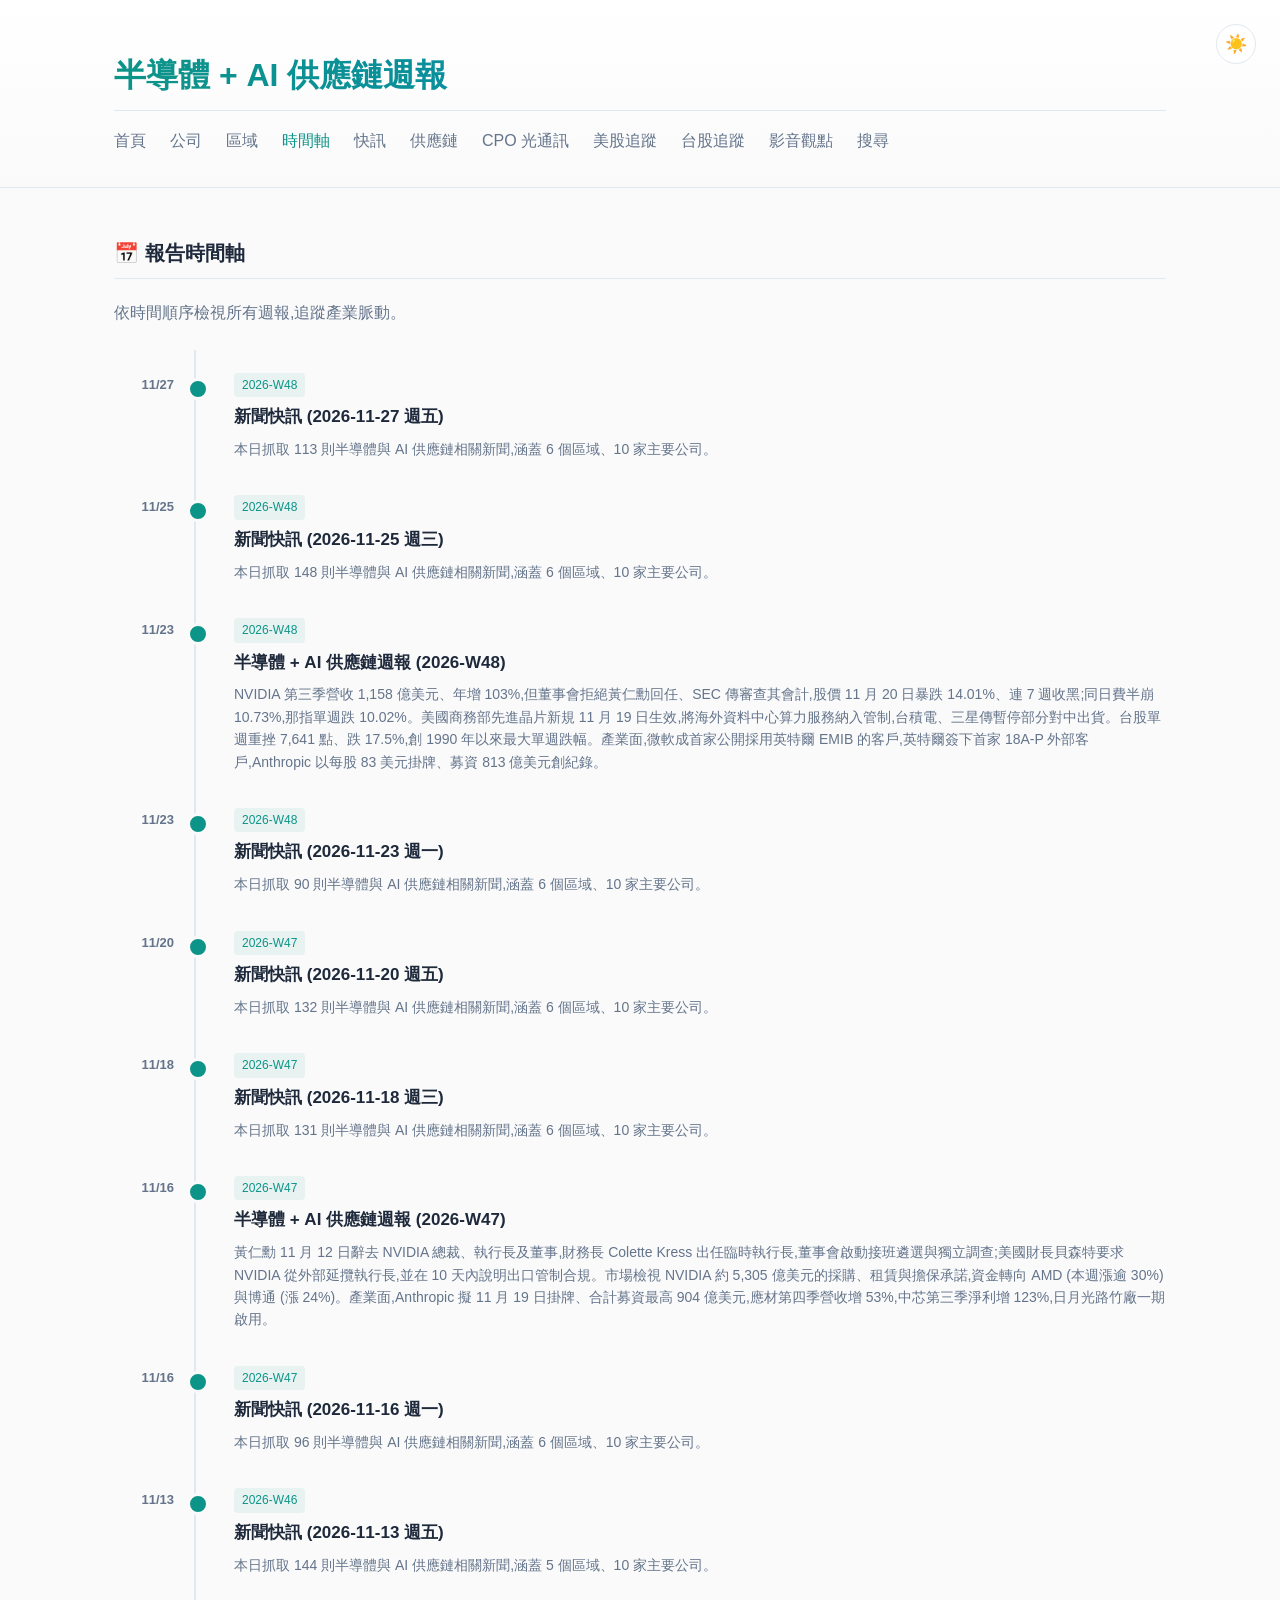
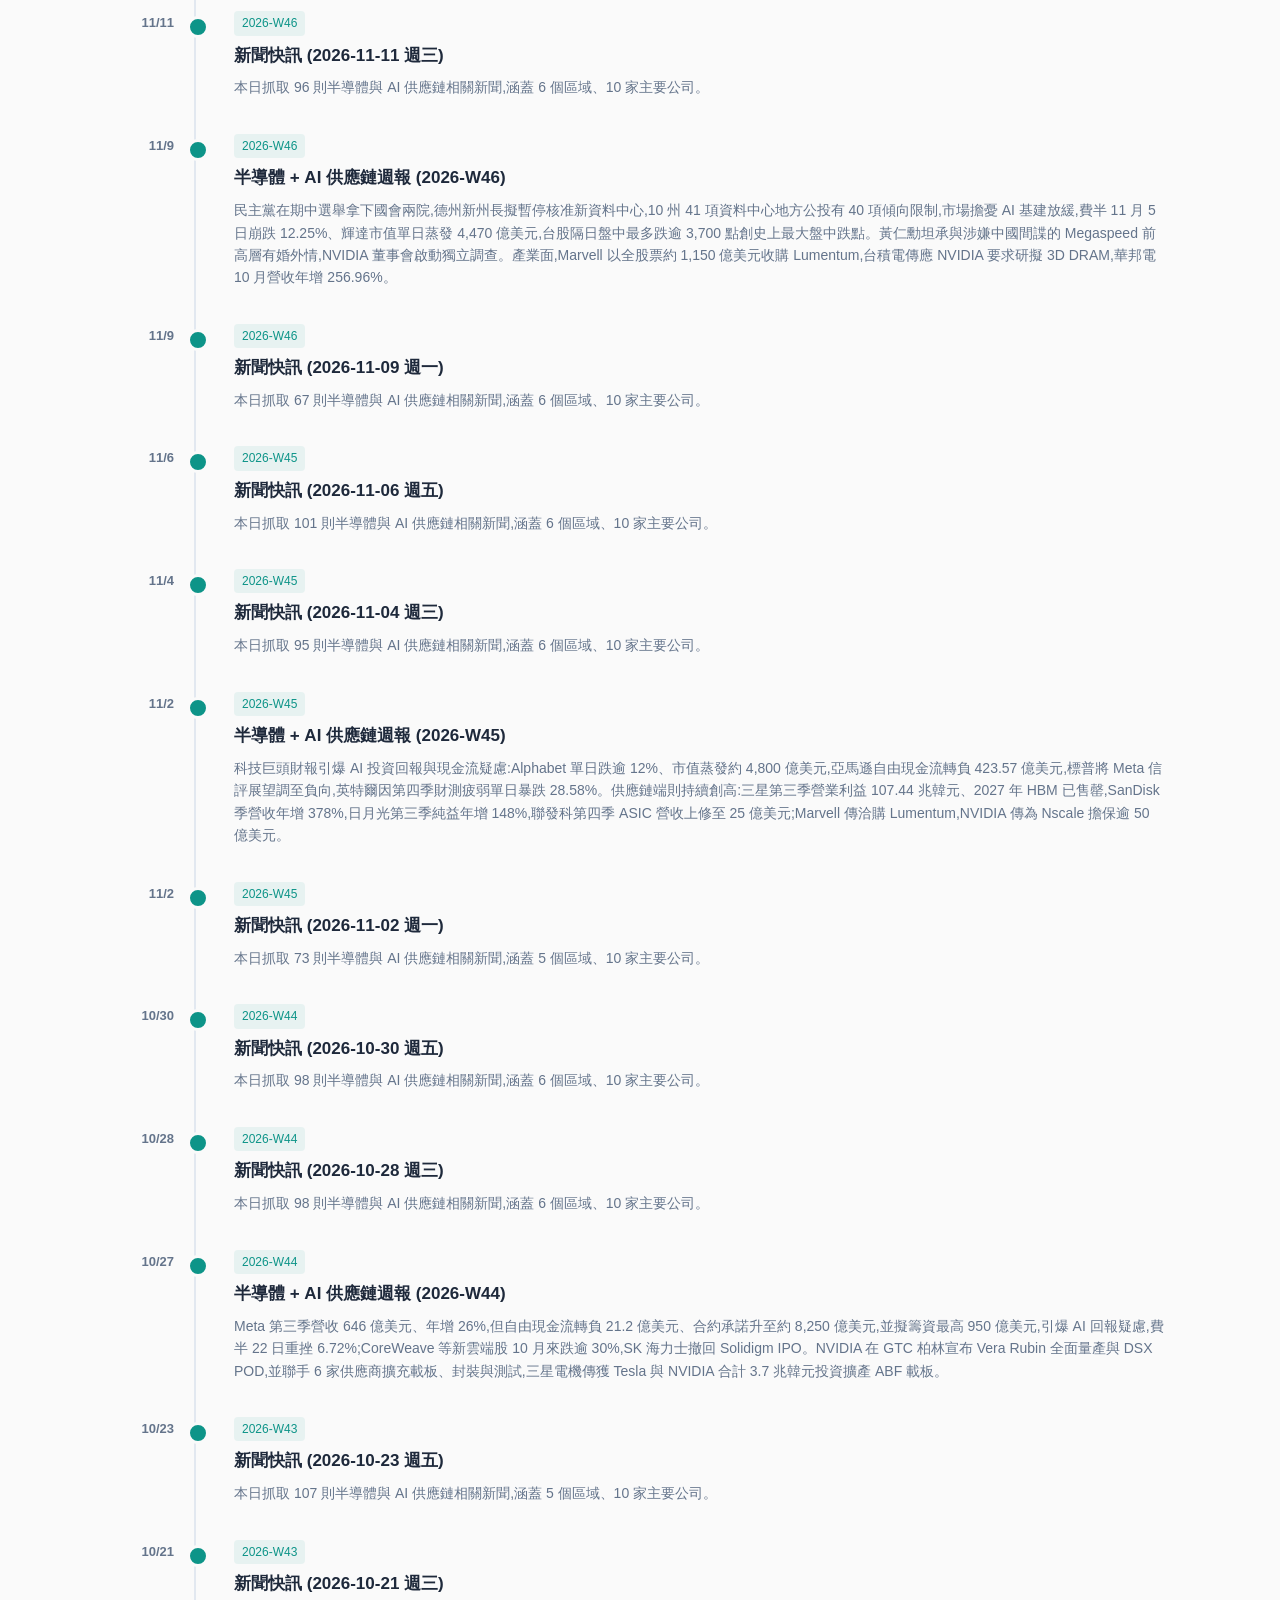
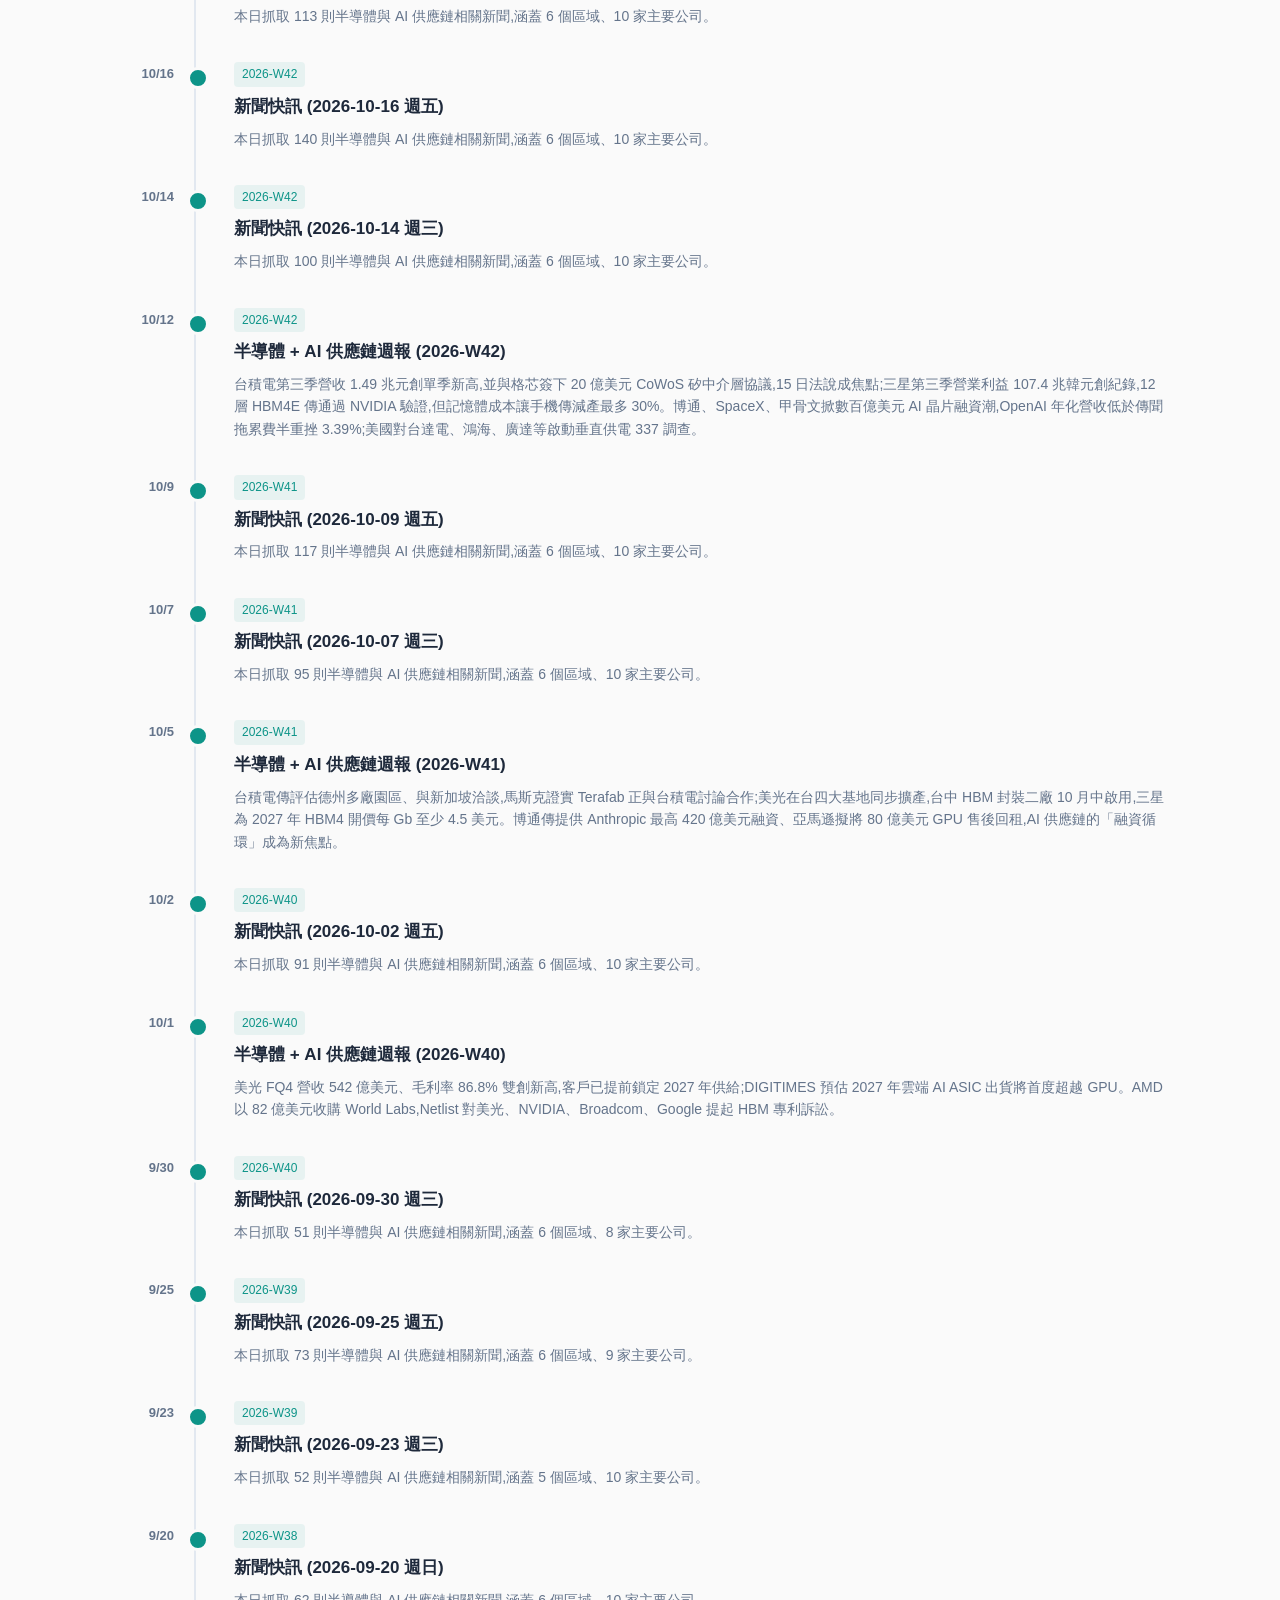
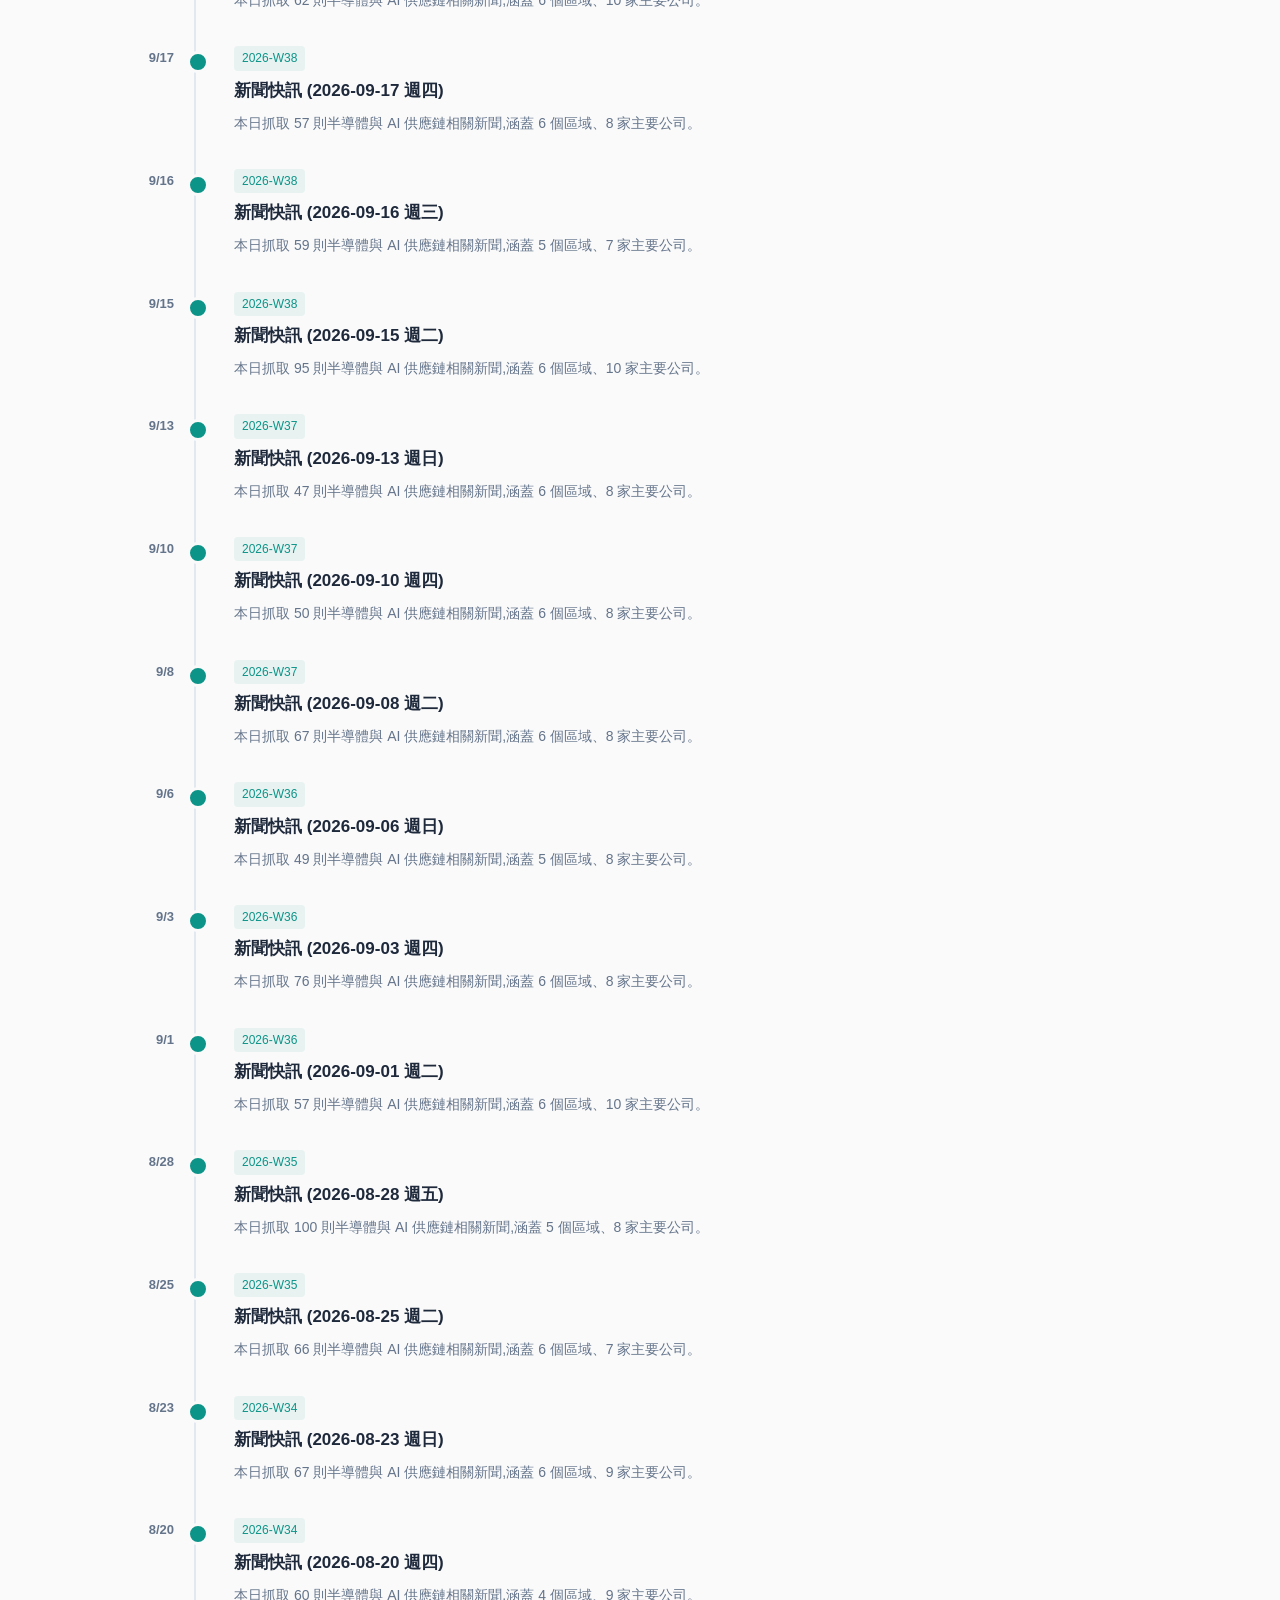
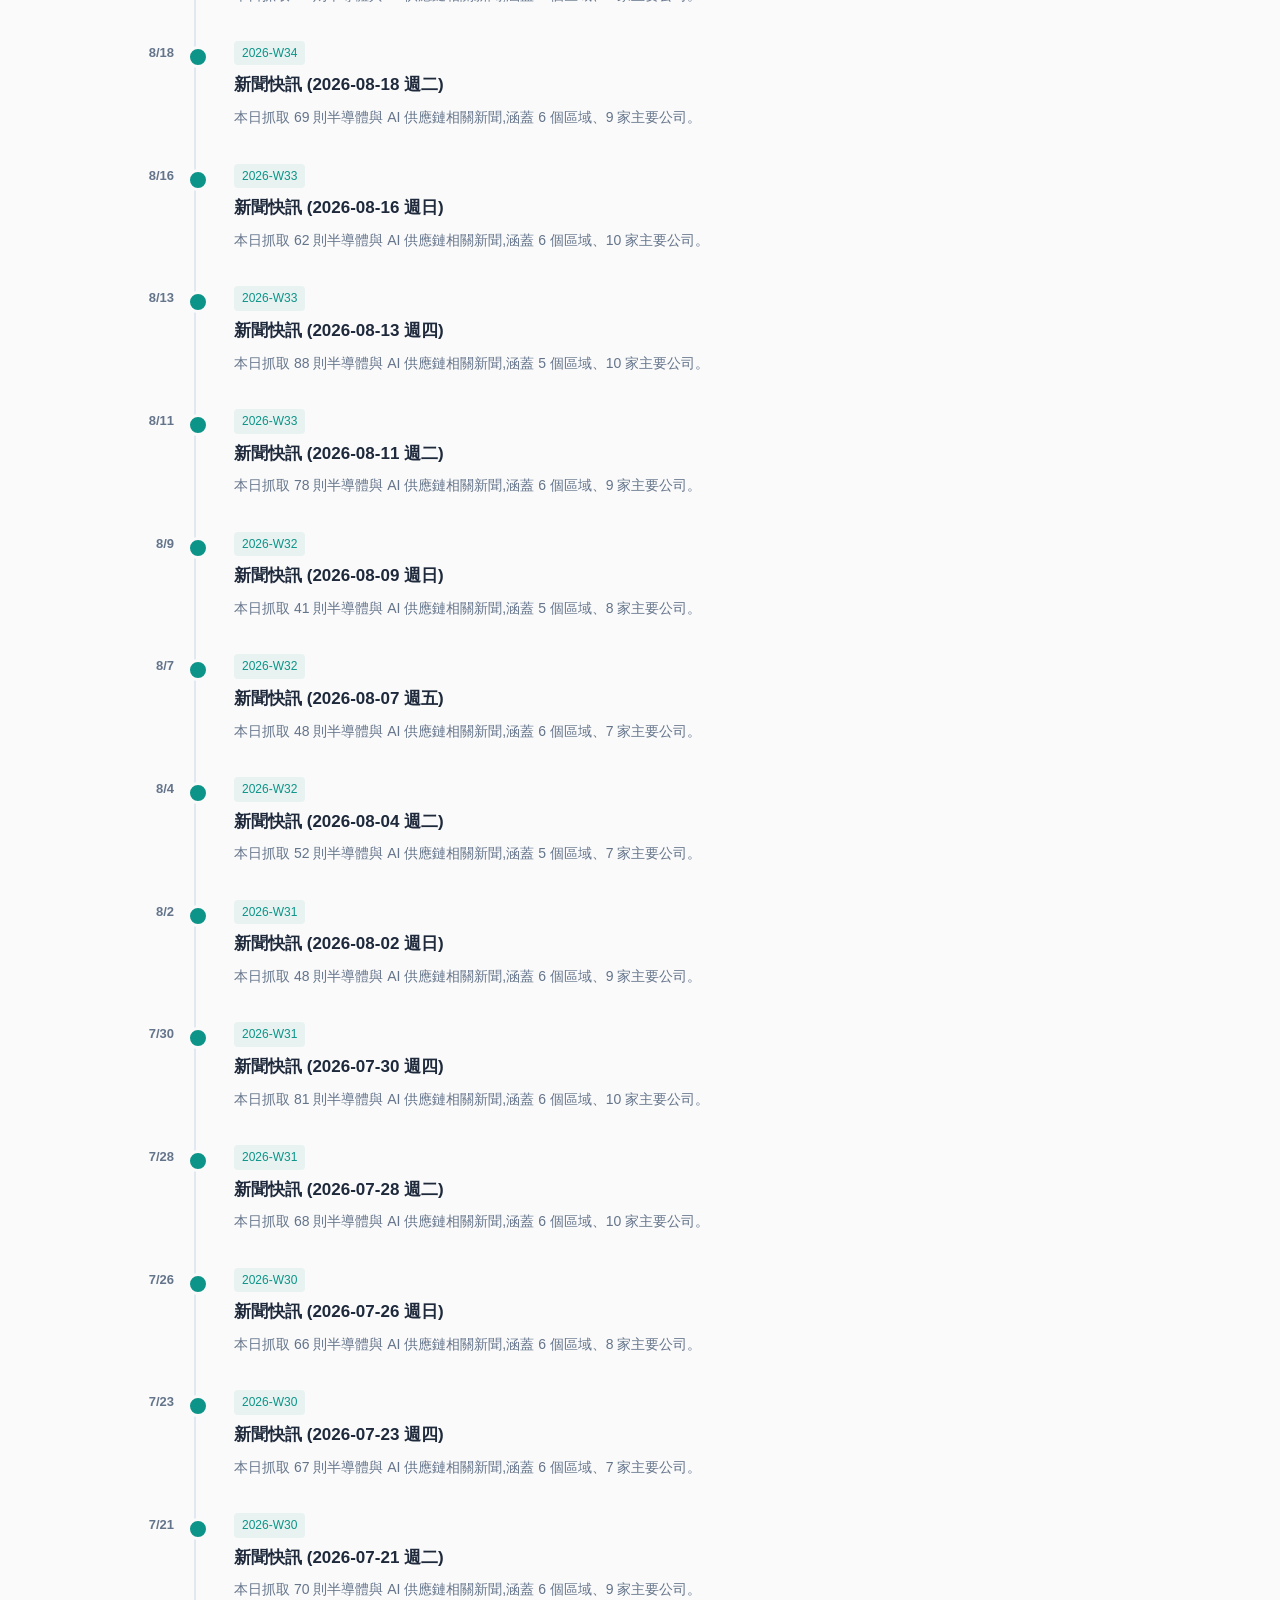
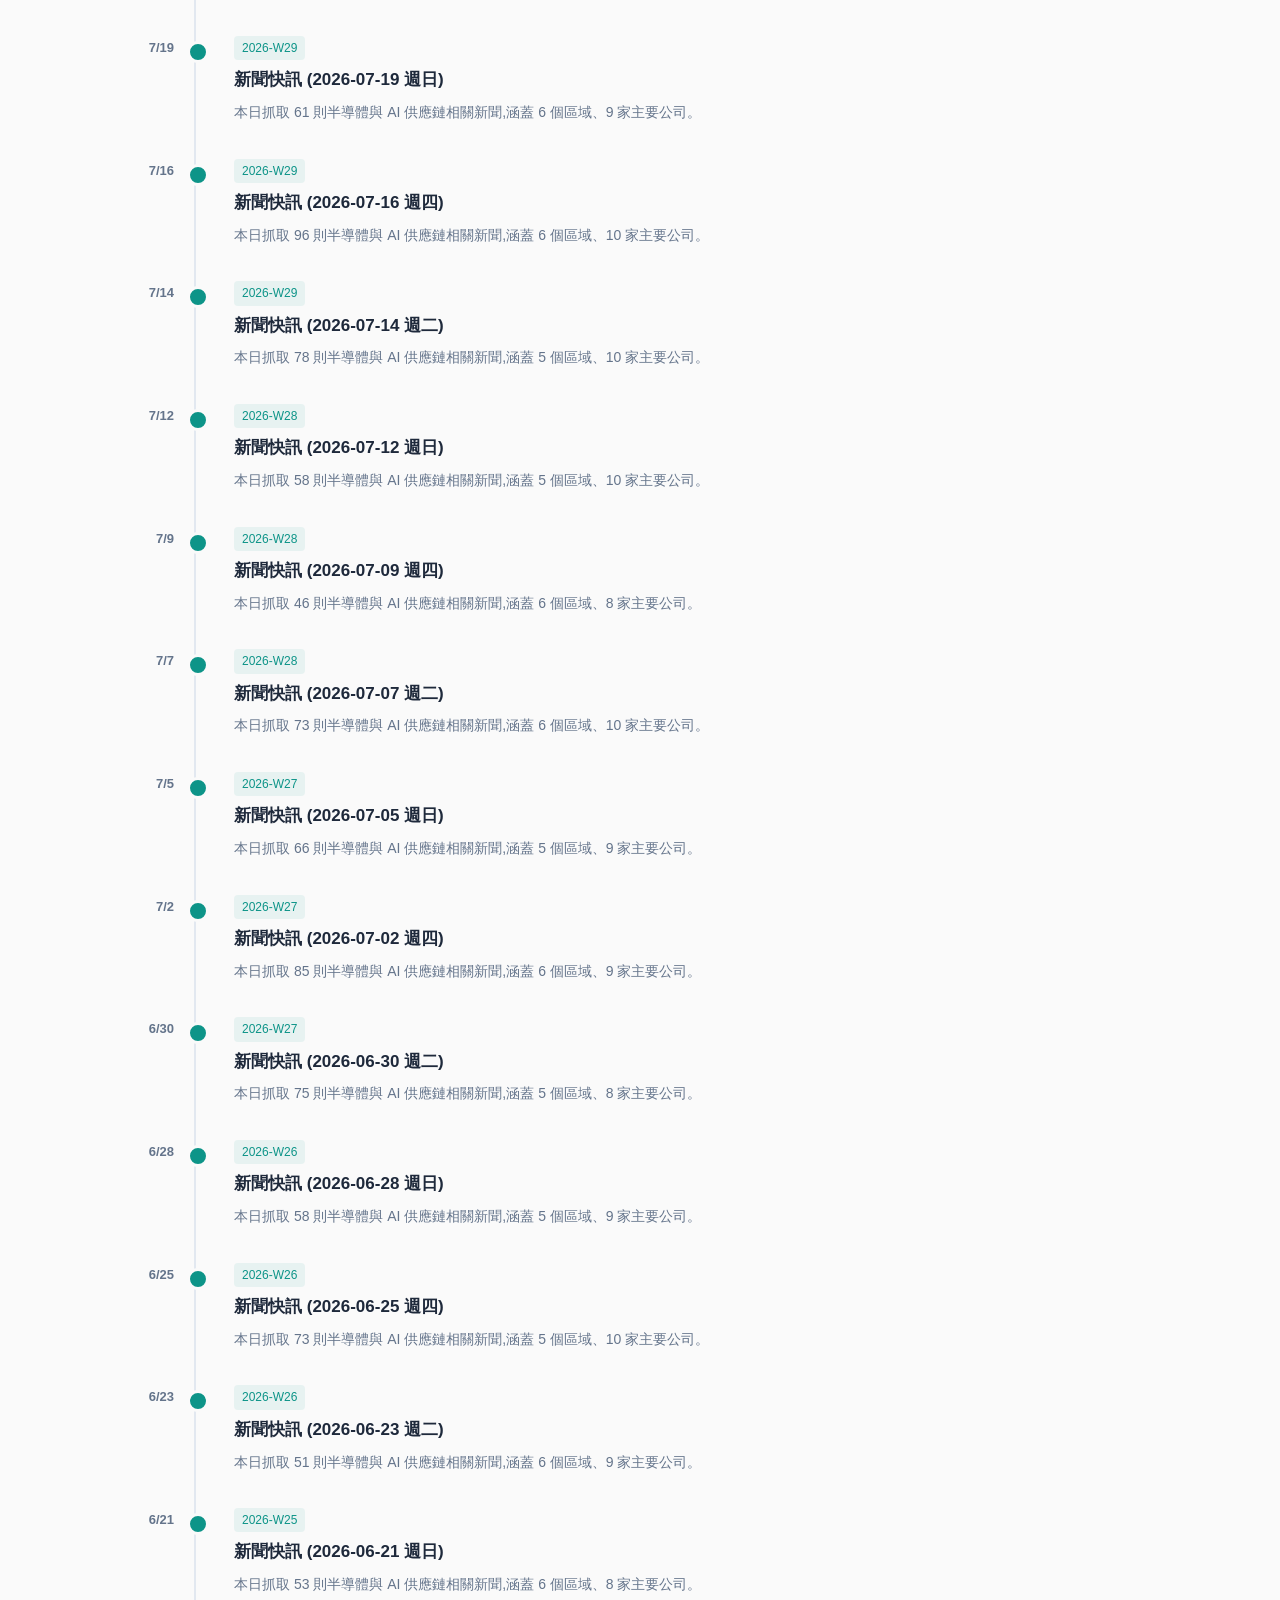
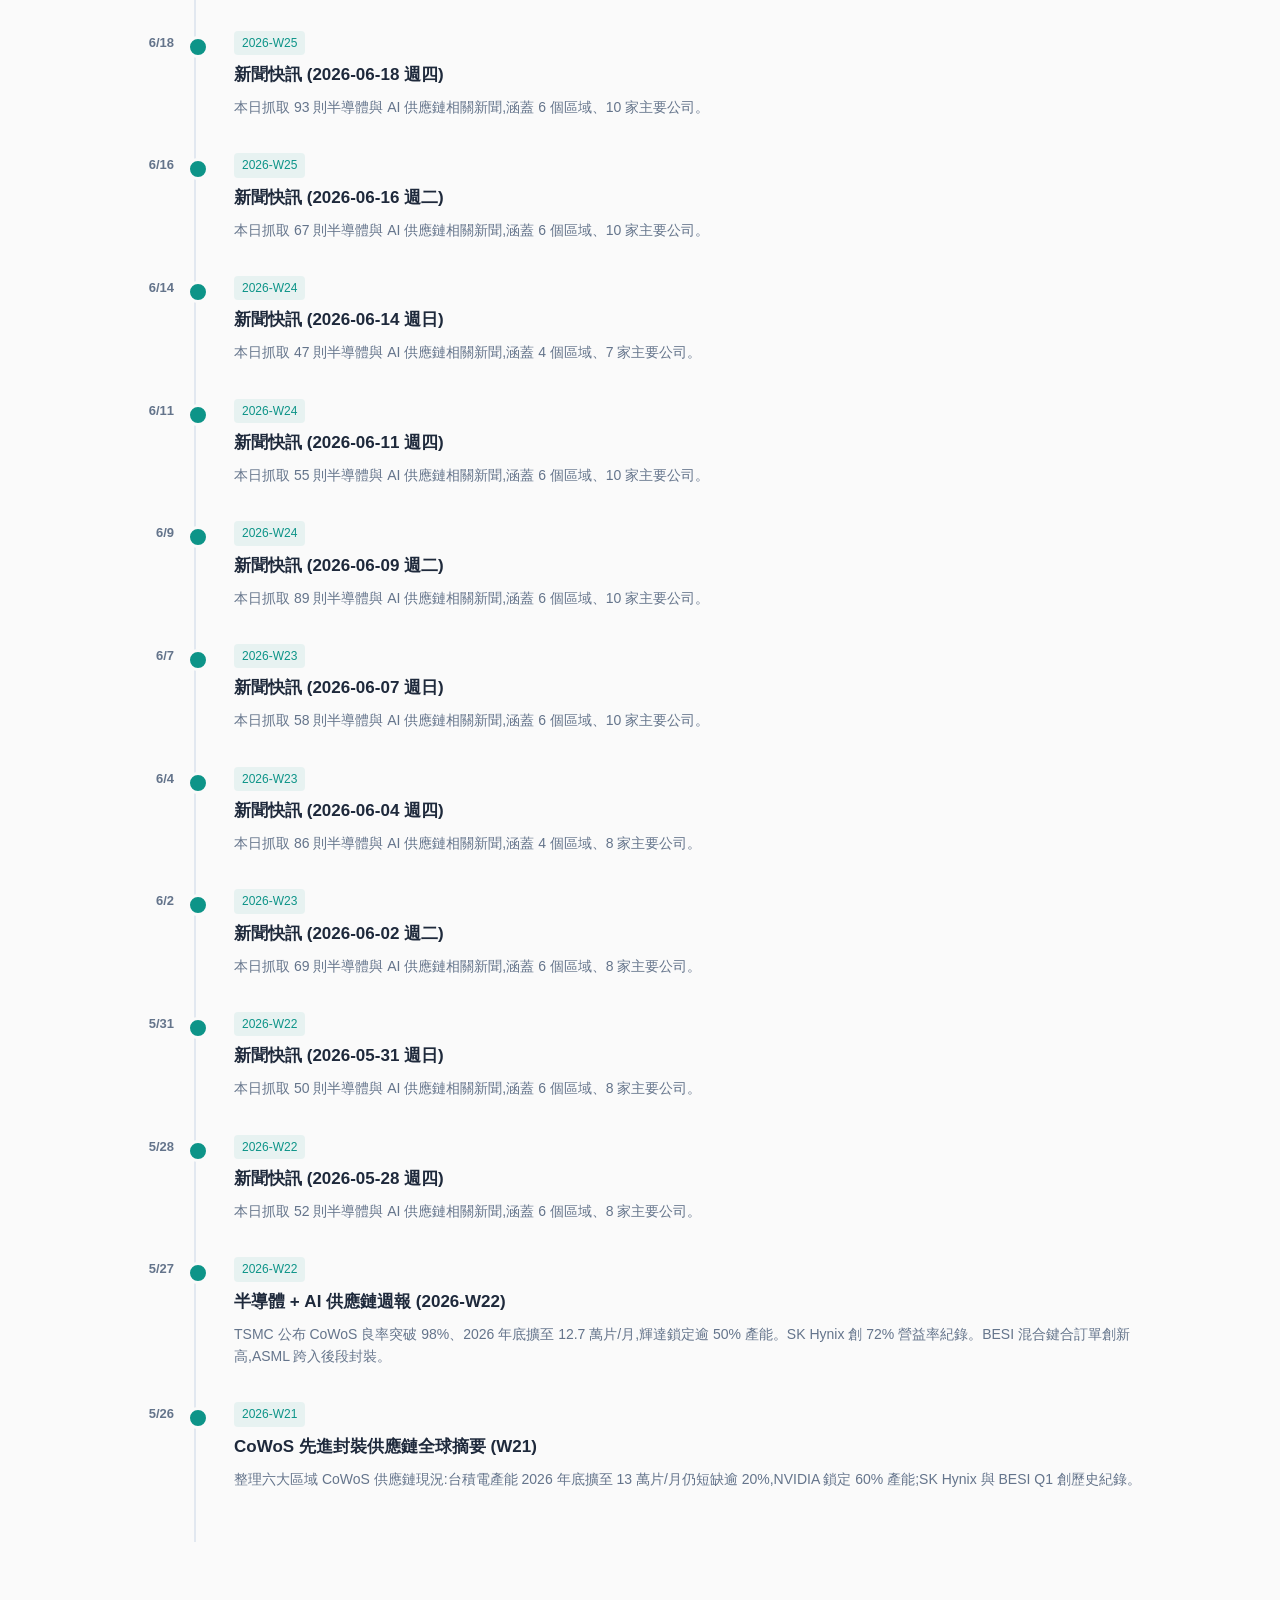
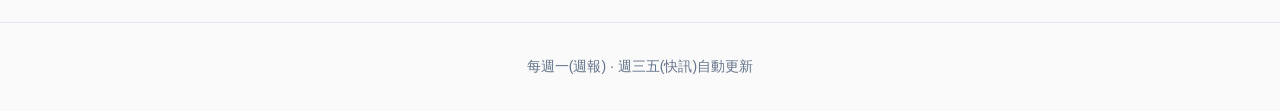
<file: timeline.html>
<!DOCTYPE html>
<html lang="zh-Hant">
<head>
<meta charset="UTF-8">
<meta name="viewport" content="width=device-width, initial-scale=1.0">
<title>時間軸 - 半導體週報</title>
<link rel="stylesheet" href="assets/style.css">
<script src="assets/theme.js"></script>
<style>
.timeline { position: relative; padding: 20px 0; margin-top: 20px; }
.timeline::before { content: ''; position: absolute; left: 80px; top: 0; bottom: 0; width: 2px; background: var(--border); }
.timeline-item { position: relative; padding-left: 120px; margin-bottom: 32px; }
.timeline-item::before { content: ''; position: absolute; left: 73px; top: 8px; width: 16px; height: 16px; border-radius: 50%; background: var(--accent); border: 3px solid var(--bg); }
.timeline-date { position: absolute; left: 0; top: 4px; width: 60px; text-align: right; font-size: 13px; color: var(--text-dim); font-weight: 600; }
.timeline-week { display: inline-block; padding: 2px 8px; background: var(--tag-bg); color: var(--accent); border-radius: 4px; font-size: 12px; margin-bottom: 6px; }
.timeline-title { font-size: 17px; margin-bottom: 6px; }
.timeline-title a { color: var(--text); }
.timeline-title a:hover { color: var(--accent); }
.timeline-summary { color: var(--text-dim); font-size: 14px; line-height: 1.6; }
</style>
</head>
<body>

<header class="hero">
  <div class="container">
    <button class="theme-toggle" onclick="toggleTheme()" aria-label="切換主題">
      <span class="icon-sun">☀️</span>
      <span class="icon-moon">🌙</span>
    </button>
    <h1>半導體 + AI 供應鏈週報</h1>
    <nav>
      <a href="index.html">首頁</a>
      <a href="companies.html">公司</a>
      <a href="regions.html">區域</a>
      <a href="timeline.html" class="active">時間軸</a>
      <a href="briefs.html">快訊</a>
      <a href="supplychain.html">供應鏈</a>
      <a href="cpo.html">CPO 光通訊</a>
      <a href="usstocks.html">美股追蹤</a>
      <a href="twstocks.html">台股追蹤</a>
      <a href="videos.html">影音觀點</a>
      <a href="search.html">搜尋</a>
    </nav>
  </div>
</header>

<main class="container">
  <section>
    <h2>📅 報告時間軸</h2>
    <p style="color:var(--text-dim); margin-bottom:24px;">依時間順序檢視所有週報,追蹤產業脈動。</p>
    <div class="timeline" id="timeline">載入中…</div>
  </section>
</main>

<footer><div class="container"><p>每週一(週報) · 週三五(快訊)自動更新</p></div></footer>

<script>
async function loadTimeline() {
  try {
    const db = await (await fetch('data/db.json')).json();
    const articles = db.articles || [];
    if (!articles.length) {
      document.getElementById('timeline').innerHTML = '<p style="color:var(--text-dim)">尚無報告</p>';
      return;
    }
    const html = articles.map(a => {
      const dateStr = a.date || '';
      const monthDay = dateStr.length >= 10 ? `${parseInt(dateStr.slice(5,7))}/${parseInt(dateStr.slice(8,10))}` : dateStr;
      return `
        <div class="timeline-item">
          <div class="timeline-date">${monthDay}</div>
          ${a.week ? `<span class="timeline-week">${a.week}</span>` : ''}
          <h3 class="timeline-title">
            <a href="article.html?slug=${encodeURIComponent(a.slug)}">${a.title}</a>
          </h3>
          <div class="timeline-summary">${a.summary}</div>
        </div>`;
    }).join('');
    document.getElementById('timeline').innerHTML = html;
  } catch (err) {
    document.getElementById('timeline').innerHTML = '<p style="color:var(--danger)">載入失敗</p>';
  }
}
loadTimeline();
</script>
</body>
</html>
</file>
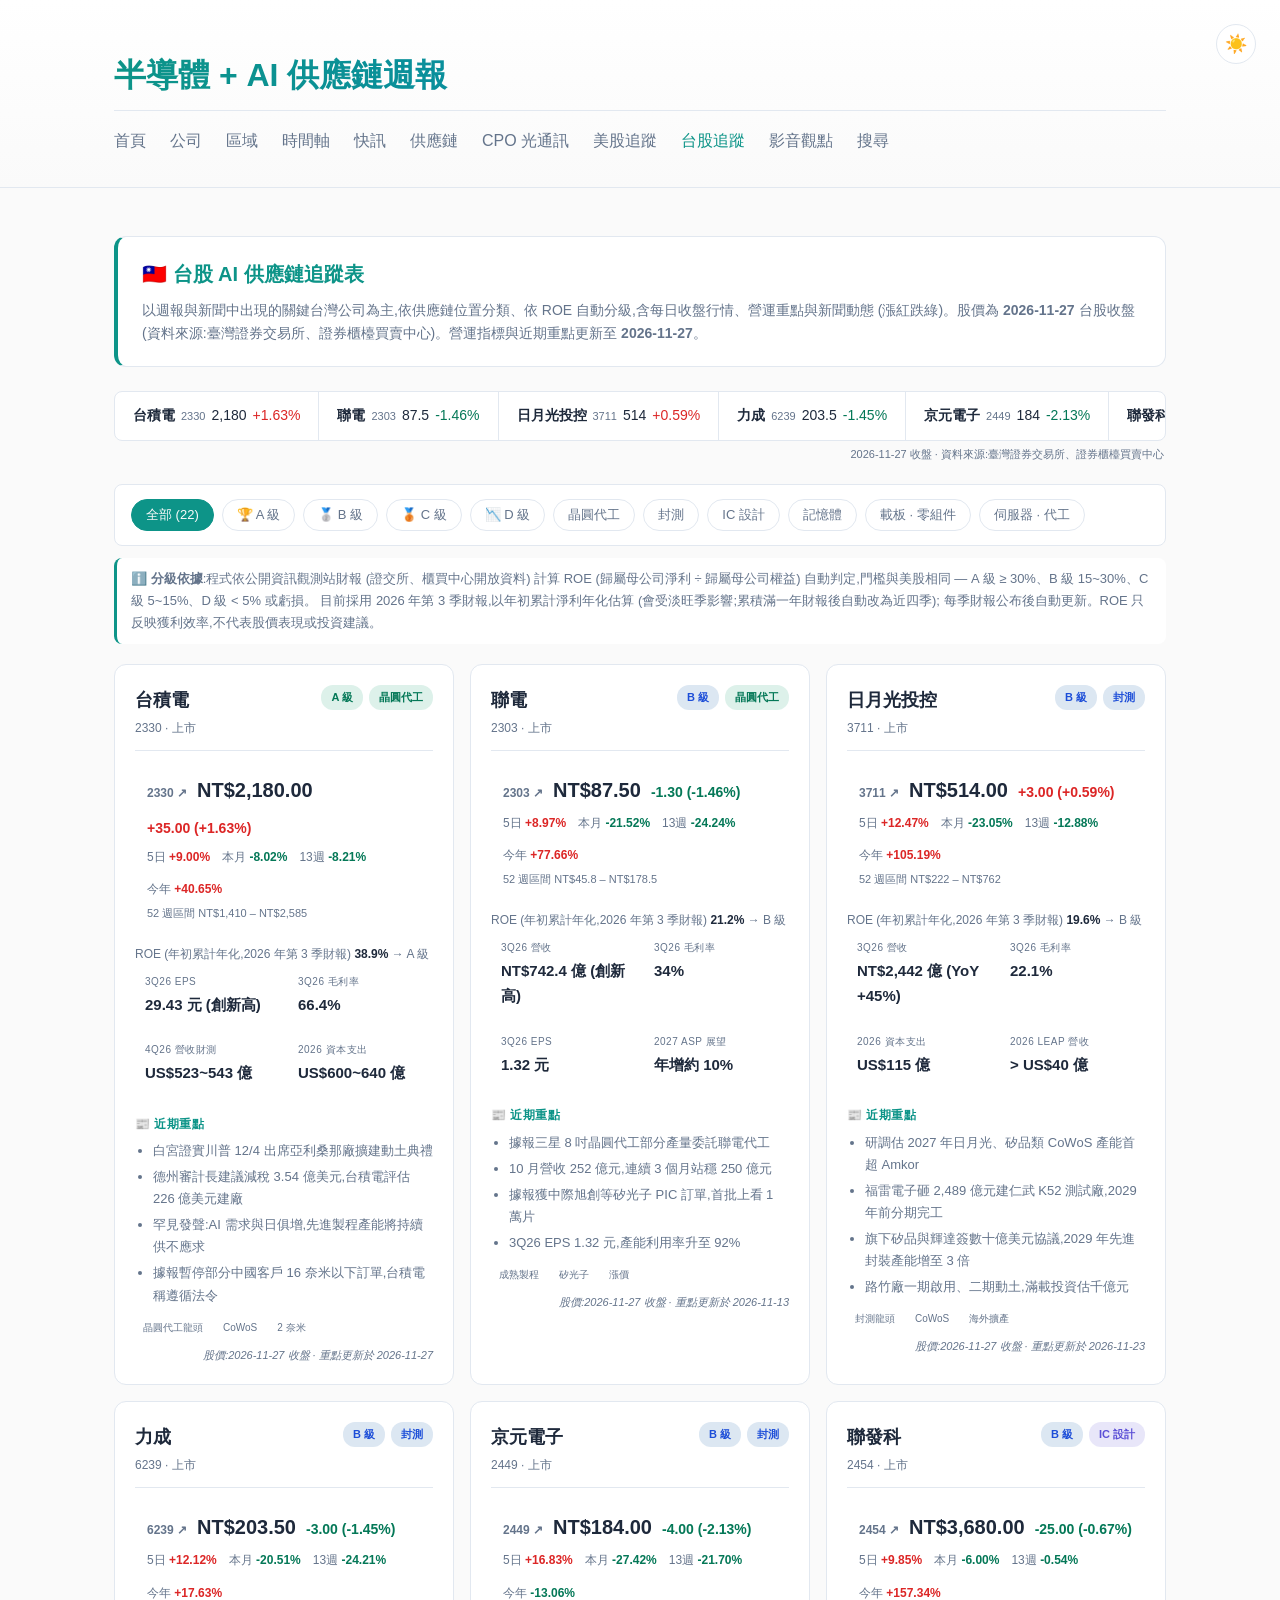
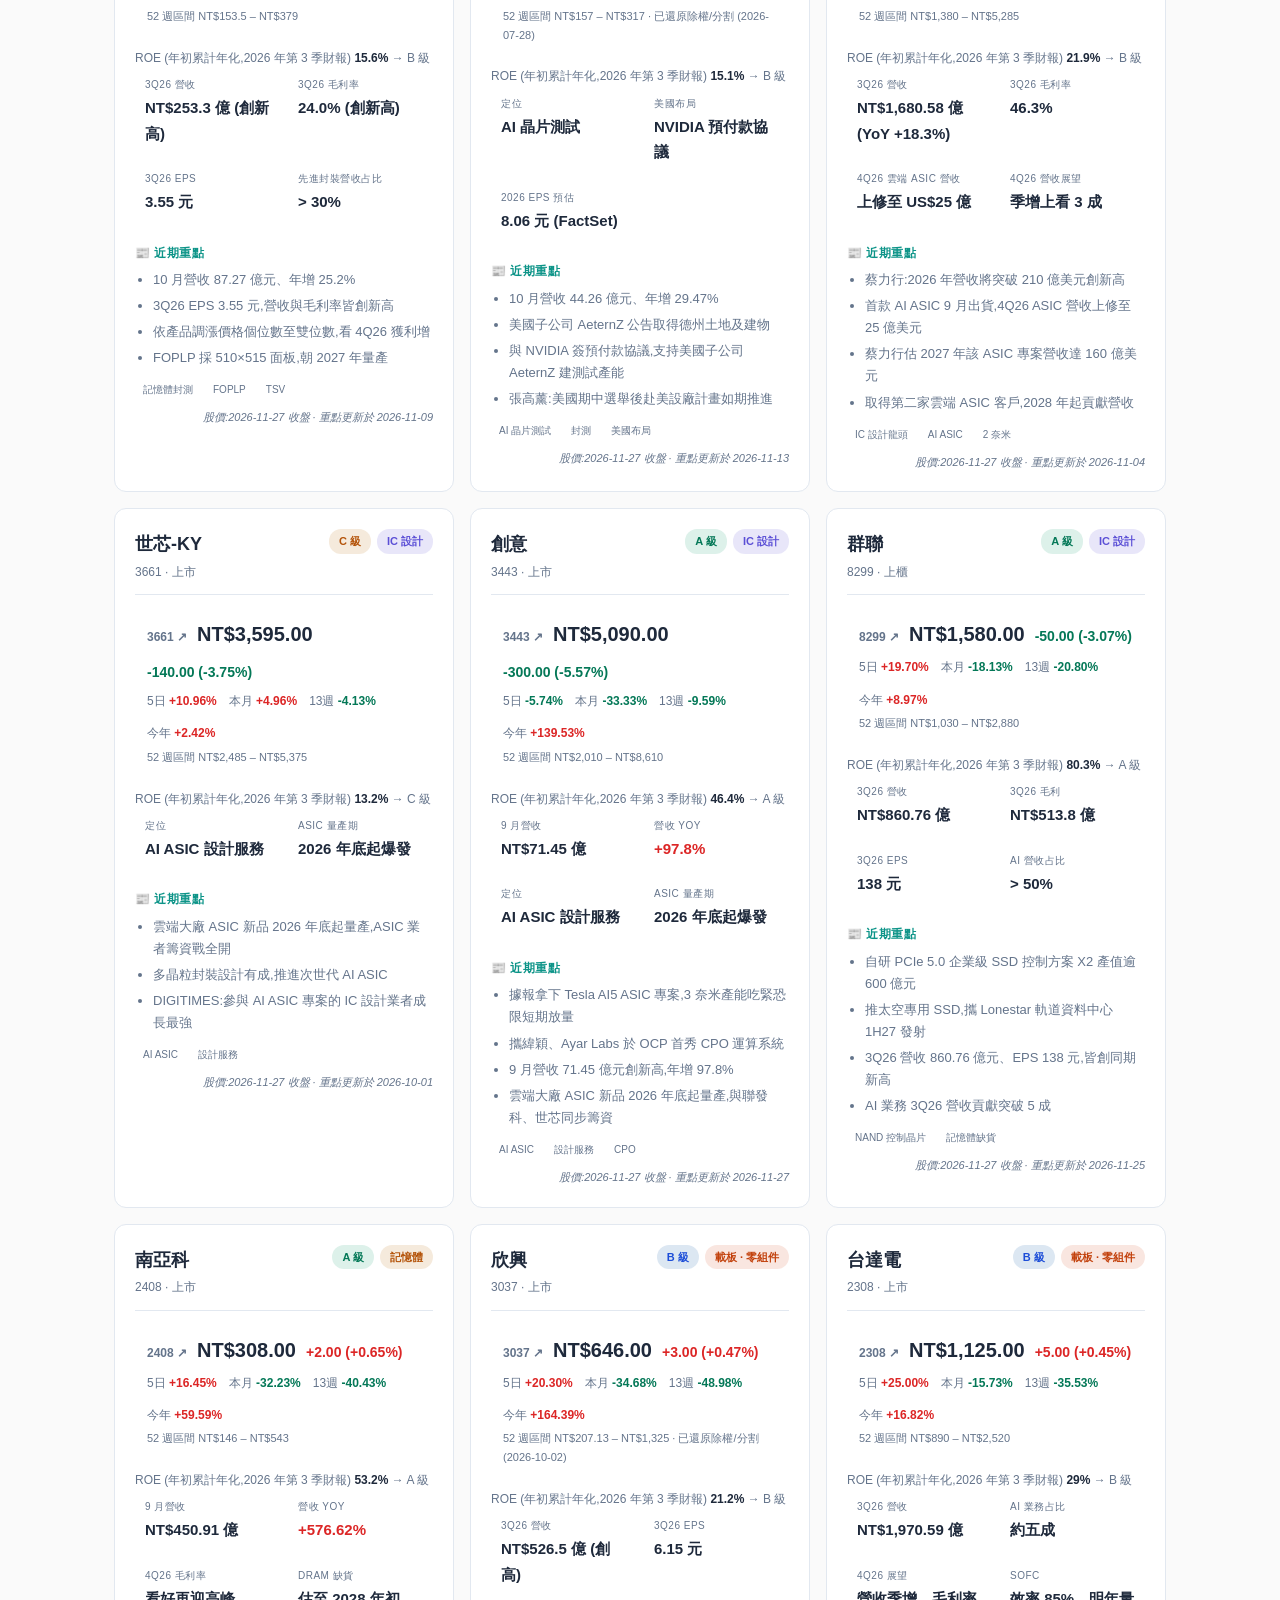
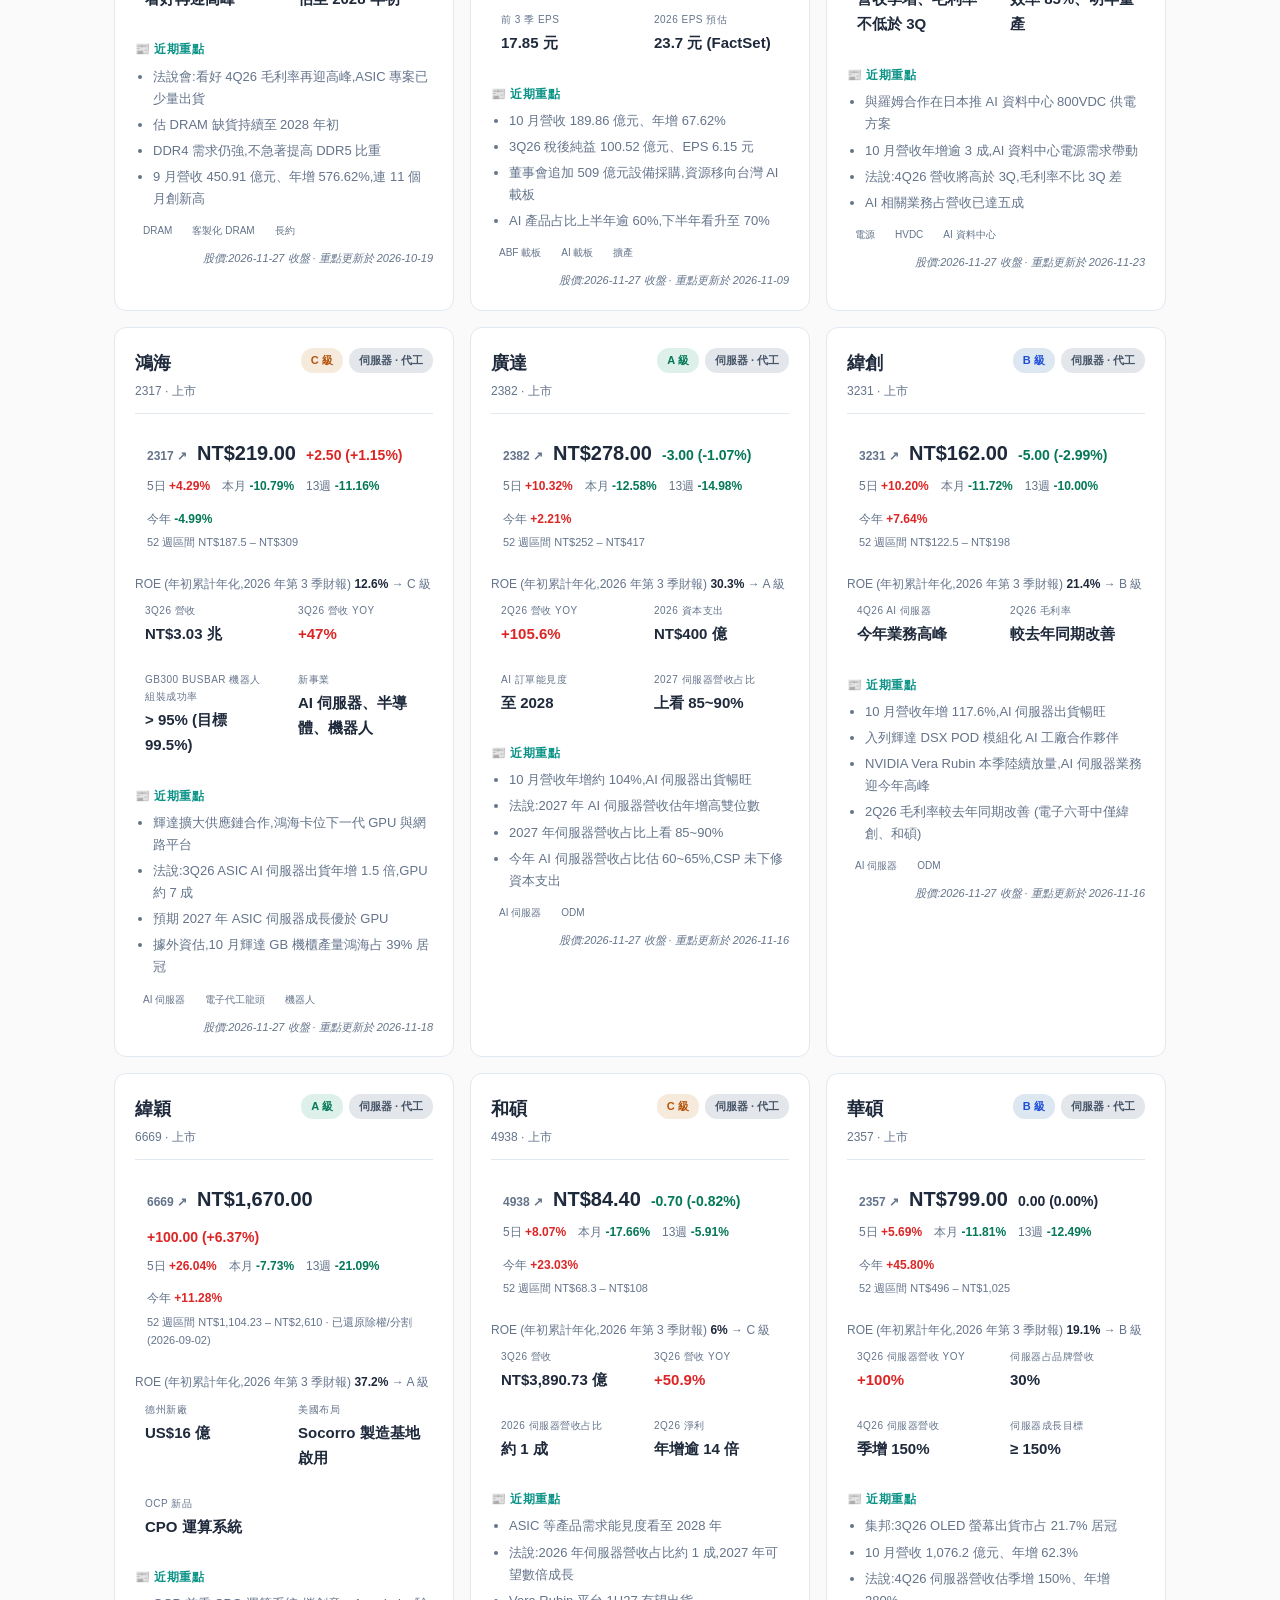
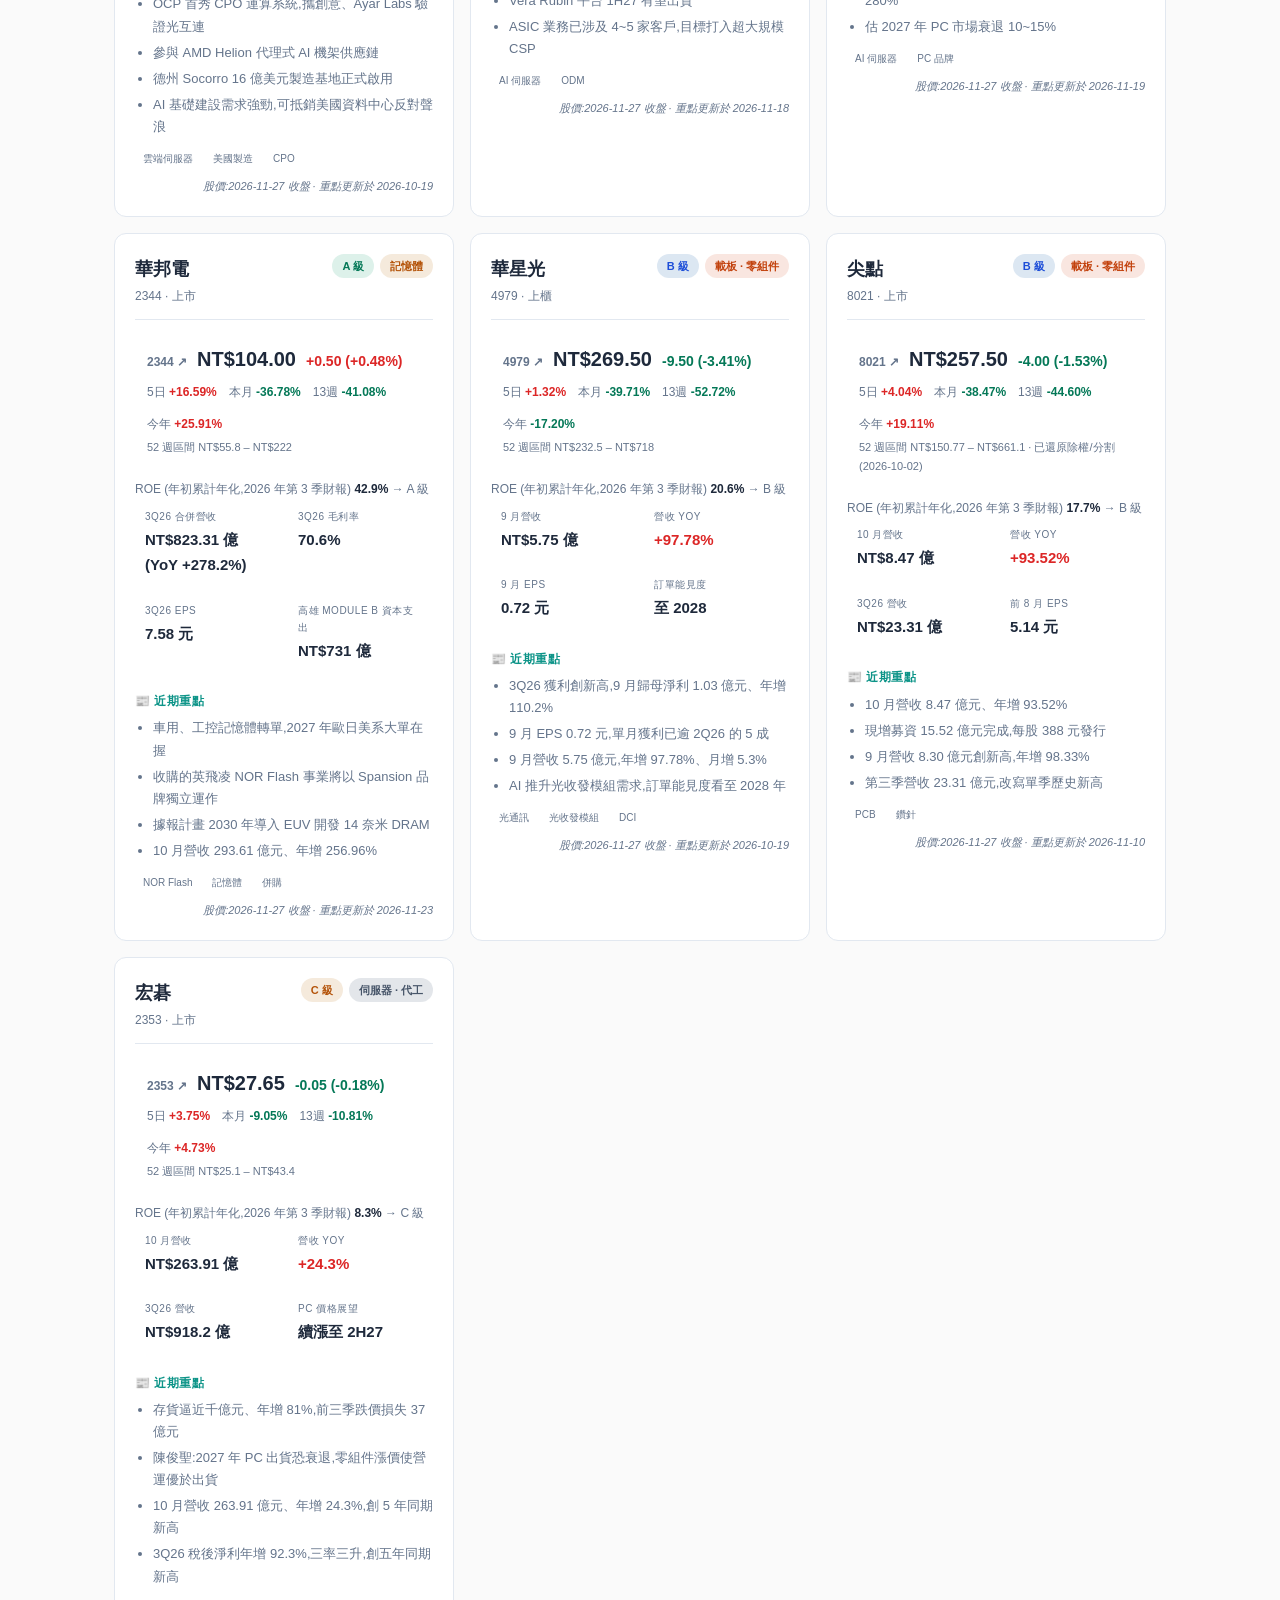
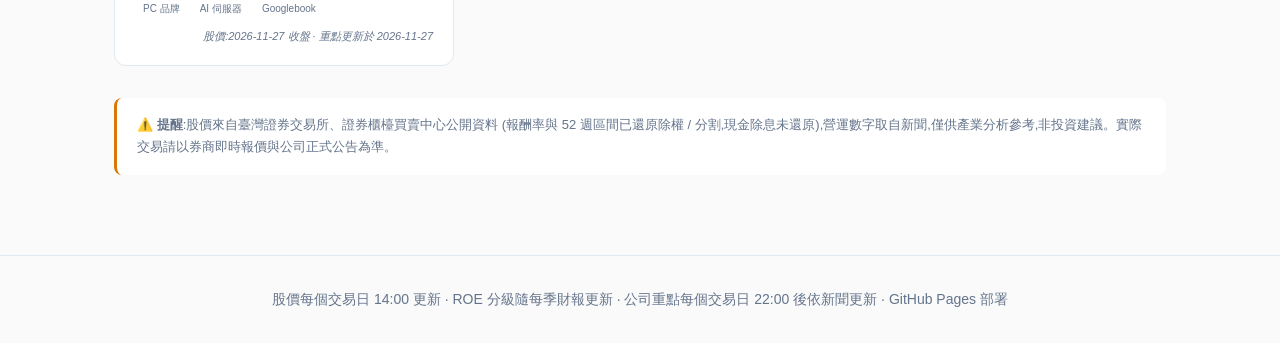
<file: twstocks.html>
<!DOCTYPE html>
<html lang="zh-Hant">
<head>
<meta charset="UTF-8">
<meta name="viewport" content="width=device-width, initial-scale=1.0">
<title>台股 AI 供應鏈追蹤 - 半導體週報</title>
<link rel="stylesheet" href="assets/style.css">
<script src="assets/theme.js"></script>
<style>
.us-hero {
  background: linear-gradient(135deg, var(--bg-card) 0%, var(--bg-elevated) 100%);
  border: 1px solid var(--border);
  border-left: 4px solid var(--accent);
  border-radius: 12px;
  padding: 20px 24px;
  margin-bottom: 24px;
}
.us-hero h2 { color: var(--accent); margin-bottom: 8px; font-size: 20px; }
.us-hero p { color: var(--text-dim); font-size: 14px; line-height: 1.7; margin: 0; }

.us-filter {
  display: flex;
  flex-wrap: wrap;
  gap: 8px;
  margin-bottom: 20px;
  padding: 14px 16px;
  background: var(--bg-card);
  border: 1px solid var(--border);
  border-radius: 8px;
}
.us-filter-btn {
  padding: 6px 14px;
  background: var(--bg-elevated);
  border: 1px solid var(--border);
  border-radius: 20px;
  color: var(--text-dim);
  font-size: 13px;
  cursor: pointer;
  transition: all 0.2s;
}
.us-filter-btn:hover { border-color: var(--accent); color: var(--accent); }
.us-filter-btn.active {
  background: var(--accent);
  color: var(--bg);
  border-color: var(--accent);
}

.us-grid {
  display: grid;
  grid-template-columns: repeat(auto-fill, minmax(340px, 1fr));
  gap: 16px;
}

.us-card {
  background: var(--bg-card);
  border: 1px solid var(--border);
  border-radius: 12px;
  padding: 20px;
  transition: all 0.2s;
}
.us-card:hover {
  border-color: var(--accent);
  transform: translateY(-2px);
  box-shadow: var(--shadow);
}

.us-card-header {
  display: flex;
  justify-content: space-between;
  align-items: flex-start;
  margin-bottom: 12px;
  padding-bottom: 12px;
  border-bottom: 1px solid var(--border);
}
.us-name { font-size: 18px; font-weight: 700; color: var(--text); }
.us-ticker { font-size: 12px; color: var(--text-dim); margin-top: 2px; }
.us-badge {
  padding: 3px 10px;
  border-radius: 12px;
  font-size: 11px;
  font-weight: 600;
}
.badge-a { background: rgba(29, 158, 117, 0.15); color: #10b981; }
.badge-b { background: rgba(24, 95, 165, 0.15); color: #3b82f6; }
.badge-c { background: rgba(186, 117, 23, 0.15); color: #f59e0b; }
.badge-d { background: rgba(163, 45, 45, 0.15); color: #ef4444; }
.badge-foundry   { background: rgba(29, 158, 117, 0.15); color: #10b981; }
.badge-osat      { background: rgba(24, 95, 165, 0.15); color: #3b82f6; }
.badge-design    { background: rgba(127, 119, 221, 0.18); color: #8b80f0; }
.badge-memory    { background: rgba(186, 117, 23, 0.15); color: #f59e0b; }
.badge-component { background: rgba(216, 90, 48, 0.15); color: #f97316; }
.badge-server    { background: rgba(100, 116, 139, 0.18); color: #94a3b8; }

.us-metrics {
  display: grid;
  grid-template-columns: 1fr 1fr;
  gap: 8px;
  margin-bottom: 12px;
}
.us-metric {
  background: var(--bg-elevated);
  padding: 8px 10px;
  border-radius: 6px;
}
.us-metric-label { font-size: 10px; color: var(--text-dim); text-transform: uppercase; letter-spacing: 0.5px; }
.us-metric-value { font-size: 15px; font-weight: 600; color: var(--text); margin-top: 2px; }
/* 台股習慣:漲紅、跌綠 */
.us-metric-value.up { color: #ef4444; }
.us-metric-value.down { color: #10b981; }

/* 盤後股價列 (data/us_prices.json,每個交易日自動更新) */
.us-quote { background: var(--bg-elevated); border-radius: 8px; padding: 10px 12px; margin-bottom: 12px; }
.us-quote + .us-quote { margin-top: -6px; }
.us-quote-main { display: flex; align-items: baseline; gap: 10px; flex-wrap: wrap; }
.us-quote-sym { font-size: 12px; font-weight: 700; color: var(--text-dim); min-width: 44px; }
.us-quote-price { font-size: 20px; font-weight: 700; color: var(--text); }
.us-quote-chg { font-size: 14px; font-weight: 600; }
.us-quote-rets { display: flex; gap: 12px; flex-wrap: wrap; margin-top: 6px; font-size: 12px; color: var(--text-dim); }
.us-quote-rets b { font-weight: 600; }
.us-quote-range { font-size: 11px; color: var(--text-dim); margin-top: 4px; }
.us-quote a { color: inherit; text-decoration: none; }
.us-quote a:hover .us-quote-sym { color: var(--accent); }
.q-up { color: #ef4444; }
.q-down { color: #10b981; }
.us-tape { margin-bottom: 20px; min-height: 46px; }
/* 淺色模式:加深綠、紅、各標籤字色,維持在淺底上的可讀性 (對比 ≥ 4.5) */
:root[data-theme="light"] .q-down, :root[data-theme="light"] .us-metric-value.down { color: #047857; }
:root[data-theme="light"] .q-up, :root[data-theme="light"] .us-metric-value.up { color: #dc2626; }
:root[data-theme="light"] .badge-a, :root[data-theme="light"] .badge-foundry { color: #047857; }
:root[data-theme="light"] .badge-b, :root[data-theme="light"] .badge-osat { color: #1d4ed8; }
:root[data-theme="light"] .badge-c, :root[data-theme="light"] .badge-memory { color: #b45309; }
:root[data-theme="light"] .badge-d { color: #b91c1c; }
:root[data-theme="light"] .badge-design { color: #5b4fd6; }
:root[data-theme="light"] .badge-component { color: #c2410c; }
:root[data-theme="light"] .badge-server { color: #475569; }
.badge-na { background: rgba(100, 116, 139, 0.18); color: #94a3b8; }
:root[data-theme="light"] .badge-na { color: #475569; }
.us-badges { display: flex; flex-wrap: wrap; gap: 6px; justify-content: flex-end; }
.us-roe-line { font-size: 12px; color: var(--text-dim); margin-top: 4px; }
.us-roe-line b { color: var(--text); }
.us-roe-note {
  margin: -8px 0 20px; padding: 10px 14px; font-size: 13px; line-height: 1.7;
  color: var(--text-dim); background: var(--bg-card);
  border-left: 3px solid var(--accent); border-radius: 8px;
}
/* 台股跑馬燈:TradingView 小工具不提供證交所上市股報價,改用官方收盤資料自行呈現 */
.tw-tape { overflow: hidden; background: var(--bg-card); border: 1px solid var(--border); border-radius: 8px; }
.tw-tape-track { display: inline-flex; white-space: nowrap; animation: tw-scroll 60s linear infinite; }
.tw-tape:hover .tw-tape-track { animation-play-state: paused; }
.tw-tape a { display: inline-flex; align-items: baseline; gap: 6px; padding: 12px 18px; border-right: 1px solid var(--border);
  color: var(--text); text-decoration: none; font-size: 14px; }
.tw-tape a:hover .tw-tape-name { color: var(--accent); }
.tw-tape-name { font-weight: 700; }
.tw-tape-code { font-size: 11px; color: var(--text-dim); }
.tw-tape-src { font-size: 11px; color: var(--text-dim); text-align: right; margin: 4px 2px 0; }
@keyframes tw-scroll { from { transform: translateX(0); } to { transform: translateX(-50%); } }
@media (prefers-reduced-motion: reduce) { .tw-tape { overflow-x: auto; } .tw-tape-track { animation: none; } }

.us-news {
  font-size: 13px;
  color: var(--text-dim);
  line-height: 1.7;
  padding-top: 8px;
}
.us-news-title {
  font-size: 12px;
  font-weight: 600;
  color: var(--accent);
  margin-bottom: 6px;
  text-transform: uppercase;
  letter-spacing: 0.5px;
}
.us-news li { margin-bottom: 4px; }

.us-tags {
  display: flex;
  flex-wrap: wrap;
  gap: 4px;
  margin-top: 10px;
}
.us-tag {
  font-size: 10px;
  padding: 2px 8px;
  background: var(--bg-elevated);
  color: var(--text-dim);
  border-radius: 10px;
}

.us-updated {
  font-size: 11px;
  color: var(--text-dim);
  text-align: right;
  margin-top: 8px;
  font-style: italic;
}

.us-no-data {
  grid-column: 1 / -1;
  text-align: center;
  padding: 48px 20px;
  background: var(--bg-card);
  border: 1px dashed var(--border);
  border-radius: 12px;
  color: var(--text-dim);
  font-size: 14px;
}
</style>
</head>
<body>

<header class="hero">
  <div class="container">
    <button class="theme-toggle" onclick="toggleTheme()" aria-label="切換主題">
      <span class="icon-sun">☀️</span>
      <span class="icon-moon">🌙</span>
    </button>
    <h1>半導體 + AI 供應鏈週報</h1>
    <nav>
      <a href="index.html">首頁</a>
      <a href="companies.html">公司</a>
      <a href="regions.html">區域</a>
      <a href="timeline.html">時間軸</a>
      <a href="briefs.html">快訊</a>
      <a href="supplychain.html">供應鏈</a>
      <a href="cpo.html">CPO 光通訊</a>
      <a href="usstocks.html">美股追蹤</a>
      <a href="twstocks.html" class="active">台股追蹤</a>
      <a href="videos.html">影音觀點</a>
      <a href="search.html">搜尋</a>
    </nav>
  </div>
</header>

<main class="container">

  <div class="us-hero">
    <h2>🇹🇼 台股 AI 供應鏈追蹤表</h2>
    <p>以週報與新聞中出現的關鍵台灣公司為主,依供應鏈位置分類、依 ROE 自動分級,含每日收盤行情、營運重點與新聞動態 (漲紅跌綠)。<span id="price-asof"></span><span id="stocks-asof"></span></p>
  </div>

  <!-- 台股跑馬燈:證交所、櫃買中心收盤資料;點選以股票代號開啟 TradingView 個股頁 -->
  <div class="us-tape" id="tv-tape"></div>

  <div class="us-filter">
    <button class="us-filter-btn active" data-filter="all" id="btn-all">全部</button>
    <button class="us-filter-btn" data-filter="a">🏆 A 級</button>
    <button class="us-filter-btn" data-filter="b">🥈 B 級</button>
    <button class="us-filter-btn" data-filter="c">🥉 C 級</button>
    <button class="us-filter-btn" data-filter="d">📉 D 級</button>
    <button class="us-filter-btn" data-filter="foundry">晶圓代工</button>
    <button class="us-filter-btn" data-filter="osat">封測</button>
    <button class="us-filter-btn" data-filter="design">IC 設計</button>
    <button class="us-filter-btn" data-filter="memory">記憶體</button>
    <button class="us-filter-btn" data-filter="component">載板 · 零組件</button>
    <button class="us-filter-btn" data-filter="server">伺服器 · 代工</button>
  </div>

  <div class="us-roe-note" id="roe-note"></div>

  <div class="us-grid" id="us-grid"></div>

  <div style="margin-top: 32px; padding: 16px 20px; background: var(--bg-card); border-left: 3px solid var(--accent-warm); border-radius: 8px; color: var(--text-dim); font-size: 13px; line-height: 1.7;">
    <strong>⚠️ 提醒</strong>:股價來自臺灣證券交易所、證券櫃檯買賣中心公開資料 (報酬率與 52 週區間已還原除權 / 分割,現金除息未還原),營運數字取自新聞,僅供產業分析參考,非投資建議。實際交易請以券商即時報價與公司正式公告為準。
  </div>

</main>

<footer>
  <div class="container">
    <p>股價每個交易日 14:00 更新 · ROE 分級隨每季財報更新 · 公司重點每個交易日 22:00 後依新聞更新 · GitHub Pages 部署</p>
  </div>
</footer>

<script>
// 公司卡片資料 (營運指標、近期重點、標籤):data/tw_stocks.json,週一~五 22:13 由 Claude 雲端排程依新收錄的新聞更新 (事實查核後發佈)
let STOCKS = [];
let STOCKS_UPDATED = "";

// 安全防護：對 HTML 特殊字元進行轉義
function escapeHtml(str) {
  return String(str)
    .replace(/&/g, "&amp;")
    .replace(/</g, "&lt;")
    .replace(/>/g, "&gt;")
    .replace(/"/g, "&quot;")
    .replace(/'/g, "&#039;");
}

// ── 盤後股價 (data/tw_prices.json,GitHub Actions 每個交易日收盤後由證交所、櫃買中心開放資料抓取) ──
let PRICES = null;
const STALE_METRICS = [];
const CATEGORY_NAME = { foundry: "晶圓代工", osat: "封測", design: "IC 設計", memory: "記憶體", component: "載板 · 零組件", server: "伺服器 · 代工" };
// TradingView 代號:上市 TWSE:代號、上櫃 TPEX:代號
const tvSymbol = code => {
  const s = STOCKS.find(x => x.ticker === code);
  return `${s && s.market === "上櫃" ? "TPEX" : "TWSE"}:${code}`;
};

const cardSymbols = s => [s.ticker];
const hasQuotes = s => !!PRICES && cardSymbols(s).some(t => PRICES.stocks[t]);
const fmtPct = v => v == null ? "–" : `${v > 0 ? "+" : ""}${v.toFixed(2)}%`;
const pctClass = v => v == null || v === 0 ? "" : (v > 0 ? "q-up" : "q-down");

function renderQuote(sym) {
  const q = PRICES && PRICES.stocks[sym];
  if (!q) return "";
  const ret = (label, v) => `<span>${label} <b class="${pctClass(v)}">${fmtPct(v)}</b></span>`;
  const tvUrl = `https://www.tradingview.com/symbols/${tvSymbol(sym).replace(":", "-")}/`;
  return `
    <div class="us-quote">
      <div class="us-quote-main">
        <a href="${tvUrl}" target="_blank" rel="noopener noreferrer" title="在 TradingView 開啟 ${escapeHtml(sym)}"><span class="us-quote-sym">${escapeHtml(sym)} ↗</span></a>
        <span class="us-quote-price">NT$${q.price.toLocaleString("en-US", { minimumFractionDigits: 2, maximumFractionDigits: 2 })}</span>
        <span class="us-quote-chg ${pctClass(q.change_pct)}">${q.change != null ? (q.change > 0 ? "+" : "") + q.change.toFixed(2) : ""} (${fmtPct(q.change_pct)})</span>
      </div>
      <div class="us-quote-rets">${ret("5日", q.ret_5d)}${ret("本月", q.ret_mtd)}${ret("13週", q.ret_13w)}${ret("今年", q.ret_ytd)}</div>
      ${q.low_52w != null && q.high_52w != null ? `<div class="us-quote-range">52 週區間 NT$${q.low_52w.toLocaleString("en-US")} – NT$${q.high_52w.toLocaleString("en-US")}${q.adjusted ? ` · 已還原除權/分割 (${escapeHtml(q.adjusted.map(a => a.split(" ")[0]).join("、"))})` : ""}${q.stale ? " · ⚠️ 本次未更新" : ""}</div>` : ""}
    </div>`;
}

// ── ROE 分級 (data/tw_roe.json,scripts/fetch_tw_roe.py 依公開資訊觀測站財報計算,門檻與美股相同) ──
let ROE = null;
const LEVEL_LABEL = { a: "A 級", b: "B 級", c: "C 級", d: "D 級", na: "未分級" };
const BASIS_LABEL = { "近四季": "近四季", "全年": "全年", "年化": "年初累計年化" };
const roeOf = s => ROE && ROE.stocks[s.ticker];
const levelOf = s => { const r = roeOf(s); return r ? (r.level || "na") : null; };
const fmtPeriod = p => { const [y, q] = p.split("Q"); return `${+y + 1911} 年第 ${q} 季`; };

async function loadRoe() {
  try {
    const res = await fetch("data/tw_roe.json", { cache: "no-store" });
    if (res.ok) ROE = await res.json();
  } catch (e) {
    ROE = null;
  }
}

function roeLine(s) {
  const r = roeOf(s);
  if (!r) return "";
  if (r.roe == null) return `<div class="us-roe-line">ROE:${r.roe_basis === "股東權益為負" ? "股東權益為負,不具比較意義" : "暫無資料"} → 未分級</div>`;
  return `<div class="us-roe-line">ROE (${escapeHtml(BASIS_LABEL[r.roe_basis] || r.roe_basis)},${escapeHtml(fmtPeriod(r.period))}財報) <b>${r.roe}%</b> → ${LEVEL_LABEL[r.level]}</div>`;
}

function renderRoeNote() {
  const box = document.getElementById("roe-note");
  const L = ROE && ROE.roe_levels;
  if (!L) { box.innerHTML = "ℹ️ 分級依據:ROE 資料尚未產生。"; return; }
  const annualized = Object.values(ROE.stocks).some(r => r.roe_basis === "年化");
  box.innerHTML = `ℹ️ <strong>分級依據</strong>:程式依公開資訊觀測站財報 (證交所、櫃買中心開放資料) 計算 ROE
    (歸屬母公司淨利 ÷ 歸屬母公司權益) 自動判定,門檻與美股相同 —
    A 級 ≥ ${L.a}%、B 級 ${L.b}~${L.a}%、C 級 ${L.c}~${L.b}%、D 級 &lt; ${L.c}% 或虧損。
    目前採用 ${escapeHtml(fmtPeriod(ROE.period))}財報${annualized ? ",以年初累計淨利年化估算 (會受淡旺季影響;累積滿一年財報後自動改為近四季)" : ""};
    每季財報公布後自動更新。ROE 只反映獲利效率,不代表股價表現或投資建議。`;
}

async function loadStocks() {
  const res = await fetch("data/tw_stocks.json", { cache: "no-store" });
  const data = await res.json();
  STOCKS = data.stocks || [];
  STOCKS_UPDATED = data.updated_at || "";
  document.getElementById("stocks-asof").innerHTML =
    `營運指標與近期重點更新至 <strong>${escapeHtml(STOCKS_UPDATED)}</strong>。`;
}

async function loadPrices() {
  try {
    const res = await fetch("data/tw_prices.json", { cache: "no-store" });
    if (!res.ok) return;
    PRICES = await res.json();
    document.getElementById("price-asof").innerHTML =
      `股價為 <strong>${escapeHtml(PRICES.as_of)}</strong> 台股收盤 (資料來源:${escapeHtml(PRICES.source)})。`;
  } catch (e) {
    PRICES = null;  // 沒有股價檔時維持原本的手寫內容
  }
}

function loadTradingViewTape() {
  // TradingView 免費小工具沒有證交所上市股的報價授權 (TWSE:代號 會顯示無資料),
  // 因此用 data/tw_prices.json 的官方收盤價自行產生跑馬燈,每檔以代號連到 TradingView 個股頁
  const box = document.getElementById("tv-tape");
  if (!PRICES) { box.innerHTML = ""; return; }
  const items = STOCKS.filter(s => PRICES.stocks[s.ticker]).map(s => {
    const q = PRICES.stocks[s.ticker];
    const url = `https://www.tradingview.com/symbols/${tvSymbol(s.ticker).replace(":", "-")}/`;
    return `<a href="${url}" target="_blank" rel="noopener noreferrer" title="在 TradingView 開啟 ${escapeHtml(tvSymbol(s.ticker))}">
      <span class="tw-tape-name">${escapeHtml(s.name)}</span><span class="tw-tape-code">${escapeHtml(s.ticker)}</span>
      <span>${q.price.toLocaleString("en-US", { maximumFractionDigits: 2 })}</span>
      <span class="${pctClass(q.change_pct)}">${fmtPct(q.change_pct)}</span></a>`;
  }).join("");
  // 內容重複一次,捲動到一半時無縫接回開頭
  box.innerHTML = `<div class="tw-tape"><div class="tw-tape-track">${items}${items}</div></div>
    <div class="tw-tape-src">${escapeHtml(PRICES.as_of)} 收盤 · 資料來源:${escapeHtml(PRICES.source)}</div>`;
}

function renderStocks(filter) {
  const grid = document.getElementById('us-grid');
  
  const filtered = STOCKS.filter(s => {
    if (filter === 'all') return true;
    if (['a','b','c','d'].includes(filter)) return levelOf(s) === filter;
    return s.category === filter;
  });

  // 如果過濾結果為空，顯示提示訊息
  if (filtered.length === 0) {
    grid.innerHTML = `<div class="us-no-data">🔍 暫無符合條件的股票資料</div>`;
    return;
  }

  grid.innerHTML = filtered.map(s => `
    <div class="us-card">
      <div class="us-card-header">
        <div>
          <div class="us-name">${escapeHtml(s.name)}</div>
          <div class="us-ticker">${escapeHtml(s.ticker)} · ${escapeHtml(s.market)}</div>
        </div>
        <div class="us-badges">
          ${levelOf(s) ? `<span class="us-badge badge-${levelOf(s)}">${LEVEL_LABEL[levelOf(s)]}</span>` : ''}
          <span class="us-badge badge-${escapeHtml(s.category)}">${escapeHtml(CATEGORY_NAME[s.category] || s.category)}</span>
        </div>
      </div>
      ${cardSymbols(s).map(renderQuote).join('')}
      ${roeLine(s)}
      <div class="us-metrics">
        ${Object.entries(s.metrics).filter(([k]) => !(hasQuotes(s) && STALE_METRICS.includes(k))).map(([k, v]) => {
          // 修正正負號顏色判斷：僅匹配第一個字元為 + 或 -（避免把 15-17% 的連字符誤判為跌）
          let statusClass = '';
          if (v.startsWith('+')) statusClass = 'up';
          else if (v.startsWith('-')) statusClass = 'down';

          return `
            <div class="us-metric">
              <div class="us-metric-label">${escapeHtml(k)}</div>
              <div class="us-metric-value ${statusClass}">${escapeHtml(v)}</div>
            </div>
          `;
        }).join('')}
      </div>
      <div class="us-news">
        <div class="us-news-title">📰 近期重點</div>
        <ul style="margin: 0; padding-left: 18px;">
          ${s.news.map(n => `<li>${escapeHtml(n)}</li>`).join('')}
        </ul>
        <div class="us-tags">
          ${s.tags.map(t => `<span class="us-tag">${escapeHtml(t)}</span>`).join('')}
        </div>
      </div>
      <div class="us-updated">${hasQuotes(s) ? `股價:${escapeHtml(PRICES.as_of)} 收盤 · ` : ''}重點更新於 ${escapeHtml(s.updated_on || STOCKS_UPDATED)}</div>
    </div>
  `).join('');
}

document.addEventListener('DOMContentLoaded', async () => {
  try {
    await loadStocks();
  } catch (e) {
    document.getElementById('us-grid').innerHTML = `<div class="us-no-data">無法載入公司資料 (data/tw_stocks.json)</div>`;
    return;
  }


  // 動態顯示全部資料的數量
  const btnAll = document.getElementById('btn-all');
  if (btnAll) {
    btnAll.textContent = `全部 (${STOCKS.length})`;
  }

  const buttons = document.querySelectorAll('.us-filter-btn');
  buttons.forEach(btn => {
    btn.addEventListener('click', () => {
      const filter = btn.dataset.filter;

      // 切換按鈕高亮狀態
      buttons.forEach(b => b.classList.remove('active'));
      btn.classList.add('active');

      // 渲染對應卡片
      renderStocks(filter);
    });
  });

  // 預設渲染全部 (先載入盤後股價,再產生跑馬燈)
  Promise.allSettled([loadPrices(), loadRoe()]).then(() => { loadTradingViewTape(); renderRoeNote(); renderStocks('all'); });
});
</script>
</body>
</html>
</file>
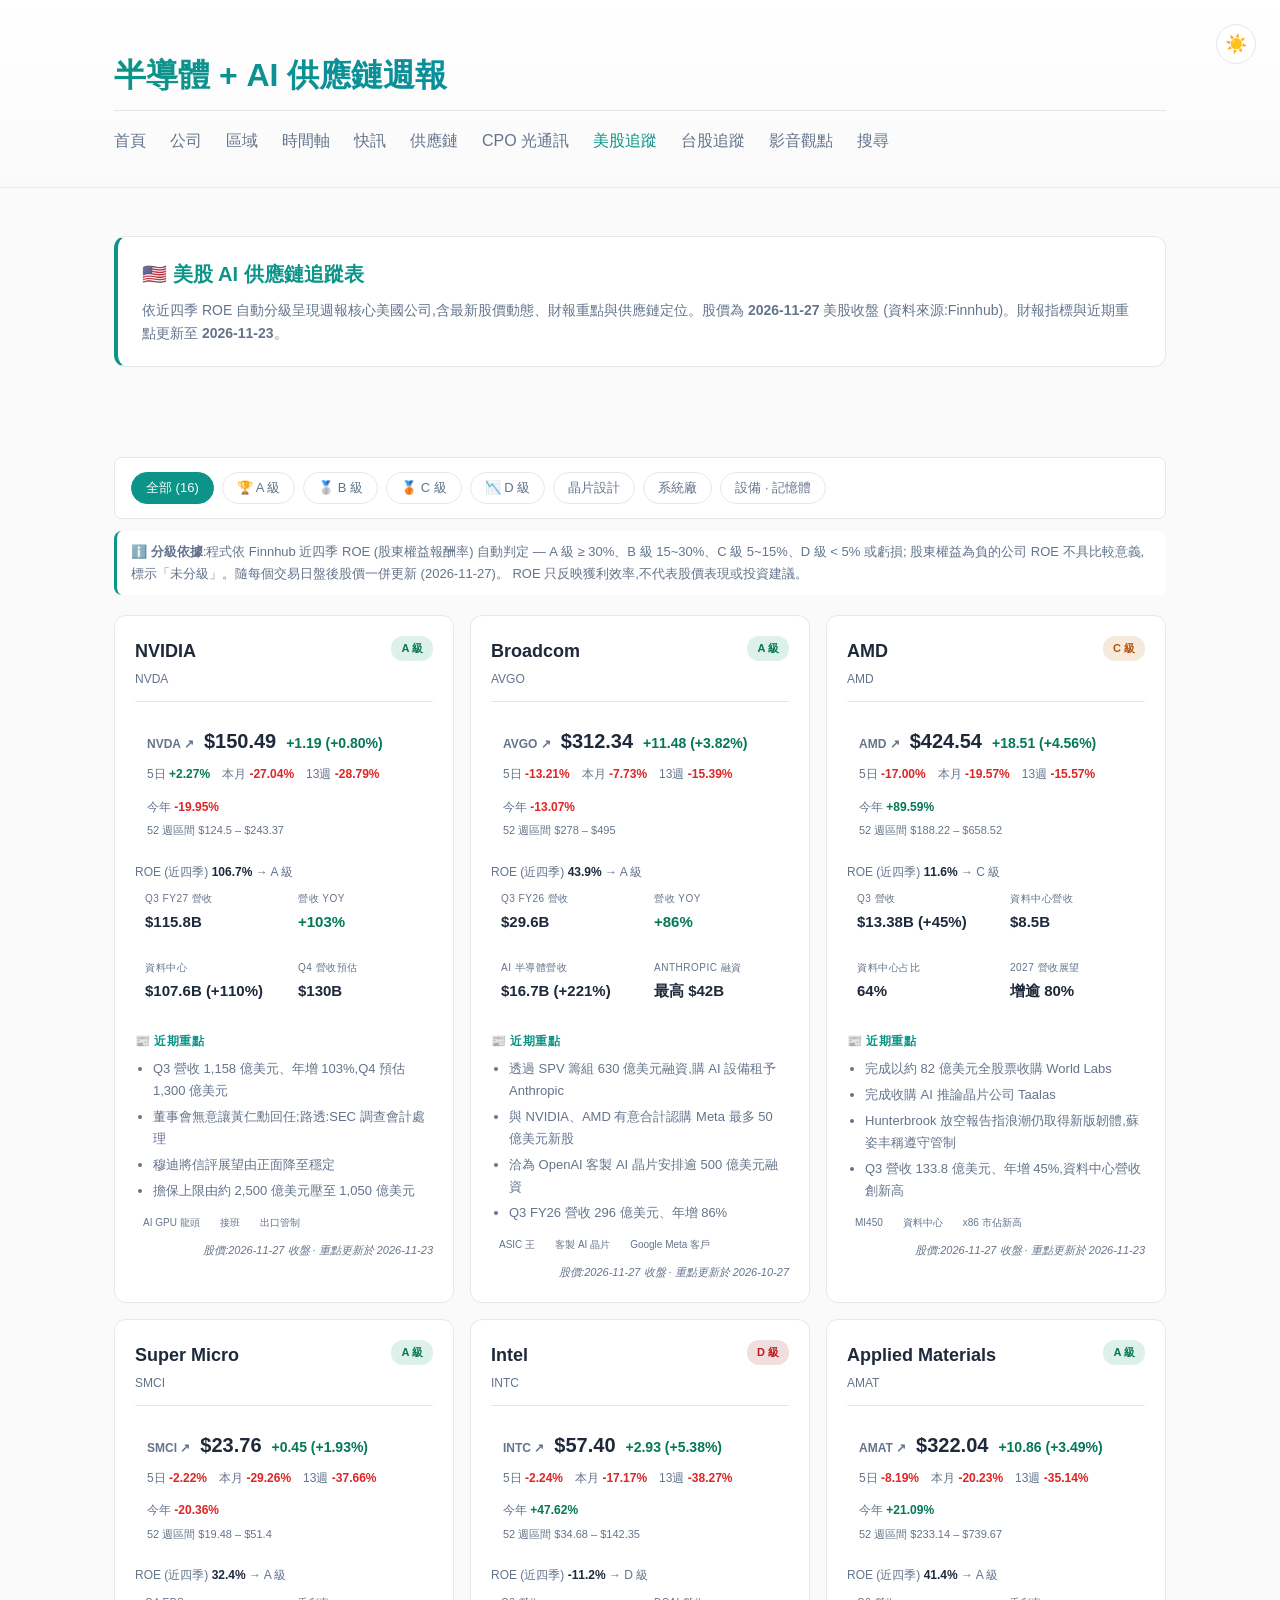
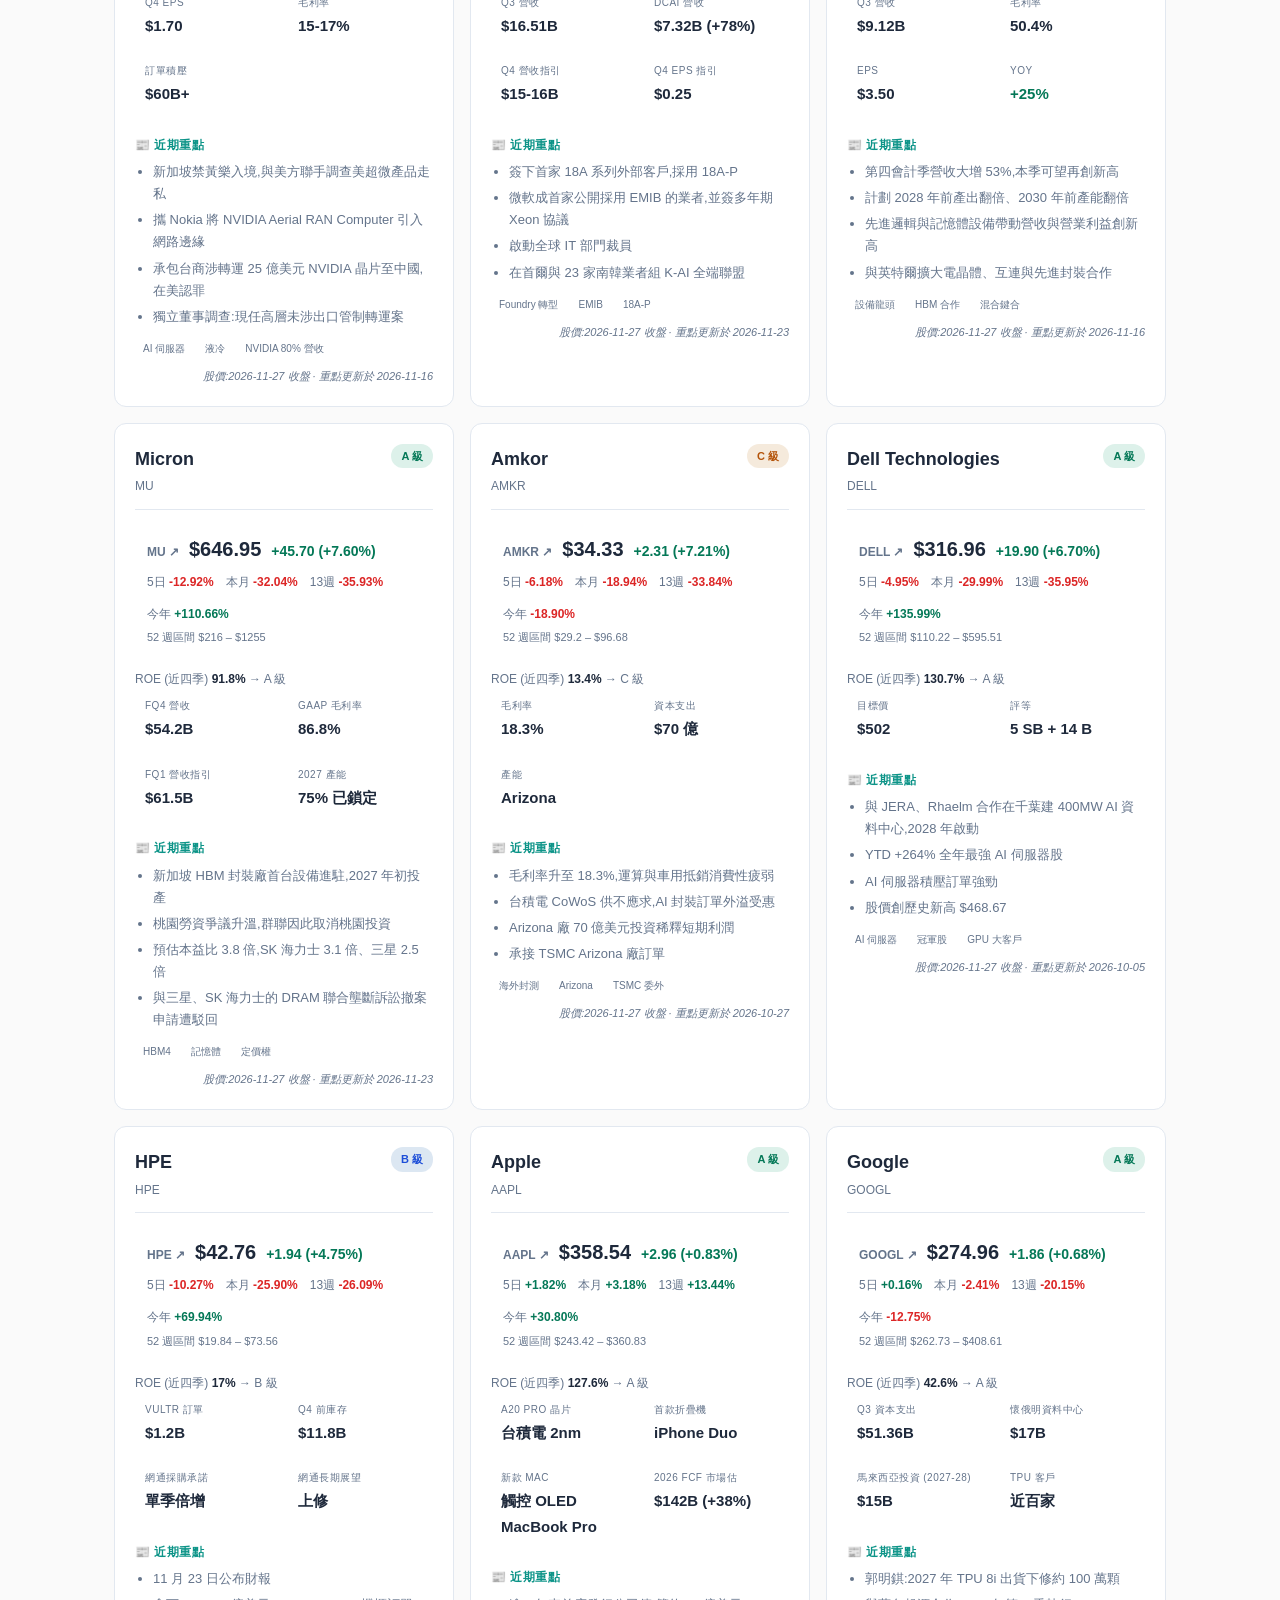
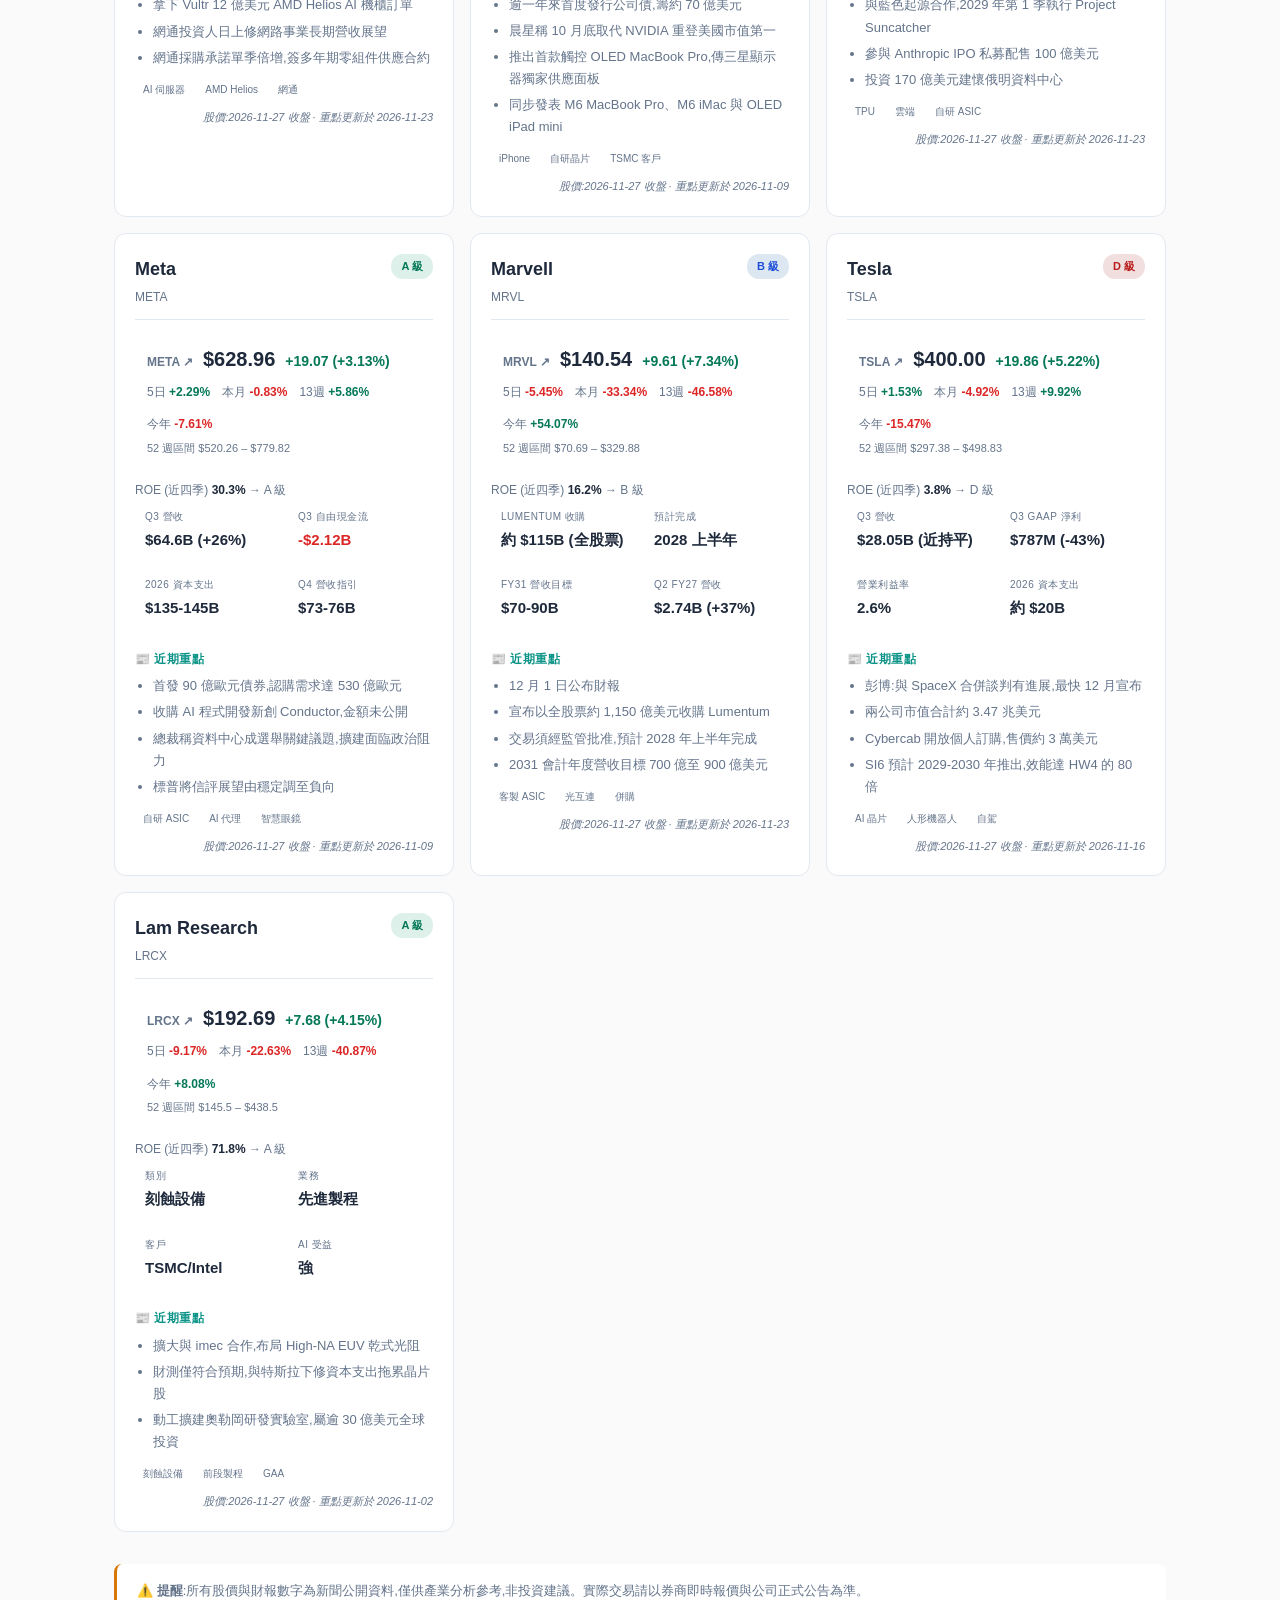
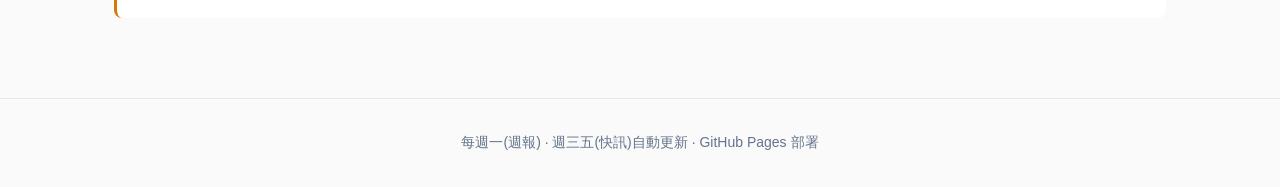
<file: usstocks.html>
<!DOCTYPE html>
<html lang="zh-Hant">
<head>
<meta charset="UTF-8">
<meta name="viewport" content="width=device-width, initial-scale=1.0">
<title>美股 AI 供應鏈追蹤 - 半導體週報</title>
<link rel="stylesheet" href="assets/style.css">
<script src="assets/theme.js"></script>
<style>
.us-hero {
  background: linear-gradient(135deg, var(--bg-card) 0%, var(--bg-elevated) 100%);
  border: 1px solid var(--border);
  border-left: 4px solid var(--accent);
  border-radius: 12px;
  padding: 20px 24px;
  margin-bottom: 24px;
}
.us-hero h2 { color: var(--accent); margin-bottom: 8px; font-size: 20px; }
.us-hero p { color: var(--text-dim); font-size: 14px; line-height: 1.7; margin: 0; }

.us-filter {
  display: flex;
  flex-wrap: wrap;
  gap: 8px;
  margin-bottom: 20px;
  padding: 14px 16px;
  background: var(--bg-card);
  border: 1px solid var(--border);
  border-radius: 8px;
}
.us-filter-btn {
  padding: 6px 14px;
  background: var(--bg-elevated);
  border: 1px solid var(--border);
  border-radius: 20px;
  color: var(--text-dim);
  font-size: 13px;
  cursor: pointer;
  transition: all 0.2s;
}
.us-filter-btn:hover { border-color: var(--accent); color: var(--accent); }
.us-filter-btn.active {
  background: var(--accent);
  color: var(--bg);
  border-color: var(--accent);
}

.us-grid {
  display: grid;
  grid-template-columns: repeat(auto-fill, minmax(340px, 1fr));
  gap: 16px;
}

.us-card {
  background: var(--bg-card);
  border: 1px solid var(--border);
  border-radius: 12px;
  padding: 20px;
  transition: all 0.2s;
}
.us-card:hover {
  border-color: var(--accent);
  transform: translateY(-2px);
  box-shadow: var(--shadow);
}

.us-card-header {
  display: flex;
  justify-content: space-between;
  align-items: flex-start;
  margin-bottom: 12px;
  padding-bottom: 12px;
  border-bottom: 1px solid var(--border);
}
.us-name { font-size: 18px; font-weight: 700; color: var(--text); }
.us-ticker { font-size: 12px; color: var(--text-dim); margin-top: 2px; }
.us-badge {
  padding: 3px 10px;
  border-radius: 12px;
  font-size: 11px;
  font-weight: 600;
}
.badge-a { background: rgba(29, 158, 117, 0.15); color: #10b981; }
.badge-b { background: rgba(24, 95, 165, 0.15); color: #3b82f6; }
.badge-c { background: rgba(186, 117, 23, 0.15); color: #f59e0b; }
.badge-d { background: rgba(163, 45, 45, 0.15); color: #ef4444; }

.us-metrics {
  display: grid;
  grid-template-columns: 1fr 1fr;
  gap: 8px;
  margin-bottom: 12px;
}
.us-metric {
  background: var(--bg-elevated);
  padding: 8px 10px;
  border-radius: 6px;
}
.us-metric-label { font-size: 10px; color: var(--text-dim); text-transform: uppercase; letter-spacing: 0.5px; }
.us-metric-value { font-size: 15px; font-weight: 600; color: var(--text); margin-top: 2px; }
.us-metric-value.up { color: #10b981; }
.us-metric-value.down { color: #ef4444; }

/* 盤後股價列 (data/us_prices.json,每個交易日自動更新) */
.us-quote { background: var(--bg-elevated); border-radius: 8px; padding: 10px 12px; margin-bottom: 12px; }
.us-quote + .us-quote { margin-top: -6px; }
.us-quote-main { display: flex; align-items: baseline; gap: 10px; flex-wrap: wrap; }
.us-quote-sym { font-size: 12px; font-weight: 700; color: var(--text-dim); min-width: 44px; }
.us-quote-price { font-size: 20px; font-weight: 700; color: var(--text); }
.us-quote-chg { font-size: 14px; font-weight: 600; }
.us-quote-rets { display: flex; gap: 12px; flex-wrap: wrap; margin-top: 6px; font-size: 12px; color: var(--text-dim); }
.us-quote-rets b { font-weight: 600; }
.us-quote-range { font-size: 11px; color: var(--text-dim); margin-top: 4px; }
.us-quote a { color: inherit; text-decoration: none; }
.us-quote a:hover .us-quote-sym { color: var(--accent); }
.q-up { color: #10b981; }
.q-down { color: #ef4444; }
.us-tape { margin-bottom: 20px; min-height: 46px; }
.badge-na { background: rgba(100, 116, 139, 0.18); color: #94a3b8; }
.us-roe-line { font-size: 12px; color: var(--text-dim); margin-top: 4px; }
.us-roe-line b { color: var(--text); }
.us-roe-note {
  margin: -8px 0 20px; padding: 10px 14px; font-size: 13px; line-height: 1.7;
  color: var(--text-dim); background: var(--bg-card);
  border-left: 3px solid var(--accent); border-radius: 8px;
}
:root[data-theme="light"] .badge-na { color: #475569; }
/* 淺色模式:加深綠、紅、各標籤字色,維持在淺底上的可讀性 (對比 ≥ 4.5) */
:root[data-theme="light"] .q-up, :root[data-theme="light"] .us-metric-value.up { color: #047857; }
:root[data-theme="light"] .q-down, :root[data-theme="light"] .us-metric-value.down { color: #dc2626; }
:root[data-theme="light"] .badge-a, :root[data-theme="light"] .badge-foundry { color: #047857; }
:root[data-theme="light"] .badge-b, :root[data-theme="light"] .badge-osat { color: #1d4ed8; }
:root[data-theme="light"] .badge-c, :root[data-theme="light"] .badge-memory { color: #b45309; }
:root[data-theme="light"] .badge-d { color: #b91c1c; }
:root[data-theme="light"] .badge-design { color: #5b4fd6; }
:root[data-theme="light"] .badge-component { color: #c2410c; }
:root[data-theme="light"] .badge-server { color: #475569; }

.us-news {
  font-size: 13px;
  color: var(--text-dim);
  line-height: 1.7;
  padding-top: 8px;
}
.us-news-title {
  font-size: 12px;
  font-weight: 600;
  color: var(--accent);
  margin-bottom: 6px;
  text-transform: uppercase;
  letter-spacing: 0.5px;
}
.us-news li { margin-bottom: 4px; }

.us-tags {
  display: flex;
  flex-wrap: wrap;
  gap: 4px;
  margin-top: 10px;
}
.us-tag {
  font-size: 10px;
  padding: 2px 8px;
  background: var(--bg-elevated);
  color: var(--text-dim);
  border-radius: 10px;
}

.us-updated {
  font-size: 11px;
  color: var(--text-dim);
  text-align: right;
  margin-top: 8px;
  font-style: italic;
}

.us-no-data {
  grid-column: 1 / -1;
  text-align: center;
  padding: 48px 20px;
  background: var(--bg-card);
  border: 1px dashed var(--border);
  border-radius: 12px;
  color: var(--text-dim);
  font-size: 14px;
}
</style>
</head>
<body>

<header class="hero">
  <div class="container">
    <button class="theme-toggle" onclick="toggleTheme()" aria-label="切換主題">
      <span class="icon-sun">☀️</span>
      <span class="icon-moon">🌙</span>
    </button>
    <h1>半導體 + AI 供應鏈週報</h1>
    <nav>
      <a href="index.html">首頁</a>
      <a href="companies.html">公司</a>
      <a href="regions.html">區域</a>
      <a href="timeline.html">時間軸</a>
      <a href="briefs.html">快訊</a>
      <a href="supplychain.html">供應鏈</a>
      <a href="cpo.html">CPO 光通訊</a>
      <a href="usstocks.html" class="active">美股追蹤</a>
      <a href="twstocks.html">台股追蹤</a>
      <a href="videos.html">影音觀點</a>
      <a href="search.html">搜尋</a>
    </nav>
  </div>
</header>

<main class="container">

  <div class="us-hero">
    <h2>🇺🇸 美股 AI 供應鏈追蹤表</h2>
    <p>依近四季 ROE 自動分級呈現週報核心美國公司,含最新股價動態、財報重點與供應鏈定位。<span id="price-asof"></span><span id="stocks-asof"></span></p>
  </div>

  <!-- TradingView 官方跑馬燈報價小工具 (即時走勢;點選可開啟 TradingView) -->
  <div class="us-tape" id="tv-tape"></div>

  <div class="us-filter">
    <button class="us-filter-btn active" data-filter="all" id="btn-all">全部</button>
    <button class="us-filter-btn" data-filter="a">🏆 A 級</button>
    <button class="us-filter-btn" data-filter="b">🥈 B 級</button>
    <button class="us-filter-btn" data-filter="c">🥉 C 級</button>
    <button class="us-filter-btn" data-filter="d">📉 D 級</button>
    <button class="us-filter-btn" data-filter="chip">晶片設計</button>
    <button class="us-filter-btn" data-filter="server">系統廠</button>
    <button class="us-filter-btn" data-filter="equipment">設備 · 記憶體</button>
  </div>

  <div class="us-roe-note" id="roe-note"></div>

  <div class="us-grid" id="us-grid"></div>

  <div style="margin-top: 32px; padding: 16px 20px; background: var(--bg-card); border-left: 3px solid var(--accent-warm); border-radius: 8px; color: var(--text-dim); font-size: 13px; line-height: 1.7;">
    <strong>⚠️ 提醒</strong>:所有股價與財報數字為新聞公開資料,僅供產業分析參考,非投資建議。實際交易請以券商即時報價與公司正式公告為準。
  </div>

</main>

<footer>
  <div class="container">
    <p>每週一(週報) · 週三五(快訊)自動更新 · GitHub Pages 部署</p>
  </div>
</footer>

<script>
// 公司卡片資料 (財報指標、近期重點、標籤):data/us_stocks.json,每週一隨週報由 Claude 依新聞更新
let STOCKS = [];
let STOCKS_UPDATED = "";

// 安全防護：對 HTML 特殊字元進行轉義
function escapeHtml(str) {
  return String(str)
    .replace(/&/g, "&amp;")
    .replace(/</g, "&lt;")
    .replace(/>/g, "&gt;")
    .replace(/"/g, "&quot;")
    .replace(/'/g, "&#039;");
}

// ── 盤後股價 (data/us_prices.json,GitHub Actions 每個交易日收盤後由 Finnhub 抓取) ──
let PRICES = null;
const STALE_METRICS = ["股價", "YTD"];  // 有自動股價時,隱藏手寫且已過時的欄位
const SYMBOL_ALIAS = { GOOG: "GOOGL" };
const TV_SYMBOLS = {
  NVDA: "NASDAQ:NVDA", AVGO: "NASDAQ:AVGO", AMD: "NASDAQ:AMD", SMCI: "NASDAQ:SMCI",
  INTC: "NASDAQ:INTC", AMAT: "NASDAQ:AMAT", MU: "NASDAQ:MU", AMKR: "NASDAQ:AMKR",
  DELL: "NYSE:DELL", HPE: "NYSE:HPE", AAPL: "NASDAQ:AAPL", GOOGL: "NASDAQ:GOOGL",
  META: "NASDAQ:META", LRCX: "NASDAQ:LRCX", MRVL: "NASDAQ:MRVL", TSLA: "NASDAQ:TSLA"
};

const cardSymbols = s => s.ticker.split("/").map(t => SYMBOL_ALIAS[t.trim()] || t.trim());

// ── ROE 分級:由 scripts/fetch_us_prices.py 依 Finnhub 近四季 ROE 判定 (us_prices.json 的 roe / level);
//    尚無 ROE 資料時退回 us_stocks.json 的人工級別
const roeQuote = s => PRICES && cardSymbols(s).map(t => PRICES.stocks[t]).find(q => q && "roe" in q);
const levelOf = s => { const q = roeQuote(s); return q ? (q.level || "na") : s.level; };
const LEVEL_LABEL = { a: "A 級", b: "B 級", c: "C 級", d: "D 級", na: "未分級" };

function roeLine(s) {
  const q = roeQuote(s);
  if (!q) return "";
  if (q.roe == null) return `<div class="us-roe-line">ROE:暫無資料 → 未分級</div>`;
  if (!q.level) return `<div class="us-roe-line">ROE ${q.roe}%:股東權益為負,ROE 不具比較意義 → 未分級</div>`;
  const basis = q.roe_basis === "TTM" ? "近四季" : "最近年度";
  return `<div class="us-roe-line">ROE (${basis}) <b>${q.roe}%</b> → ${LEVEL_LABEL[q.level]}</div>`;
}

function renderRoeNote() {
  const box = document.getElementById("roe-note");
  const L = PRICES && PRICES.roe_levels;
  if (!L) {
    box.innerHTML = "ℹ️ 分級依據:ROE 自動分級尚未產生,暫以人工評估級別顯示。";
    return;
  }
  box.innerHTML = `ℹ️ <strong>分級依據</strong>:程式依 Finnhub 近四季 ROE (股東權益報酬率) 自動判定 —
    A 級 ≥ ${L.a}%、B 級 ${L.b}~${L.a}%、C 級 ${L.c}~${L.b}%、D 級 &lt; ${L.c}% 或虧損;
    股東權益為負的公司 ROE 不具比較意義,標示「未分級」。隨每個交易日盤後股價一併更新 (${escapeHtml(PRICES.as_of)})。
    ROE 只反映獲利效率,不代表股價表現或投資建議。`;
}
const hasQuotes = s => !!PRICES && cardSymbols(s).some(t => PRICES.stocks[t]);
const fmtPct = v => v == null ? "–" : `${v > 0 ? "+" : ""}${v.toFixed(2)}%`;
const pctClass = v => v == null || v === 0 ? "" : (v > 0 ? "q-up" : "q-down");

function renderQuote(sym) {
  const q = PRICES && PRICES.stocks[sym];
  if (!q) return "";
  const ret = (label, v) => `<span>${label} <b class="${pctClass(v)}">${fmtPct(v)}</b></span>`;
  const tvUrl = `https://www.tradingview.com/symbols/${(TV_SYMBOLS[sym] || sym).replace(":", "-")}/`;
  return `
    <div class="us-quote">
      <div class="us-quote-main">
        <a href="${tvUrl}" target="_blank" rel="noopener noreferrer" title="在 TradingView 開啟 ${escapeHtml(sym)}"><span class="us-quote-sym">${escapeHtml(sym)} ↗</span></a>
        <span class="us-quote-price">$${q.price.toLocaleString("en-US", { minimumFractionDigits: 2, maximumFractionDigits: 2 })}</span>
        <span class="us-quote-chg ${pctClass(q.change_pct)}">${q.change != null ? (q.change > 0 ? "+" : "") + q.change.toFixed(2) : ""} (${fmtPct(q.change_pct)})</span>
      </div>
      <div class="us-quote-rets">${ret("5日", q.ret_5d)}${ret("本月", q.ret_mtd)}${ret("13週", q.ret_13w)}${ret("今年", q.ret_ytd)}</div>
      ${q.low_52w != null && q.high_52w != null ? `<div class="us-quote-range">52 週區間 $${q.low_52w} – $${q.high_52w}${q.stale ? " · ⚠️ 本次未更新" : ""}</div>` : ""}
    </div>`;
}

async function loadStocks() {
  const res = await fetch("data/us_stocks.json", { cache: "no-store" });
  const data = await res.json();
  STOCKS = data.stocks || [];
  STOCKS_UPDATED = data.updated_at || "";
  document.getElementById("stocks-asof").innerHTML =
    `財報指標與近期重點更新至 <strong>${escapeHtml(STOCKS_UPDATED)}</strong>。`;
}

async function loadPrices() {
  try {
    const res = await fetch("data/us_prices.json", { cache: "no-store" });
    if (!res.ok) return;
    PRICES = await res.json();
    document.getElementById("price-asof").innerHTML =
      `股價為 <strong>${escapeHtml(PRICES.as_of)}</strong> 美股收盤 (資料來源:${escapeHtml(PRICES.source)})。`;
  } catch (e) {
    PRICES = null;  // 沒有股價檔時維持原本的手寫內容
  }
}

function loadTradingViewTape() {
  const theme = document.documentElement.getAttribute("data-theme") === "light" ? "light" : "dark";
  const box = document.getElementById("tv-tape");
  box.innerHTML = '<div class="tradingview-widget-container"><div class="tradingview-widget-container__widget"></div></div>';
  const script = document.createElement("script");
  script.src = "https://s3.tradingview.com/external-embedding/embed-widget-ticker-tape.js";
  script.async = true;
  script.innerHTML = JSON.stringify({
    symbols: STOCKS.flatMap(cardSymbols).map(t => ({ proName: TV_SYMBOLS[t] || t, title: t })),
    showSymbolLogo: true, isTransparent: true, displayMode: "adaptive",
    colorTheme: theme, locale: "zh_TW"
  });
  box.firstChild.appendChild(script);
}

function renderStocks(filter) {
  const grid = document.getElementById('us-grid');
  
  const filtered = STOCKS.filter(s => {
    if (filter === 'all') return true;
    if (['a','b','c','d'].includes(filter)) return levelOf(s) === filter;
    return s.category === filter;
  });

  // 如果過濾結果為空，顯示提示訊息
  if (filtered.length === 0) {
    grid.innerHTML = `<div class="us-no-data">🔍 暫無符合條件的股票資料</div>`;
    return;
  }

  grid.innerHTML = filtered.map(s => `
    <div class="us-card">
      <div class="us-card-header">
        <div>
          <div class="us-name">${escapeHtml(s.name)}</div>
          <div class="us-ticker">${escapeHtml(s.ticker)}</div>
        </div>
        <span class="us-badge badge-${escapeHtml(levelOf(s))}">${LEVEL_LABEL[levelOf(s)] || ''}</span>
      </div>
      ${cardSymbols(s).map(renderQuote).join('')}
      ${roeLine(s)}
      <div class="us-metrics">
        ${Object.entries(s.metrics).filter(([k]) => !(hasQuotes(s) && STALE_METRICS.includes(k))).map(([k, v]) => {
          // 修正正負號顏色判斷：僅匹配第一個字元為 + 或 -（避免把 15-17% 的連字符誤判為跌）
          let statusClass = '';
          if (v.startsWith('+')) statusClass = 'up';
          else if (v.startsWith('-')) statusClass = 'down';

          return `
            <div class="us-metric">
              <div class="us-metric-label">${escapeHtml(k)}</div>
              <div class="us-metric-value ${statusClass}">${escapeHtml(v)}</div>
            </div>
          `;
        }).join('')}
      </div>
      <div class="us-news">
        <div class="us-news-title">📰 近期重點</div>
        <ul style="margin: 0; padding-left: 18px;">
          ${s.news.map(n => `<li>${escapeHtml(n)}</li>`).join('')}
        </ul>
        <div class="us-tags">
          ${s.tags.map(t => `<span class="us-tag">${escapeHtml(t)}</span>`).join('')}
        </div>
      </div>
      <div class="us-updated">${hasQuotes(s) ? `股價:${escapeHtml(PRICES.as_of)} 收盤 · ` : ''}重點更新於 ${escapeHtml(s.updated_on || STOCKS_UPDATED)}</div>
    </div>
  `).join('');
}

document.addEventListener('DOMContentLoaded', async () => {
  try {
    await loadStocks();
  } catch (e) {
    document.getElementById('us-grid').innerHTML = `<div class="us-no-data">無法載入公司資料 (data/us_stocks.json)</div>`;
    return;
  }

  // 切換深淺色主題時,重新載入 TradingView 小工具以套用配色
  const themeBtn = document.querySelector('.theme-toggle');
  if (themeBtn) themeBtn.addEventListener('click', () => setTimeout(loadTradingViewTape, 0));

  // 動態顯示全部資料的數量
  const btnAll = document.getElementById('btn-all');
  if (btnAll) {
    btnAll.textContent = `全部 (${STOCKS.length})`;
  }

  const buttons = document.querySelectorAll('.us-filter-btn');
  buttons.forEach(btn => {
    btn.addEventListener('click', () => {
      const filter = btn.dataset.filter;

      // 切換按鈕高亮狀態
      buttons.forEach(b => b.classList.remove('active'));
      btn.classList.add('active');

      // 渲染對應卡片
      renderStocks(filter);
    });
  });

  // 預設渲染全部 (先載入盤後股價)
  loadTradingViewTape();
  loadPrices().finally(() => { renderRoeNote(); renderStocks('all'); });
});
</script>
</body>
</html>
</file>
<file: assets/style.css>
/* 半導體週報 - 支援深淺色切換 */

:root {
  --bg: #0a0e1a;
  --bg-elevated: #131826;
  --bg-card: #1a2030;
  --border: #2a3142;
  --text: #e6e8ec;
  --text-dim: #9aa3b2;
  --accent: #5eead4;
  --accent-warm: #fbbf24;
  --link: #7dd3fc;
  --danger: #f87171;
  --shadow: 0 8px 24px rgba(0, 0, 0, 0.4);
  --tag-bg: rgba(94, 234, 212, 0.1);
}

:root[data-theme="light"] {
  --bg: #fafafa;
  --bg-elevated: #ffffff;
  --bg-card: #ffffff;
  --border: #e2e8f0;
  --text: #1e293b;
  --text-dim: #64748b;
  --accent: #0d9488;
  --accent-warm: #d97706;
  --link: #0284c7;
  --danger: #dc2626;
  --shadow: 0 4px 12px rgba(0, 0, 0, 0.08);
  --tag-bg: rgba(13, 148, 136, 0.08);
}

* { box-sizing: border-box; margin: 0; padding: 0; }

body {
  font-family: -apple-system, BlinkMacSystemFont, "Noto Sans TC", "PingFang TC", sans-serif;
  background: var(--bg);
  color: var(--text);
  line-height: 1.7;
  font-size: 16px;
  transition: background 0.3s, color 0.3s;
}

.container { max-width: 1100px; margin: 0 auto; padding: 0 24px; }

a { color: var(--link); text-decoration: none; transition: color 0.2s; }
a:hover { color: var(--accent); }

.hero {
  padding: 48px 0 32px;
  background: linear-gradient(180deg, var(--bg-elevated) 0%, var(--bg) 100%);
  border-bottom: 1px solid var(--border);
  margin-bottom: 48px;
  position: relative;
}
.hero h1 {
  font-size: 32px;
  font-weight: 700;
  background: linear-gradient(90deg, var(--accent) 0%, var(--link) 100%);
  -webkit-background-clip: text;
  background-clip: text;
  -webkit-text-fill-color: transparent;
  margin-bottom: 8px;
}
.hero .tagline { color: var(--text-dim); font-size: 15px; margin-bottom: 24px; }
.hero nav {
  display: flex;
  gap: 24px;
  border-top: 1px solid var(--border);
  padding-top: 16px;
  flex-wrap: wrap;
}
.hero nav a { color: var(--text-dim); font-weight: 500; }
.hero nav a.active, .hero nav a:hover { color: var(--accent); }

.theme-toggle {
  position: absolute;
  top: 24px;
  right: 24px;
  width: 40px;
  height: 40px;
  border-radius: 50%;
  background: var(--bg-card);
  border: 1px solid var(--border);
  cursor: pointer;
  display: flex;
  align-items: center;
  justify-content: center;
  font-size: 18px;
  transition: all 0.2s;
  color: var(--text);
  z-index: 10;
}
.theme-toggle:hover {
  border-color: var(--accent);
  transform: scale(1.05);
}
.theme-toggle .icon-sun { display: none; }
.theme-toggle .icon-moon { display: block; }
:root[data-theme="light"] .theme-toggle .icon-sun { display: block; }
:root[data-theme="light"] .theme-toggle .icon-moon { display: none; }

.latest-card {
  background: var(--bg-card);
  border: 1px solid var(--border);
  border-radius: 16px;
  padding: 32px;
  margin-bottom: 48px;
  box-shadow: var(--shadow);
  position: relative;
  overflow: hidden;
}
.latest-card::before {
  content: '';
  position: absolute;
  top: 0; left: 0;
  width: 4px; height: 100%;
  background: linear-gradient(180deg, var(--accent) 0%, var(--link) 100%);
}
.latest-card h2 {
  font-size: 14px;
  text-transform: uppercase;
  letter-spacing: 2px;
  color: var(--accent);
  margin-bottom: 16px;
}
.latest-card .article-title { font-size: 26px; font-weight: 700; margin-bottom: 12px; }
.latest-card .meta { color: var(--text-dim); font-size: 14px; margin-bottom: 16px; }
.latest-card .summary { font-size: 16px; margin-bottom: 20px; }

section h2 {
  font-size: 20px;
  margin-bottom: 20px;
  padding-bottom: 8px;
  border-bottom: 1px solid var(--border);
}

.hot-companies { margin-bottom: 48px; }
#company-cloud { display: flex; flex-wrap: wrap; gap: 12px; }
.company-tag {
  display: inline-flex;
  align-items: center;
  gap: 6px;
  padding: 6px 14px;
  background: var(--bg-card);
  border: 1px solid var(--border);
  border-radius: 20px;
  font-size: 14px;
  color: var(--text);
  transition: all 0.2s;
}
.company-tag:hover { border-color: var(--accent); color: var(--accent); transform: translateY(-1px); }
.company-tag .count { color: var(--text-dim); font-size: 12px; }

.archive { margin-bottom: 64px; }
.filters { display: flex; gap: 12px; margin-bottom: 24px; flex-wrap: wrap; }
.filters input, .filters select {
  padding: 10px 14px;
  background: var(--bg-card);
  border: 1px solid var(--border);
  border-radius: 8px;
  color: var(--text);
  font-size: 14px;
}
.filters input { flex: 1; min-width: 240px; }
.filters input:focus, .filters select:focus { outline: none; border-color: var(--accent); }

#article-list {
  display: grid;
  grid-template-columns: repeat(auto-fill, minmax(320px, 1fr));
  gap: 16px;
}
.article-card {
  background: var(--bg-card);
  border: 1px solid var(--border);
  border-radius: 12px;
  padding: 20px;
  transition: all 0.2s;
}
.article-card:hover { border-color: var(--accent); transform: translateY(-2px); box-shadow: var(--shadow); }
.article-card .week-badge {
  display: inline-block;
  padding: 2px 10px;
  background: var(--tag-bg);
  color: var(--accent);
  border-radius: 4px;
  font-size: 12px;
  font-weight: 600;
  margin-bottom: 10px;
}
.article-card h3 { font-size: 17px; margin-bottom: 8px; line-height: 1.4; }
.article-card h3 a { color: var(--text); }
.article-card h3 a:hover { color: var(--accent); }
.article-card .meta { color: var(--text-dim); font-size: 13px; margin-bottom: 10px; }
.article-card .summary {
  color: var(--text-dim);
  font-size: 14px;
  line-height: 1.6;
  display: -webkit-box;
  -webkit-line-clamp: 3;
  -webkit-box-orient: vertical;
  overflow: hidden;
}
.article-card .tags { margin-top: 12px; display: flex; flex-wrap: wrap; gap: 6px; }
.article-card .tag {
  font-size: 11px;
  color: var(--text-dim);
  padding: 2px 8px;
  background: var(--bg-elevated);
  border-radius: 4px;
}

.article-content { max-width: 760px; margin: 0 auto; }
.article-content h1 { font-size: 30px; margin-bottom: 16px; }
.article-content h2 {
  font-size: 22px;
  margin-top: 40px;
  margin-bottom: 16px;
  color: var(--accent);
  border-bottom: 1px solid var(--border);
  padding-bottom: 8px;
}
.article-content h3 {
  font-size: 18px;
  margin-top: 24px;
  margin-bottom: 12px;
  color: var(--accent-warm);
}
.article-content p { margin-bottom: 16px; }
.article-content ul, .article-content ol { margin: 0 0 16px 24px; }
.article-content li { margin-bottom: 6px; }
.article-content table { width: 100%; border-collapse: collapse; margin: 20px 0; font-size: 14px; }
.article-content th, .article-content td {
  padding: 10px 12px;
  border: 1px solid var(--border);
  text-align: left;
}
.article-content th { background: var(--bg-elevated); color: var(--accent); font-weight: 600; }
.article-content blockquote {
  border-left: 3px solid var(--accent);
  padding: 8px 16px;
  margin: 16px 0;
  color: var(--text-dim);
  background: var(--bg-card);
}
.article-content code {
  background: var(--bg-elevated);
  padding: 2px 6px;
  border-radius: 4px;
  font-size: 14px;
  color: var(--accent-warm);
}

footer {
  margin-top: 80px;
  padding: 32px 0;
  border-top: 1px solid var(--border);
  color: var(--text-dim);
  font-size: 14px;
  text-align: center;
}

@media (max-width: 640px) {
  .hero h1 { font-size: 24px; }
  .hero nav { gap: 16px; font-size: 14px; }
  .latest-card { padding: 20px; }
  .latest-card .article-title { font-size: 20px; }
  #article-list { grid-template-columns: 1fr; }
  .theme-toggle { top: 16px; right: 16px; width: 36px; height: 36px; }
}
</file>
